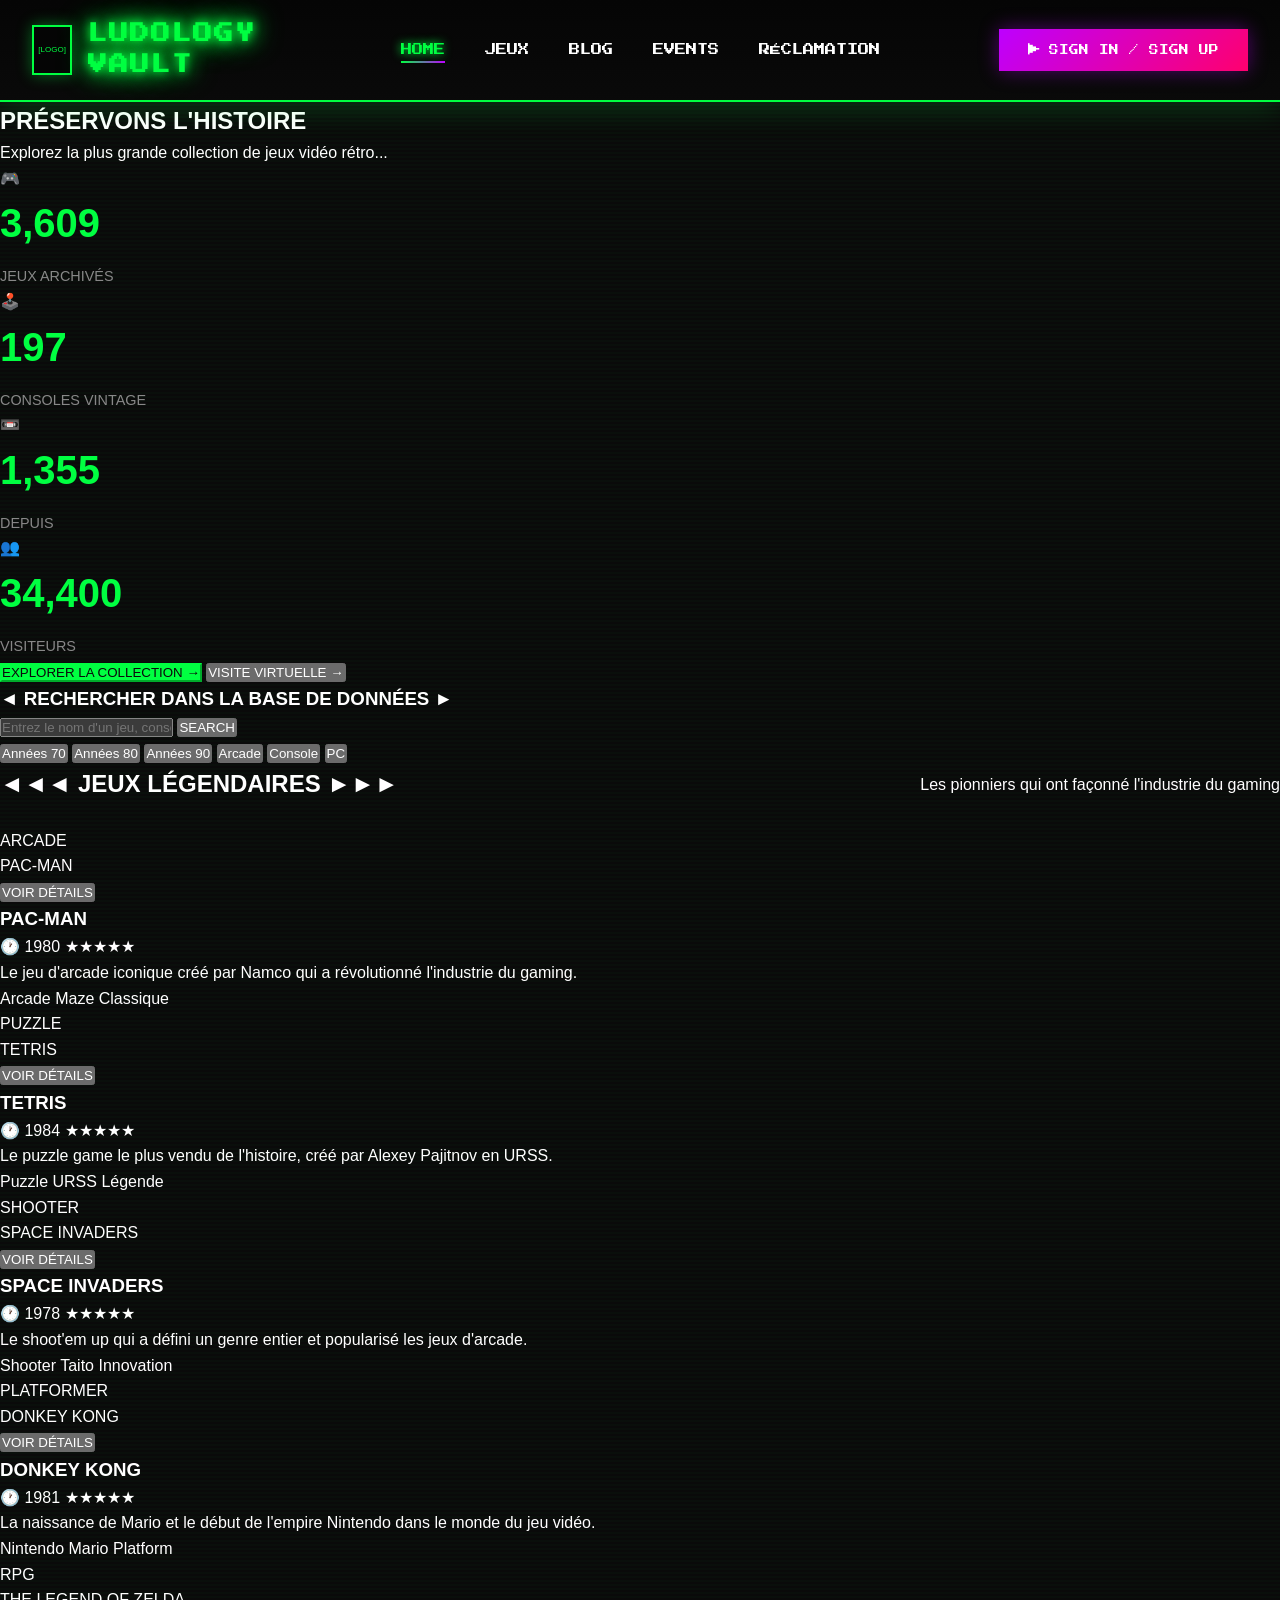
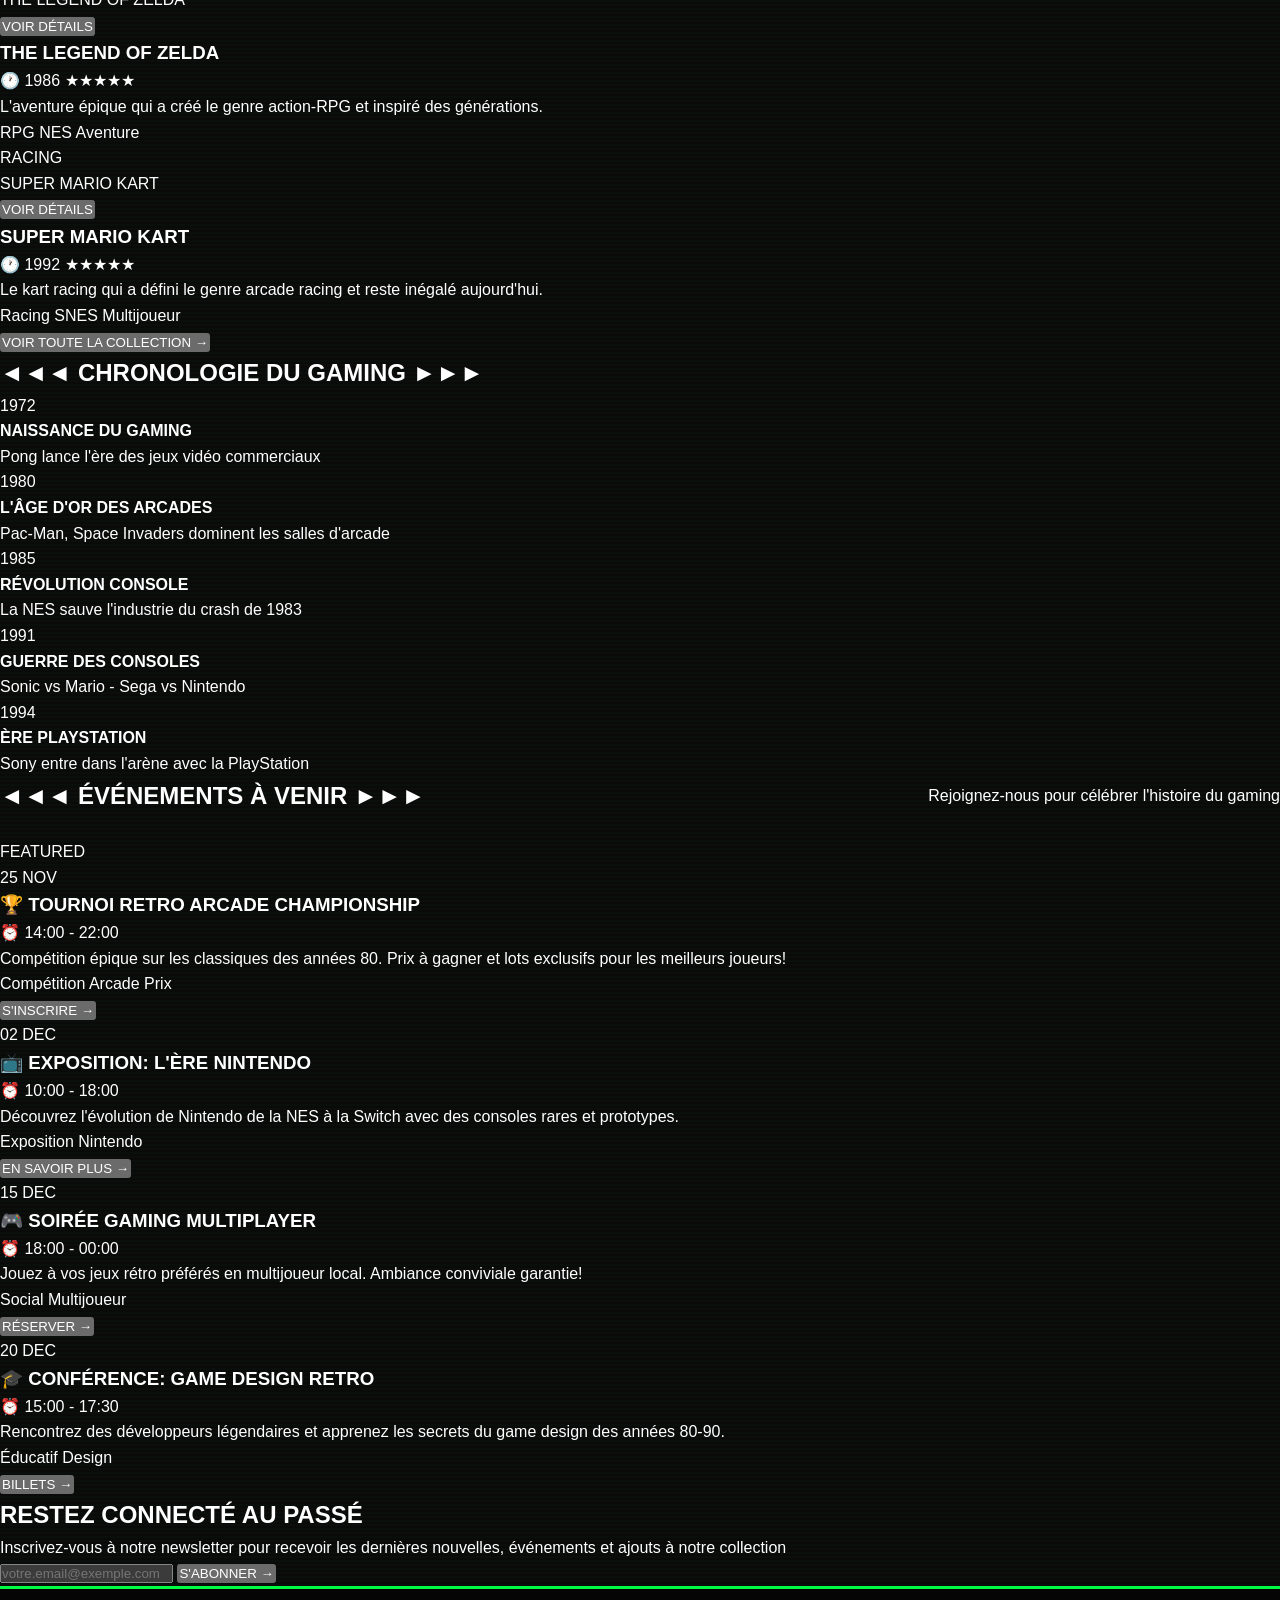
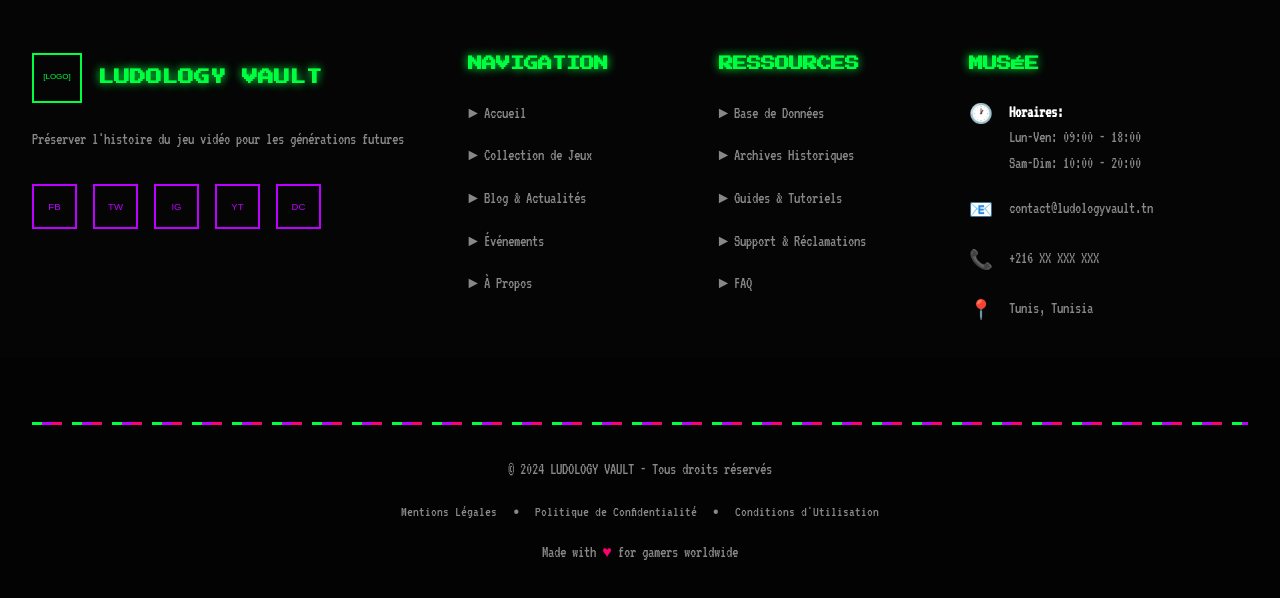
<file: view/frontoffice/index.html>
<!DOCTYPE html>
<html lang="fr">
<head>
    <meta charset="UTF-8">
    <meta name="viewport" content="width=device-width, initial-scale=1.0">
    <title>Ludology Vault - Gaming Museum</title>
    <link rel="stylesheet" href="style.css">
    <link href="https://fonts.googleapis.com/css2?family=Press+Start+2P&family=VT323&display=swap" rel="stylesheet">
</head>
<body>
    <!-- Particules d'arrière-plan -->
    <div class="particles">
        <div class="particle"></div>
        <div class="particle"></div>
        <div class="particle"></div>
        <div class="particle"></div>
        <div class="particle"></div>
        <div class="particle"></div>
        <div class="particle"></div>
        <div class="particle"></div>
        <div class="particle"></div>
        <div class="particle"></div>
    </div>

    <!-- Navigation Bar -->
    <nav class="navbar">
        <div class="nav-container">
            <div class="nav-left">
                <div class="logo-container">
                    <div class="logo-placeholder">[LOGO]</div>
                    <h1 class="site-title">LUDOLOGY VAULT</h1>
                </div>
            </div>
            
            <div class="nav-center">
                <ul class="nav-menu">
                    <li><a href="index.html" class="active">HOME</a></li>
                    <li><a href="games.php">JEUX</a></li>
                    <li><a href="blog.html">BLOG</a></li>
                    <li><a href="events.html">EVENTS</a></li>
                    <li><a href="reclamation.html">RÉCLAMATION</a></li>
                </ul>
            </div>
            
            <div class="nav-right">
                <button class="btn-auth">
                    <span class="btn-icon">▶</span> SIGN IN / SIGN UP
                </button>
            </div>
        </div>
    </nav>

    <!-- Hero Section -->
    <section class="hero">
        <div class="scanline"></div>
        <div class="crt-effect"></div>
        <div class="grid-background"></div>
        
        <div class="hero-content">
            <div class="glitch-wrapper">
                <h2 class="hero-title glitch" data-text="PRÉSERVONS L'HISTOIRE">PRÉSERVONS L'HISTOIRE</h2>
            </div>
            <p class="hero-subtitle">
                <span class="typing-text">Explorez la plus grande collection de jeux vidéo rétro...</span>
            </p>
            
            <div class="hero-stats">
                <div class="stat-box">
                    <div class="stat-icon">🎮</div>
                    <span class="stat-number" data-target="5247">0</span>
                    <span class="stat-label">JEUX ARCHIVÉS</span>
                </div>
                <div class="stat-box">
                    <div class="stat-icon">🕹️</div>
                    <span class="stat-number" data-target="287">0</span>
                    <span class="stat-label">CONSOLES VINTAGE</span>
                </div>
                <div class="stat-box">
                    <div class="stat-icon">📼</div>
                    <span class="stat-number" data-target="1970">0</span>
                    <span class="stat-label">DEPUIS</span>
                </div>
                <div class="stat-box">
                    <div class="stat-icon">👥</div>
                    <span class="stat-number" data-target="50000">0</span>
                    <span class="stat-label">VISITEURS</span>
                </div>
            </div>
            
            <div class="cta-buttons">
                <button class="btn-primary">
                    <span>EXPLORER LA COLLECTION</span>
                    <span class="btn-arrow">→</span>
                </button>
                <button class="btn-secondary-hero">
                    <span>VISITE VIRTUELLE</span>
                    <span class="btn-arrow">→</span>
                </button>
            </div>
        </div>
    </section>

    <!-- Search Bar Section -->
    <section class="search-section">
        <div class="search-container">
            <h3 class="search-title">◄ RECHERCHER DANS LA BASE DE DONNÉES ►</h3>
            <div class="search-bar">
                <input type="text" placeholder="Entrez le nom d'un jeu, console, année..." class="search-input">
                <button class="search-button">SEARCH</button>
            </div>
            <div class="quick-filters">
                <button class="filter-chip">Années 70</button>
                <button class="filter-chip">Années 80</button>
                <button class="filter-chip">Années 90</button>
                <button class="filter-chip">Arcade</button>
                <button class="filter-chip">Console</button>
                <button class="filter-chip">PC</button>
            </div>
        </div>
    </section>

    <!-- Featured Games Section -->
    <section class="featured-section">
        <div class="section-header">
            <h2 class="section-title">
                <span class="title-bracket">◄◄◄</span>
                JEUX LÉGENDAIRES
                <span class="title-bracket">►►►</span>
            </h2>
            <p class="section-subtitle">Les pionniers qui ont façonné l'industrie du gaming</p>
        </div>
        
        <div class="games-grid">
            <div class="game-card">
                <div class="game-badge">ARCADE</div>
                <div class="game-image">
                    <div class="pixel-art">
                        <div class="pixel-placeholder">PAC-MAN</div>
                        <div class="hover-overlay">
                            <button class="quick-view">VOIR DÉTAILS</button>
                        </div>
                    </div>
                </div>
                <div class="game-info">
                    <h3>PAC-MAN</h3>
                    <div class="game-meta">
                        <span class="game-year">🕐 1980</span>
                        <span class="game-rating">★★★★★</span>
                    </div>
                    <p class="game-desc">Le jeu d'arcade iconique créé par Namco qui a révolutionné l'industrie du gaming.</p>
                    <div class="game-tags">
                        <span class="tag">Arcade</span>
                        <span class="tag">Maze</span>
                        <span class="tag">Classique</span>
                    </div>
                </div>
            </div>

            <div class="game-card">
                <div class="game-badge">PUZZLE</div>
                <div class="game-image">
                    <div class="pixel-art">
                        <div class="pixel-placeholder">TETRIS</div>
                        <div class="hover-overlay">
                            <button class="quick-view">VOIR DÉTAILS</button>
                        </div>
                    </div>
                </div>
                <div class="game-info">
                    <h3>TETRIS</h3>
                    <div class="game-meta">
                        <span class="game-year">🕐 1984</span>
                        <span class="game-rating">★★★★★</span>
                    </div>
                    <p class="game-desc">Le puzzle game le plus vendu de l'histoire, créé par Alexey Pajitnov en URSS.</p>
                    <div class="game-tags">
                        <span class="tag">Puzzle</span>
                        <span class="tag">URSS</span>
                        <span class="tag">Légende</span>
                    </div>
                </div>
            </div>

            <div class="game-card">
                <div class="game-badge">SHOOTER</div>
                <div class="game-image">
                    <div class="pixel-art">
                        <div class="pixel-placeholder">SPACE INVADERS</div>
                        <div class="hover-overlay">
                            <button class="quick-view">VOIR DÉTAILS</button>
                        </div>
                    </div>
                </div>
                <div class="game-info">
                    <h3>SPACE INVADERS</h3>
                    <div class="game-meta">
                        <span class="game-year">🕐 1978</span>
                        <span class="game-rating">★★★★★</span>
                    </div>
                    <p class="game-desc">Le shoot'em up qui a défini un genre entier et popularisé les jeux d'arcade.</p>
                    <div class="game-tags">
                        <span class="tag">Shooter</span>
                        <span class="tag">Taito</span>
                        <span class="tag">Innovation</span>
                    </div>
                </div>
            </div>

            <div class="game-card">
                <div class="game-badge">PLATFORMER</div>
                <div class="game-image">
                    <div class="pixel-art">
                        <div class="pixel-placeholder">DONKEY KONG</div>
                        <div class="hover-overlay">
                            <button class="quick-view">VOIR DÉTAILS</button>
                        </div>
                    </div>
                </div>
                <div class="game-info">
                    <h3>DONKEY KONG</h3>
                    <div class="game-meta">
                        <span class="game-year">🕐 1981</span>
                        <span class="game-rating">★★★★★</span>
                    </div>
                    <p class="game-desc">La naissance de Mario et le début de l'empire Nintendo dans le monde du jeu vidéo.</p>
                    <div class="game-tags">
                        <span class="tag">Nintendo</span>
                        <span class="tag">Mario</span>
                        <span class="tag">Platform</span>
                    </div>
                </div>
            </div>

            <div class="game-card">
                <div class="game-badge">RPG</div>
                <div class="game-image">
                    <div class="pixel-art">
                        <div class="pixel-placeholder">THE LEGEND OF ZELDA</div>
                        <div class="hover-overlay">
                            <button class="quick-view">VOIR DÉTAILS</button>
                        </div>
                    </div>
                </div>
                <div class="game-info">
                    <h3>THE LEGEND OF ZELDA</h3>
                    <div class="game-meta">
                        <span class="game-year">🕐 1986</span>
                        <span class="game-rating">★★★★★</span>
                    </div>
                    <p class="game-desc">L'aventure épique qui a créé le genre action-RPG et inspiré des générations.</p>
                    <div class="game-tags">
                        <span class="tag">RPG</span>
                        <span class="tag">NES</span>
                        <span class="tag">Aventure</span>
                    </div>
                </div>
            </div>

            <div class="game-card">
                <div class="game-badge">RACING</div>
                <div class="game-image">
                    <div class="pixel-art">
                        <div class="pixel-placeholder">SUPER MARIO KART</div>
                        <div class="hover-overlay">
                            <button class="quick-view">VOIR DÉTAILS</button>
                        </div>
                    </div>
                </div>
                <div class="game-info">
                    <h3>SUPER MARIO KART</h3>
                    <div class="game-meta">
                        <span class="game-year">🕐 1992</span>
                        <span class="game-rating">★★★★★</span>
                    </div>
                    <p class="game-desc">Le kart racing qui a défini le genre arcade racing et reste inégalé aujourd'hui.</p>
                    <div class="game-tags">
                        <span class="tag">Racing</span>
                        <span class="tag">SNES</span>
                        <span class="tag">Multijoueur</span>
                    </div>
                </div>
            </div>
        </div>
        
        <div class="view-all-container">
            <button class="btn-view-all">VOIR TOUTE LA COLLECTION →</button>
        </div>
    </section>

    <!-- Timeline Section -->
    <section class="timeline-section">
        <h2 class="section-title">
            <span class="title-bracket">◄◄◄</span>
            CHRONOLOGIE DU GAMING
            <span class="title-bracket">►►►</span>
        </h2>
        <div class="timeline">
            <div class="timeline-item">
                <div class="timeline-year">1972</div>
                <div class="timeline-content">
                    <h4>NAISSANCE DU GAMING</h4>
                    <p>Pong lance l'ère des jeux vidéo commerciaux</p>
                </div>
            </div>
            <div class="timeline-item">
                <div class="timeline-year">1980</div>
                <div class="timeline-content">
                    <h4>L'ÂGE D'OR DES ARCADES</h4>
                    <p>Pac-Man, Space Invaders dominent les salles d'arcade</p>
                </div>
            </div>
            <div class="timeline-item">
                <div class="timeline-year">1985</div>
                <div class="timeline-content">
                    <h4>RÉVOLUTION CONSOLE</h4>
                    <p>La NES sauve l'industrie du crash de 1983</p>
                </div>
            </div>
            <div class="timeline-item">
                <div class="timeline-year">1991</div>
                <div class="timeline-content">
                    <h4>GUERRE DES CONSOLES</h4>
                    <p>Sonic vs Mario - Sega vs Nintendo</p>
                </div>
            </div>
            <div class="timeline-item">
                <div class="timeline-year">1994</div>
                <div class="timeline-content">
                    <h4>ÈRE PLAYSTATION</h4>
                    <p>Sony entre dans l'arène avec la PlayStation</p>
                </div>
            </div>
        </div>
    </section>

    <!-- Events Section -->
    <section class="events-section">
        <div class="section-header">
            <h2 class="section-title">
                <span class="title-bracket">◄◄◄</span>
                ÉVÉNEMENTS À VENIR
                <span class="title-bracket">►►►</span>
            </h2>
            <p class="section-subtitle">Rejoignez-nous pour célébrer l'histoire du gaming</p>
        </div>
        
        <div class="events-grid">
            <div class="event-card featured-event">
                <div class="event-header">
                    <div class="event-badge">FEATURED</div>
                    <div class="event-date-box">
                        <span class="date-day">25</span>
                        <span class="date-month">NOV</span>
                    </div>
                </div>
                <div class="event-content">
                    <h3>🏆 TOURNOI RETRO ARCADE CHAMPIONSHIP</h3>
                    <p class="event-time">⏰ 14:00 - 22:00</p>
                    <p class="event-description">Compétition épique sur les classiques des années 80. Prix à gagner et lots exclusifs pour les meilleurs joueurs!</p>
                    <div class="event-tags">
                        <span class="event-tag">Compétition</span>
                        <span class="event-tag">Arcade</span>
                        <span class="event-tag">Prix</span>
                    </div>
                    <button class="btn-event">S'INSCRIRE →</button>
                </div>
            </div>

            <div class="event-card">
                <div class="event-header">
                    <div class="event-date-box">
                        <span class="date-day">02</span>
                        <span class="date-month">DEC</span>
                    </div>
                </div>
                <div class="event-content">
                    <h3>📺 EXPOSITION: L'ÈRE NINTENDO</h3>
                    <p class="event-time">⏰ 10:00 - 18:00</p>
                    <p class="event-description">Découvrez l'évolution de Nintendo de la NES à la Switch avec des consoles rares et prototypes.</p>
                    <div class="event-tags">
                        <span class="event-tag">Exposition</span>
                        <span class="event-tag">Nintendo</span>
                    </div>
                    <button class="btn-event">EN SAVOIR PLUS →</button>
                </div>
            </div>

            <div class="event-card">
                <div class="event-header">
                    <div class="event-date-box">
                        <span class="date-day">15</span>
                        <span class="date-month">DEC</span>
                    </div>
                </div>
                <div class="event-content">
                    <h3>🎮 SOIRÉE GAMING MULTIPLAYER</h3>
                    <p class="event-time">⏰ 18:00 - 00:00</p>
                    <p class="event-description">Jouez à vos jeux rétro préférés en multijoueur local. Ambiance conviviale garantie!</p>
                    <div class="event-tags">
                        <span class="event-tag">Social</span>
                        <span class="event-tag">Multijoueur</span>
                    </div>
                    <button class="btn-event">RÉSERVER →</button>
                </div>
            </div>

            <div class="event-card">
                <div class="event-header">
                    <div class="event-date-box">
                        <span class="date-day">20</span>
                        <span class="date-month">DEC</span>
                    </div>
                </div>
                <div class="event-content">
                    <h3>🎓 CONFÉRENCE: GAME DESIGN RETRO</h3>
                    <p class="event-time">⏰ 15:00 - 17:30</p>
                    <p class="event-description">Rencontrez des développeurs légendaires et apprenez les secrets du game design des années 80-90.</p>
                    <div class="event-tags">
                        <span class="event-tag">Éducatif</span>
                        <span class="event-tag">Design</span>
                    </div>
                    <button class="btn-event">BILLETS →</button>
                </div>
            </div>
        </div>
    </section>

    <!-- Newsletter Section -->
    <section class="newsletter-section">
        <div class="newsletter-container">
            <div class="newsletter-content">
                <h2>RESTEZ CONNECTÉ AU PASSÉ</h2>
                <p>Inscrivez-vous à notre newsletter pour recevoir les dernières nouvelles, événements et ajouts à notre collection</p>
            </div>
            <div class="newsletter-form">
                <input type="email" placeholder="votre.email@exemple.com" class="newsletter-input">
                <button class="newsletter-button">S'ABONNER →</button>
            </div>
        </div>
    </section>

    <!-- Footer -->
    <footer class="footer">
        <div class="footer-top">
            <div class="footer-content">
                <div class="footer-section footer-about">
                    <div class="footer-logo">
                        <div class="footer-logo-placeholder">[LOGO]</div>
                        <h3>LUDOLOGY VAULT</h3>
                    </div>
                    <p class="footer-tagline">Préserver l'histoire du jeu vidéo pour les générations futures</p>
                    <div class="social-links">
                        <a href="#" class="social-icon" title="Facebook">
                            <span>FB</span>
                        </a>
                        <a href="#" class="social-icon" title="Twitter">
                            <span>TW</span>
                        </a>
                        <a href="#" class="social-icon" title="Instagram">
                            <span>IG</span>
                        </a>
                        <a href="#" class="social-icon" title="YouTube">
                            <span>YT</span>
                        </a>
                        <a href="#" class="social-icon" title="Discord">
                            <span>DC</span>
                        </a>
                    </div>
                </div>

                <div class="footer-section">
                    <h3 class="footer-title">NAVIGATION</h3>
                    <ul class="footer-links">
                        <li><a href="index.html">► Accueil</a></li>
                        <li><a href="games.html">► Collection de Jeux</a></li>
                        <li><a href="blog.html">► Blog & Actualités</a></li>
                        <li><a href="events.html">► Événements</a></li>
                        <li><a href="#">► À Propos</a></li>
                    </ul>
                </div>

                <div class="footer-section">
                    <h3 class="footer-title">RESSOURCES</h3>
                    <ul class="footer-links">
                        <li><a href="#">► Base de Données</a></li>
                        <li><a href="#">► Archives Historiques</a></li>
                        <li><a href="#">► Guides & Tutoriels</a></li>
                        <li><a href="reclamation.html">► Support & Réclamations</a></li>
                        <li><a href="#">► FAQ</a></li>
                    </ul>
                </div>

                <div class="footer-section">
                    <h3 class="footer-title">MUSÉE</h3>
                    <div class="footer-info">
                        <p class="info-item">
                            <span class="info-icon">🕐</span>
                            <span class="info-content">
                                <strong>Horaires:</strong><br>
                                Lun-Ven: 09:00 - 18:00<br>
                                Sam-Dim: 10:00 - 20:00
                            </span>
                        </p>
                        <p class="info-item">
                            <span class="info-icon">📧</span>
                            <span class="info-content">contact@ludologyvault.tn</span>
                        </p>
                        <p class="info-item">
                            <span class="info-icon">📞</span>
                            <span class="info-content">+216 XX XXX XXX</span>
                        </p>
                        <p class="info-item">
                            <span class="info-icon">📍</span>
                            <span class="info-content">Tunis, Tunisia</span>
                        </p>
                    </div>
                </div>
            </div>
        </div>

        <div class="footer-bottom">
            <div class="pixel-divider"></div>
            <div class="footer-bottom-content">
                <p class="copyright">&copy; 2024 LUDOLOGY VAULT - Tous droits réservés</p>
                <div class="footer-bottom-links">
                    <a href="#">Mentions Légales</a>
                    <span>•</span>
                    <a href="#">Politique de Confidentialité</a>
                    <span>•</span>
                    <a href="#">Conditions d'Utilisation</a>
                </div>
                <p class="made-with">Made with <span class="heart">♥</span> for gamers worldwide</p>
            </div>
        </div>
    </footer>

    <!-- Scroll to Top Button -->
    <button class="scroll-top" id="scrollTop">
        <span>▲</span>
    </button>

    <script src="script.js"></script>
</body>
</html>
</file>
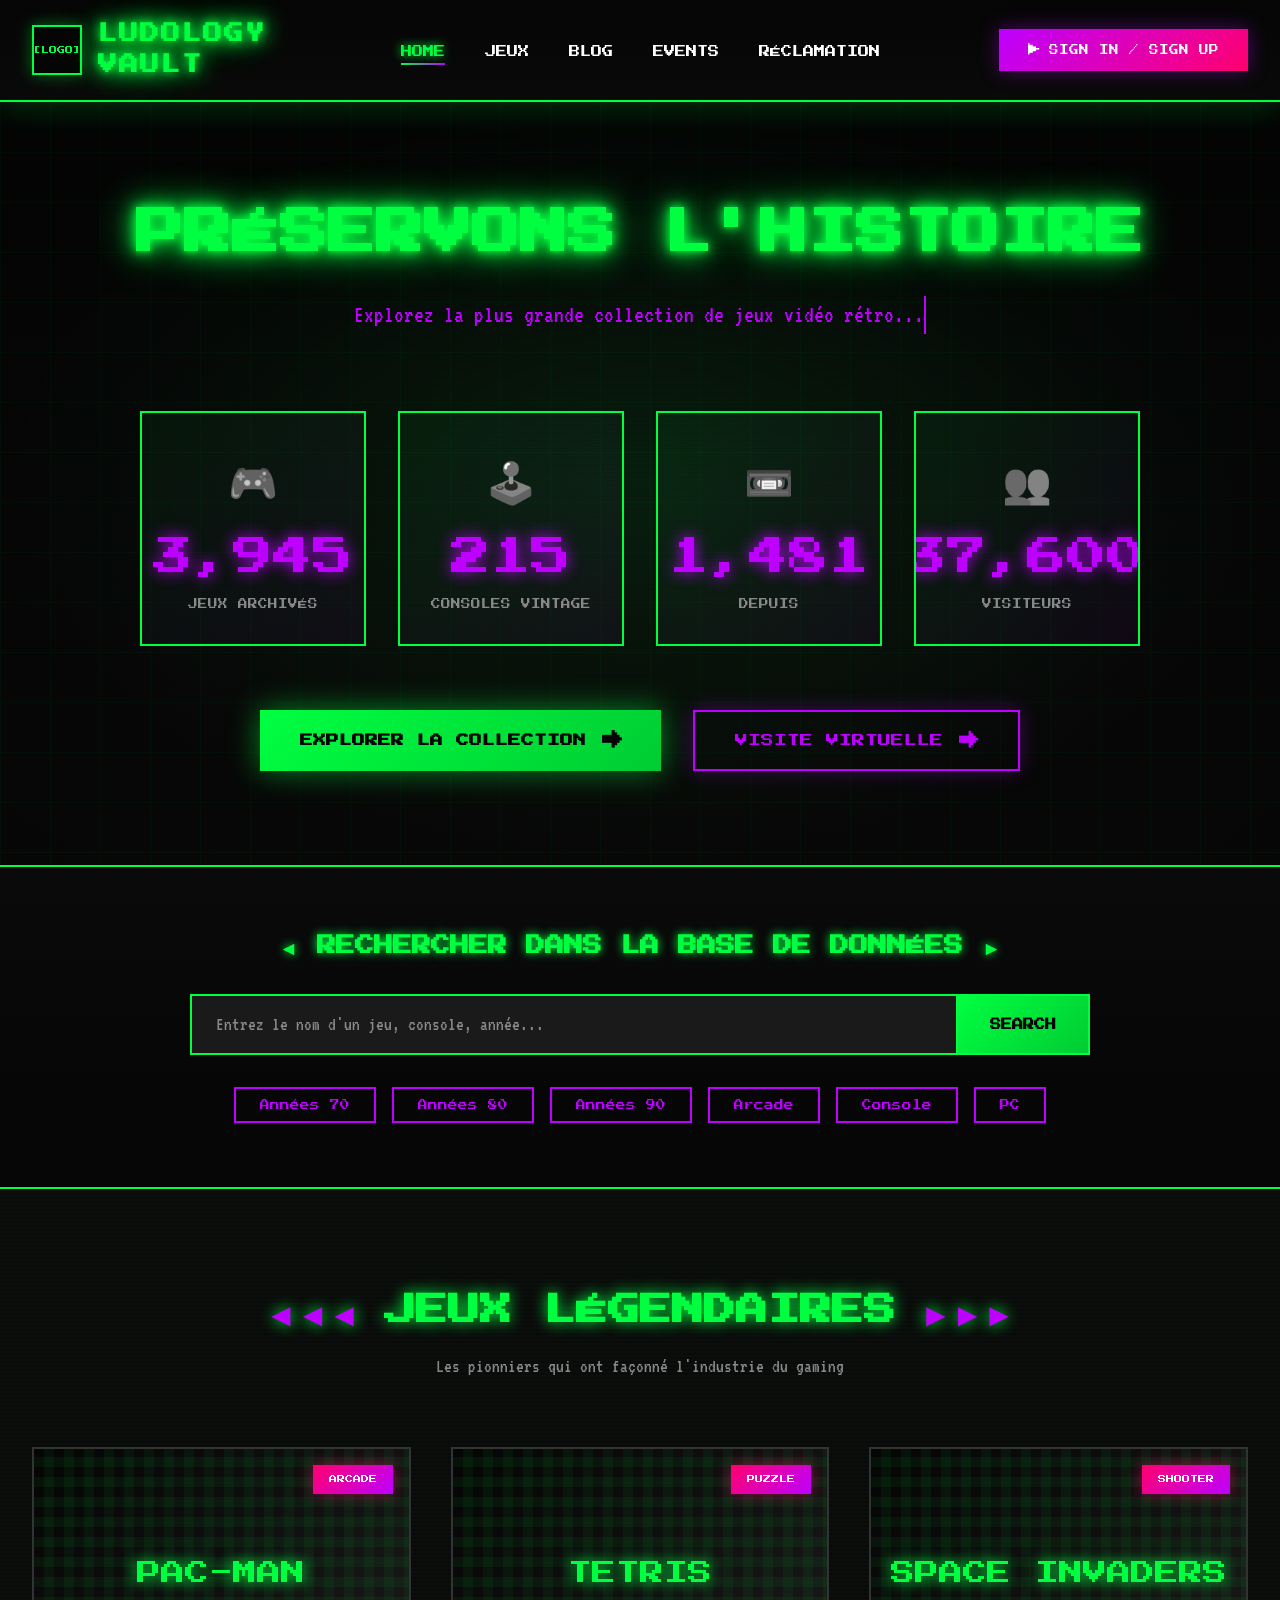
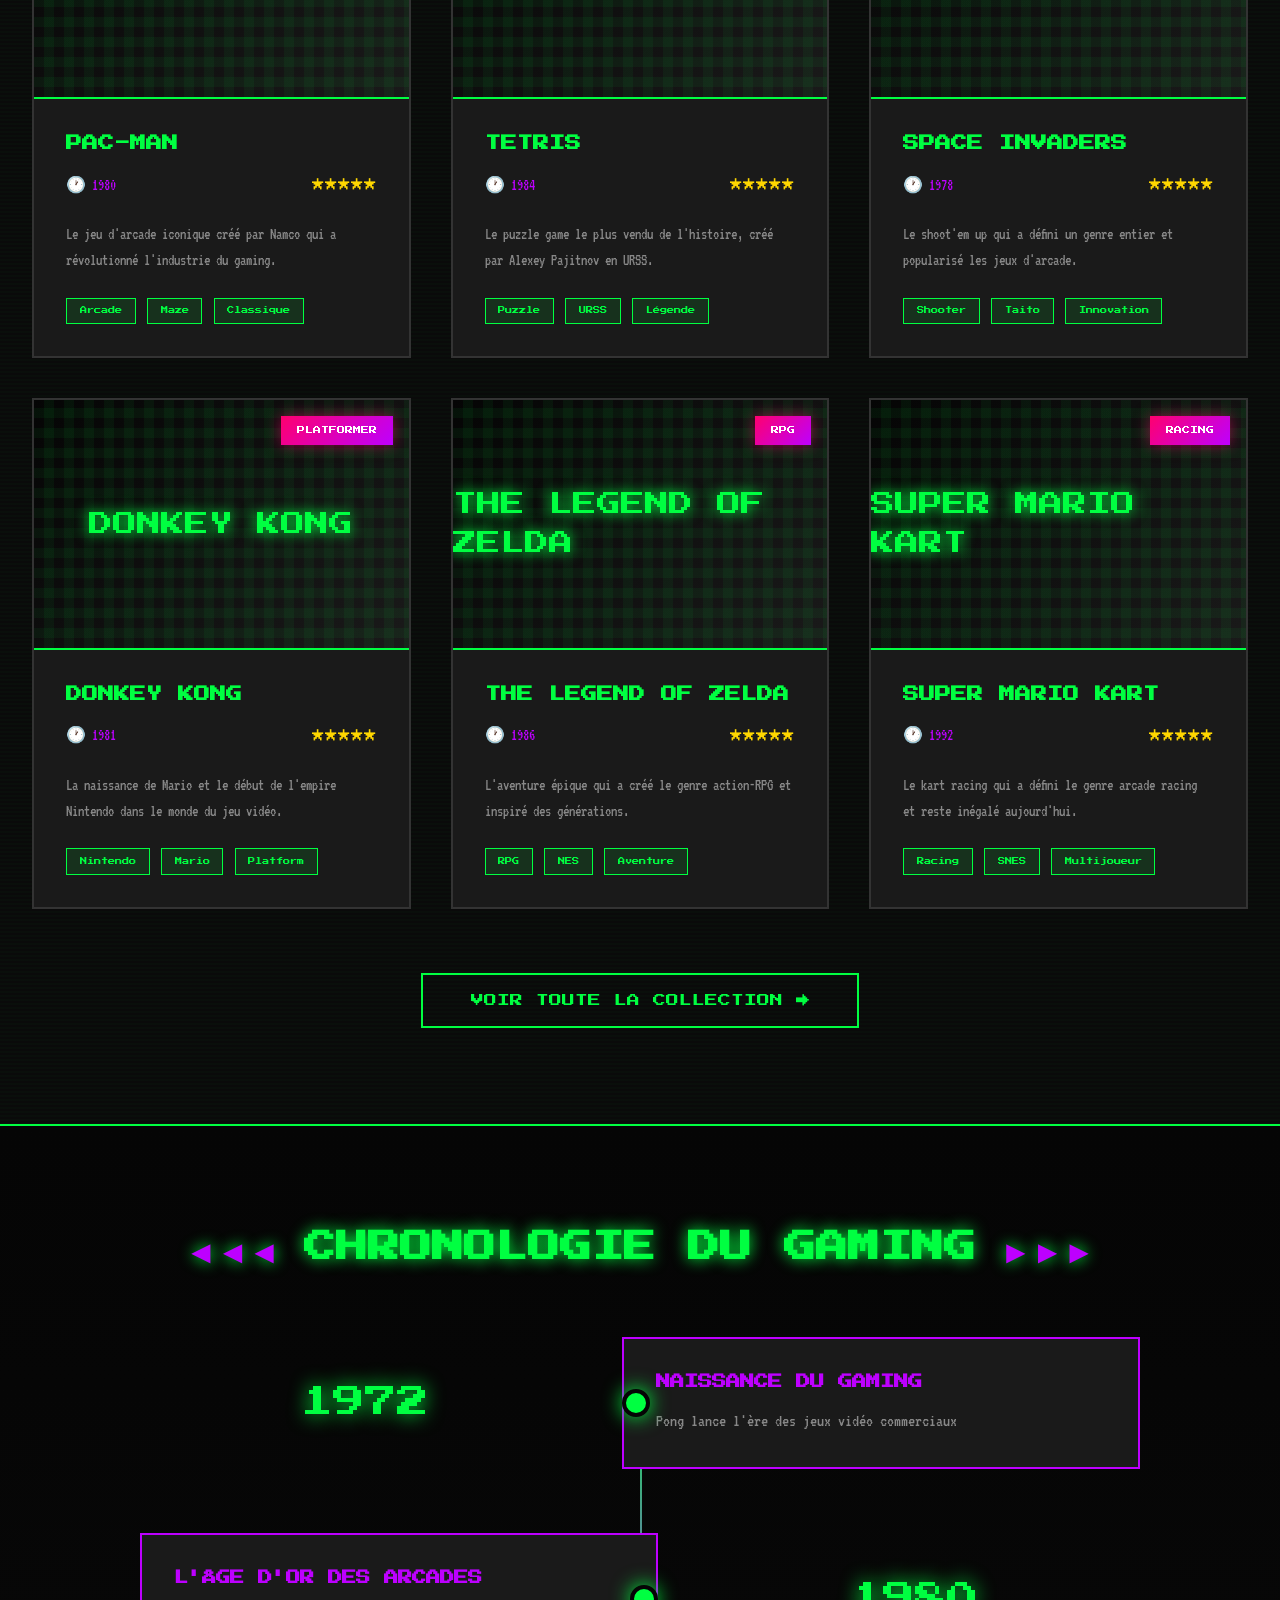
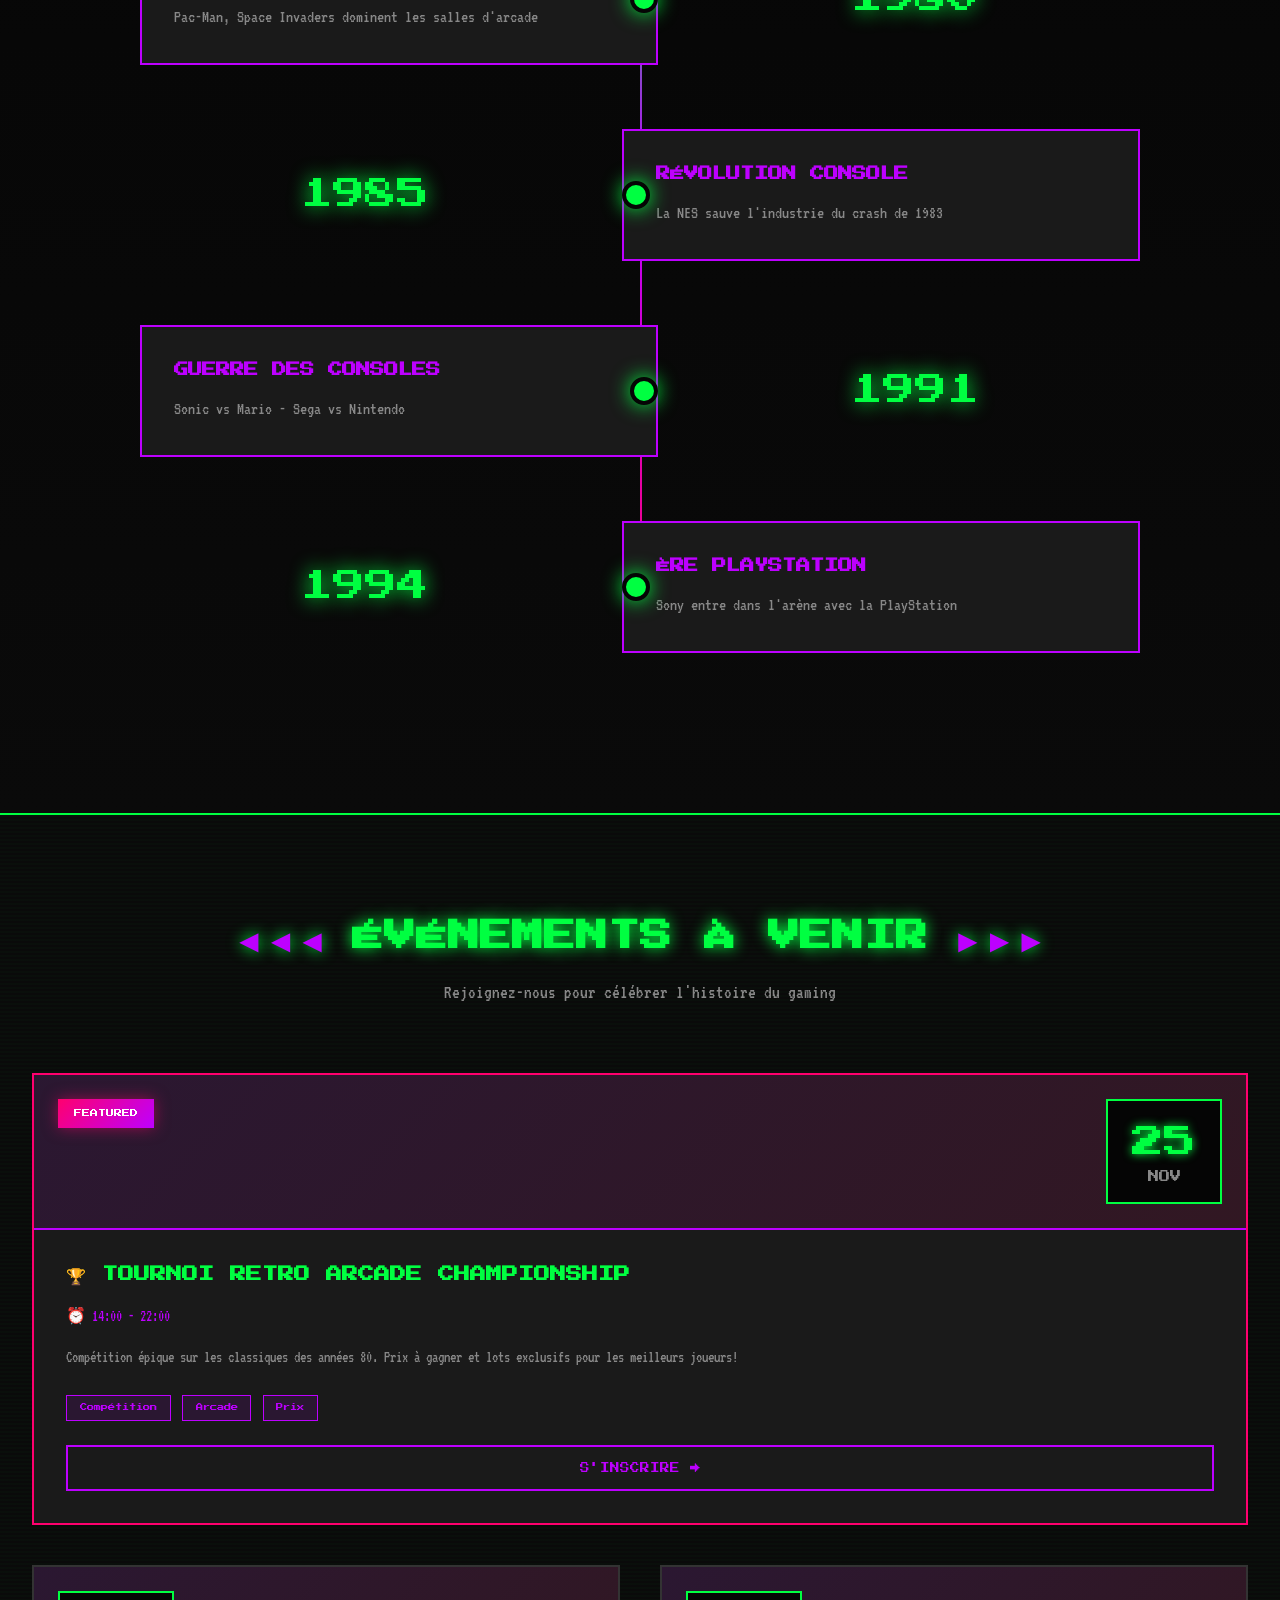
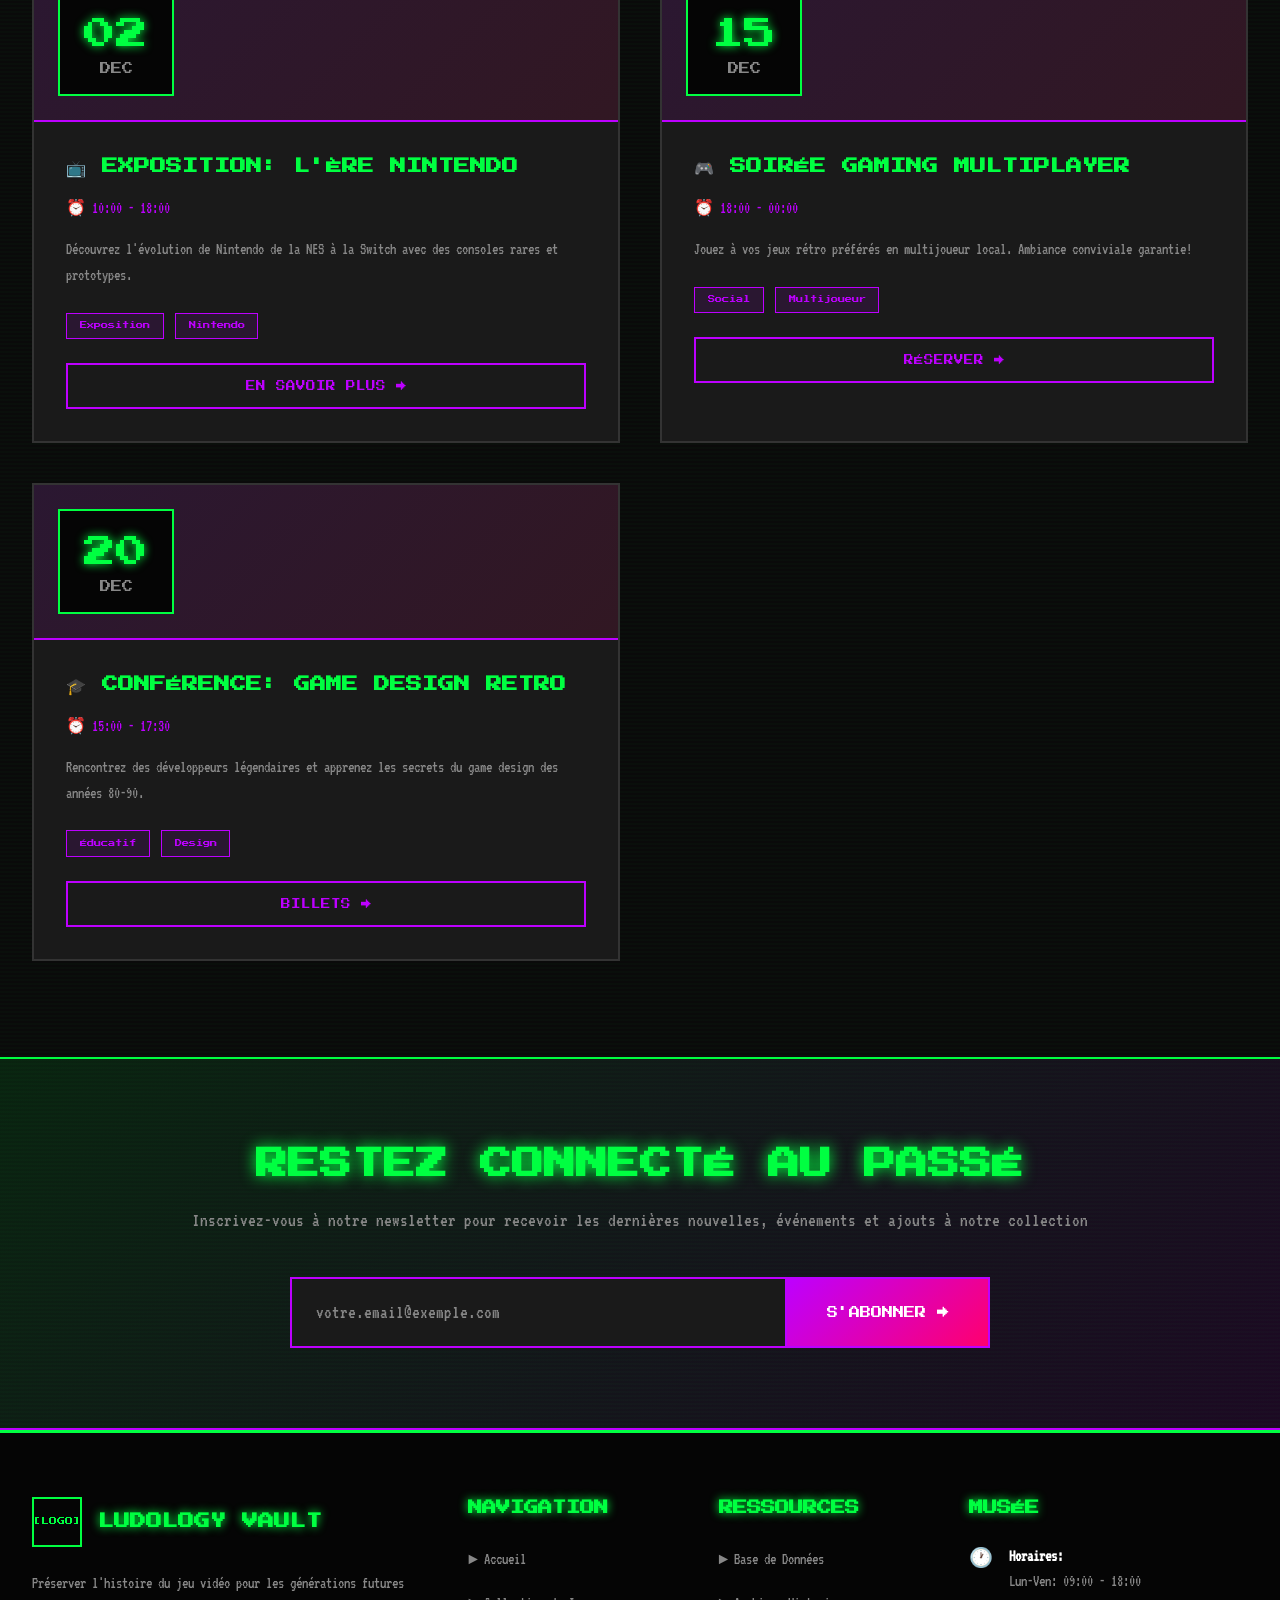
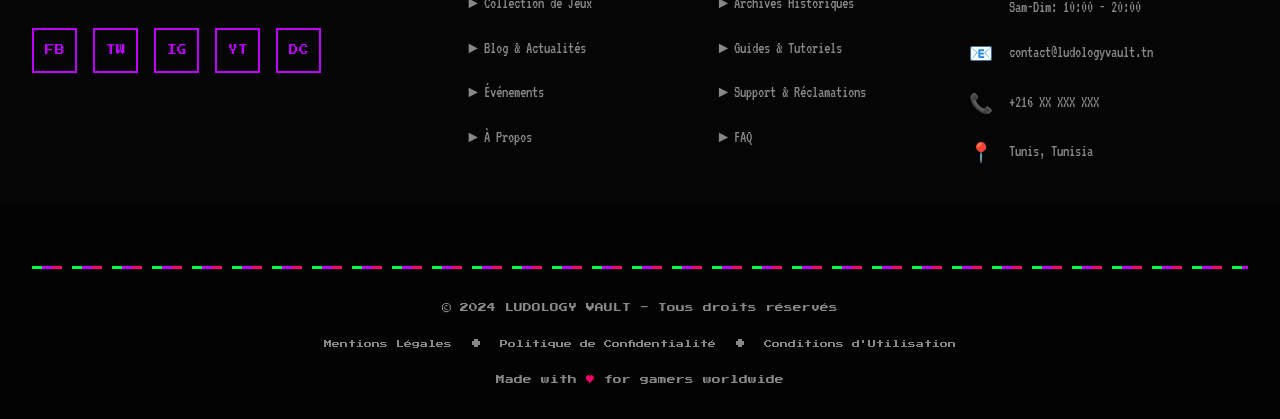
<file: Crud-Jeux/view/frontoffice/index.html>
<!DOCTYPE html>
<html lang="fr">
<head>
    <meta charset="UTF-8">
    <meta name="viewport" content="width=device-width, initial-scale=1.0">
    <title>Ludology Vault - Gaming Museum</title>
    <link rel="stylesheet" href="style.css">
    <link href="https://fonts.googleapis.com/css2?family=Press+Start+2P&family=VT323&display=swap" rel="stylesheet">
</head>
<body>
    <!-- Particules d'arrière-plan -->
    <div class="particles">
        <div class="particle"></div>
        <div class="particle"></div>
        <div class="particle"></div>
        <div class="particle"></div>
        <div class="particle"></div>
        <div class="particle"></div>
        <div class="particle"></div>
        <div class="particle"></div>
        <div class="particle"></div>
        <div class="particle"></div>
    </div>

    <!-- Navigation Bar -->
    <nav class="navbar">
        <div class="nav-container">
            <div class="nav-left">
                <div class="logo-container">
                    <div class="logo-placeholder">[LOGO]</div>
                    <h1 class="site-title">LUDOLOGY VAULT</h1>
                </div>
            </div>
            
            <div class="nav-center">
                <ul class="nav-menu">
                    <li><a href="index.html" class="active">HOME</a></li>
                    <li><a href="games.php">JEUX</a></li>
                    <li><a href="blog.html">BLOG</a></li>
                    <li><a href="events.html">EVENTS</a></li>
                    <li><a href="reclamation.html">RÉCLAMATION</a></li>
                </ul>
            </div>
            
            <div class="nav-right">
                <button class="btn-auth">
                    <span class="btn-icon">▶</span> SIGN IN / SIGN UP
                </button>
            </div>
        </div>
    </nav>

    <!-- Hero Section -->
    <section class="hero">
        <div class="scanline"></div>
        <div class="crt-effect"></div>
        <div class="grid-background"></div>
        
        <div class="hero-content">
            <div class="glitch-wrapper">
                <h2 class="hero-title glitch" data-text="PRÉSERVONS L'HISTOIRE">PRÉSERVONS L'HISTOIRE</h2>
            </div>
            <p class="hero-subtitle">
                <span class="typing-text">Explorez la plus grande collection de jeux vidéo rétro...</span>
            </p>
            
            <div class="hero-stats">
                <div class="stat-box">
                    <div class="stat-icon">🎮</div>
                    <span class="stat-number" data-target="5247">0</span>
                    <span class="stat-label">JEUX ARCHIVÉS</span>
                </div>
                <div class="stat-box">
                    <div class="stat-icon">🕹️</div>
                    <span class="stat-number" data-target="287">0</span>
                    <span class="stat-label">CONSOLES VINTAGE</span>
                </div>
                <div class="stat-box">
                    <div class="stat-icon">📼</div>
                    <span class="stat-number" data-target="1970">0</span>
                    <span class="stat-label">DEPUIS</span>
                </div>
                <div class="stat-box">
                    <div class="stat-icon">👥</div>
                    <span class="stat-number" data-target="50000">0</span>
                    <span class="stat-label">VISITEURS</span>
                </div>
            </div>
            
            <div class="cta-buttons">
                <button class="btn-primary">
                    <span>EXPLORER LA COLLECTION</span>
                    <span class="btn-arrow">→</span>
                </button>
                <button class="btn-secondary-hero">
                    <span>VISITE VIRTUELLE</span>
                    <span class="btn-arrow">→</span>
                </button>
            </div>
        </div>
    </section>

    <!-- Search Bar Section -->
    <section class="search-section">
        <div class="search-container">
            <h3 class="search-title">◄ RECHERCHER DANS LA BASE DE DONNÉES ►</h3>
            <div class="search-bar">
                <input type="text" placeholder="Entrez le nom d'un jeu, console, année..." class="search-input">
                <button class="search-button">SEARCH</button>
            </div>
            <div class="quick-filters">
                <button class="filter-chip">Années 70</button>
                <button class="filter-chip">Années 80</button>
                <button class="filter-chip">Années 90</button>
                <button class="filter-chip">Arcade</button>
                <button class="filter-chip">Console</button>
                <button class="filter-chip">PC</button>
            </div>
        </div>
    </section>

    <!-- Featured Games Section -->
    <section class="featured-section">
        <div class="section-header">
            <h2 class="section-title">
                <span class="title-bracket">◄◄◄</span>
                JEUX LÉGENDAIRES
                <span class="title-bracket">►►►</span>
            </h2>
            <p class="section-subtitle">Les pionniers qui ont façonné l'industrie du gaming</p>
        </div>
        
        <div class="games-grid">
            <div class="game-card">
                <div class="game-badge">ARCADE</div>
                <div class="game-image">
                    <div class="pixel-art">
                        <div class="pixel-placeholder">PAC-MAN</div>
                        <div class="hover-overlay">
                            <button class="quick-view">VOIR DÉTAILS</button>
                        </div>
                    </div>
                </div>
                <div class="game-info">
                    <h3>PAC-MAN</h3>
                    <div class="game-meta">
                        <span class="game-year">🕐 1980</span>
                        <span class="game-rating">★★★★★</span>
                    </div>
                    <p class="game-desc">Le jeu d'arcade iconique créé par Namco qui a révolutionné l'industrie du gaming.</p>
                    <div class="game-tags">
                        <span class="tag">Arcade</span>
                        <span class="tag">Maze</span>
                        <span class="tag">Classique</span>
                    </div>
                </div>
            </div>

            <div class="game-card">
                <div class="game-badge">PUZZLE</div>
                <div class="game-image">
                    <div class="pixel-art">
                        <div class="pixel-placeholder">TETRIS</div>
                        <div class="hover-overlay">
                            <button class="quick-view">VOIR DÉTAILS</button>
                        </div>
                    </div>
                </div>
                <div class="game-info">
                    <h3>TETRIS</h3>
                    <div class="game-meta">
                        <span class="game-year">🕐 1984</span>
                        <span class="game-rating">★★★★★</span>
                    </div>
                    <p class="game-desc">Le puzzle game le plus vendu de l'histoire, créé par Alexey Pajitnov en URSS.</p>
                    <div class="game-tags">
                        <span class="tag">Puzzle</span>
                        <span class="tag">URSS</span>
                        <span class="tag">Légende</span>
                    </div>
                </div>
            </div>

            <div class="game-card">
                <div class="game-badge">SHOOTER</div>
                <div class="game-image">
                    <div class="pixel-art">
                        <div class="pixel-placeholder">SPACE INVADERS</div>
                        <div class="hover-overlay">
                            <button class="quick-view">VOIR DÉTAILS</button>
                        </div>
                    </div>
                </div>
                <div class="game-info">
                    <h3>SPACE INVADERS</h3>
                    <div class="game-meta">
                        <span class="game-year">🕐 1978</span>
                        <span class="game-rating">★★★★★</span>
                    </div>
                    <p class="game-desc">Le shoot'em up qui a défini un genre entier et popularisé les jeux d'arcade.</p>
                    <div class="game-tags">
                        <span class="tag">Shooter</span>
                        <span class="tag">Taito</span>
                        <span class="tag">Innovation</span>
                    </div>
                </div>
            </div>

            <div class="game-card">
                <div class="game-badge">PLATFORMER</div>
                <div class="game-image">
                    <div class="pixel-art">
                        <div class="pixel-placeholder">DONKEY KONG</div>
                        <div class="hover-overlay">
                            <button class="quick-view">VOIR DÉTAILS</button>
                        </div>
                    </div>
                </div>
                <div class="game-info">
                    <h3>DONKEY KONG</h3>
                    <div class="game-meta">
                        <span class="game-year">🕐 1981</span>
                        <span class="game-rating">★★★★★</span>
                    </div>
                    <p class="game-desc">La naissance de Mario et le début de l'empire Nintendo dans le monde du jeu vidéo.</p>
                    <div class="game-tags">
                        <span class="tag">Nintendo</span>
                        <span class="tag">Mario</span>
                        <span class="tag">Platform</span>
                    </div>
                </div>
            </div>

            <div class="game-card">
                <div class="game-badge">RPG</div>
                <div class="game-image">
                    <div class="pixel-art">
                        <div class="pixel-placeholder">THE LEGEND OF ZELDA</div>
                        <div class="hover-overlay">
                            <button class="quick-view">VOIR DÉTAILS</button>
                        </div>
                    </div>
                </div>
                <div class="game-info">
                    <h3>THE LEGEND OF ZELDA</h3>
                    <div class="game-meta">
                        <span class="game-year">🕐 1986</span>
                        <span class="game-rating">★★★★★</span>
                    </div>
                    <p class="game-desc">L'aventure épique qui a créé le genre action-RPG et inspiré des générations.</p>
                    <div class="game-tags">
                        <span class="tag">RPG</span>
                        <span class="tag">NES</span>
                        <span class="tag">Aventure</span>
                    </div>
                </div>
            </div>

            <div class="game-card">
                <div class="game-badge">RACING</div>
                <div class="game-image">
                    <div class="pixel-art">
                        <div class="pixel-placeholder">SUPER MARIO KART</div>
                        <div class="hover-overlay">
                            <button class="quick-view">VOIR DÉTAILS</button>
                        </div>
                    </div>
                </div>
                <div class="game-info">
                    <h3>SUPER MARIO KART</h3>
                    <div class="game-meta">
                        <span class="game-year">🕐 1992</span>
                        <span class="game-rating">★★★★★</span>
                    </div>
                    <p class="game-desc">Le kart racing qui a défini le genre arcade racing et reste inégalé aujourd'hui.</p>
                    <div class="game-tags">
                        <span class="tag">Racing</span>
                        <span class="tag">SNES</span>
                        <span class="tag">Multijoueur</span>
                    </div>
                </div>
            </div>
        </div>
        
        <div class="view-all-container">
            <button class="btn-view-all">VOIR TOUTE LA COLLECTION →</button>
        </div>
    </section>

    <!-- Timeline Section -->
    <section class="timeline-section">
        <h2 class="section-title">
            <span class="title-bracket">◄◄◄</span>
            CHRONOLOGIE DU GAMING
            <span class="title-bracket">►►►</span>
        </h2>
        <div class="timeline">
            <div class="timeline-item">
                <div class="timeline-year">1972</div>
                <div class="timeline-content">
                    <h4>NAISSANCE DU GAMING</h4>
                    <p>Pong lance l'ère des jeux vidéo commerciaux</p>
                </div>
            </div>
            <div class="timeline-item">
                <div class="timeline-year">1980</div>
                <div class="timeline-content">
                    <h4>L'ÂGE D'OR DES ARCADES</h4>
                    <p>Pac-Man, Space Invaders dominent les salles d'arcade</p>
                </div>
            </div>
            <div class="timeline-item">
                <div class="timeline-year">1985</div>
                <div class="timeline-content">
                    <h4>RÉVOLUTION CONSOLE</h4>
                    <p>La NES sauve l'industrie du crash de 1983</p>
                </div>
            </div>
            <div class="timeline-item">
                <div class="timeline-year">1991</div>
                <div class="timeline-content">
                    <h4>GUERRE DES CONSOLES</h4>
                    <p>Sonic vs Mario - Sega vs Nintendo</p>
                </div>
            </div>
            <div class="timeline-item">
                <div class="timeline-year">1994</div>
                <div class="timeline-content">
                    <h4>ÈRE PLAYSTATION</h4>
                    <p>Sony entre dans l'arène avec la PlayStation</p>
                </div>
            </div>
        </div>
    </section>

    <!-- Events Section -->
    <section class="events-section">
        <div class="section-header">
            <h2 class="section-title">
                <span class="title-bracket">◄◄◄</span>
                ÉVÉNEMENTS À VENIR
                <span class="title-bracket">►►►</span>
            </h2>
            <p class="section-subtitle">Rejoignez-nous pour célébrer l'histoire du gaming</p>
        </div>
        
        <div class="events-grid">
            <div class="event-card featured-event">
                <div class="event-header">
                    <div class="event-badge">FEATURED</div>
                    <div class="event-date-box">
                        <span class="date-day">25</span>
                        <span class="date-month">NOV</span>
                    </div>
                </div>
                <div class="event-content">
                    <h3>🏆 TOURNOI RETRO ARCADE CHAMPIONSHIP</h3>
                    <p class="event-time">⏰ 14:00 - 22:00</p>
                    <p class="event-description">Compétition épique sur les classiques des années 80. Prix à gagner et lots exclusifs pour les meilleurs joueurs!</p>
                    <div class="event-tags">
                        <span class="event-tag">Compétition</span>
                        <span class="event-tag">Arcade</span>
                        <span class="event-tag">Prix</span>
                    </div>
                    <button class="btn-event">S'INSCRIRE →</button>
                </div>
            </div>

            <div class="event-card">
                <div class="event-header">
                    <div class="event-date-box">
                        <span class="date-day">02</span>
                        <span class="date-month">DEC</span>
                    </div>
                </div>
                <div class="event-content">
                    <h3>📺 EXPOSITION: L'ÈRE NINTENDO</h3>
                    <p class="event-time">⏰ 10:00 - 18:00</p>
                    <p class="event-description">Découvrez l'évolution de Nintendo de la NES à la Switch avec des consoles rares et prototypes.</p>
                    <div class="event-tags">
                        <span class="event-tag">Exposition</span>
                        <span class="event-tag">Nintendo</span>
                    </div>
                    <button class="btn-event">EN SAVOIR PLUS →</button>
                </div>
            </div>

            <div class="event-card">
                <div class="event-header">
                    <div class="event-date-box">
                        <span class="date-day">15</span>
                        <span class="date-month">DEC</span>
                    </div>
                </div>
                <div class="event-content">
                    <h3>🎮 SOIRÉE GAMING MULTIPLAYER</h3>
                    <p class="event-time">⏰ 18:00 - 00:00</p>
                    <p class="event-description">Jouez à vos jeux rétro préférés en multijoueur local. Ambiance conviviale garantie!</p>
                    <div class="event-tags">
                        <span class="event-tag">Social</span>
                        <span class="event-tag">Multijoueur</span>
                    </div>
                    <button class="btn-event">RÉSERVER →</button>
                </div>
            </div>

            <div class="event-card">
                <div class="event-header">
                    <div class="event-date-box">
                        <span class="date-day">20</span>
                        <span class="date-month">DEC</span>
                    </div>
                </div>
                <div class="event-content">
                    <h3>🎓 CONFÉRENCE: GAME DESIGN RETRO</h3>
                    <p class="event-time">⏰ 15:00 - 17:30</p>
                    <p class="event-description">Rencontrez des développeurs légendaires et apprenez les secrets du game design des années 80-90.</p>
                    <div class="event-tags">
                        <span class="event-tag">Éducatif</span>
                        <span class="event-tag">Design</span>
                    </div>
                    <button class="btn-event">BILLETS →</button>
                </div>
            </div>
        </div>
    </section>

    <!-- Newsletter Section -->
    <section class="newsletter-section">
        <div class="newsletter-container">
            <div class="newsletter-content">
                <h2>RESTEZ CONNECTÉ AU PASSÉ</h2>
                <p>Inscrivez-vous à notre newsletter pour recevoir les dernières nouvelles, événements et ajouts à notre collection</p>
            </div>
            <div class="newsletter-form">
                <input type="email" placeholder="votre.email@exemple.com" class="newsletter-input">
                <button class="newsletter-button">S'ABONNER →</button>
            </div>
        </div>
    </section>

    <!-- Footer -->
    <footer class="footer">
        <div class="footer-top">
            <div class="footer-content">
                <div class="footer-section footer-about">
                    <div class="footer-logo">
                        <div class="footer-logo-placeholder">[LOGO]</div>
                        <h3>LUDOLOGY VAULT</h3>
                    </div>
                    <p class="footer-tagline">Préserver l'histoire du jeu vidéo pour les générations futures</p>
                    <div class="social-links">
                        <a href="#" class="social-icon" title="Facebook">
                            <span>FB</span>
                        </a>
                        <a href="#" class="social-icon" title="Twitter">
                            <span>TW</span>
                        </a>
                        <a href="#" class="social-icon" title="Instagram">
                            <span>IG</span>
                        </a>
                        <a href="#" class="social-icon" title="YouTube">
                            <span>YT</span>
                        </a>
                        <a href="#" class="social-icon" title="Discord">
                            <span>DC</span>
                        </a>
                    </div>
                </div>

                <div class="footer-section">
                    <h3 class="footer-title">NAVIGATION</h3>
                    <ul class="footer-links">
                        <li><a href="index.html">► Accueil</a></li>
                        <li><a href="games.html">► Collection de Jeux</a></li>
                        <li><a href="blog.html">► Blog & Actualités</a></li>
                        <li><a href="events.html">► Événements</a></li>
                        <li><a href="#">► À Propos</a></li>
                    </ul>
                </div>

                <div class="footer-section">
                    <h3 class="footer-title">RESSOURCES</h3>
                    <ul class="footer-links">
                        <li><a href="#">► Base de Données</a></li>
                        <li><a href="#">► Archives Historiques</a></li>
                        <li><a href="#">► Guides & Tutoriels</a></li>
                        <li><a href="reclamation.html">► Support & Réclamations</a></li>
                        <li><a href="#">► FAQ</a></li>
                    </ul>
                </div>

                <div class="footer-section">
                    <h3 class="footer-title">MUSÉE</h3>
                    <div class="footer-info">
                        <p class="info-item">
                            <span class="info-icon">🕐</span>
                            <span class="info-content">
                                <strong>Horaires:</strong><br>
                                Lun-Ven: 09:00 - 18:00<br>
                                Sam-Dim: 10:00 - 20:00
                            </span>
                        </p>
                        <p class="info-item">
                            <span class="info-icon">📧</span>
                            <span class="info-content">contact@ludologyvault.tn</span>
                        </p>
                        <p class="info-item">
                            <span class="info-icon">📞</span>
                            <span class="info-content">+216 XX XXX XXX</span>
                        </p>
                        <p class="info-item">
                            <span class="info-icon">📍</span>
                            <span class="info-content">Tunis, Tunisia</span>
                        </p>
                    </div>
                </div>
            </div>
        </div>

        <div class="footer-bottom">
            <div class="pixel-divider"></div>
            <div class="footer-bottom-content">
                <p class="copyright">&copy; 2024 LUDOLOGY VAULT - Tous droits réservés</p>
                <div class="footer-bottom-links">
                    <a href="#">Mentions Légales</a>
                    <span>•</span>
                    <a href="#">Politique de Confidentialité</a>
                    <span>•</span>
                    <a href="#">Conditions d'Utilisation</a>
                </div>
                <p class="made-with">Made with <span class="heart">♥</span> for gamers worldwide</p>
            </div>
        </div>
    </footer>

    <!-- Scroll to Top Button -->
    <button class="scroll-top" id="scrollTop">
        <span>▲</span>
    </button>

    <script src="script.js"></script>
</body>
</html>
</file>
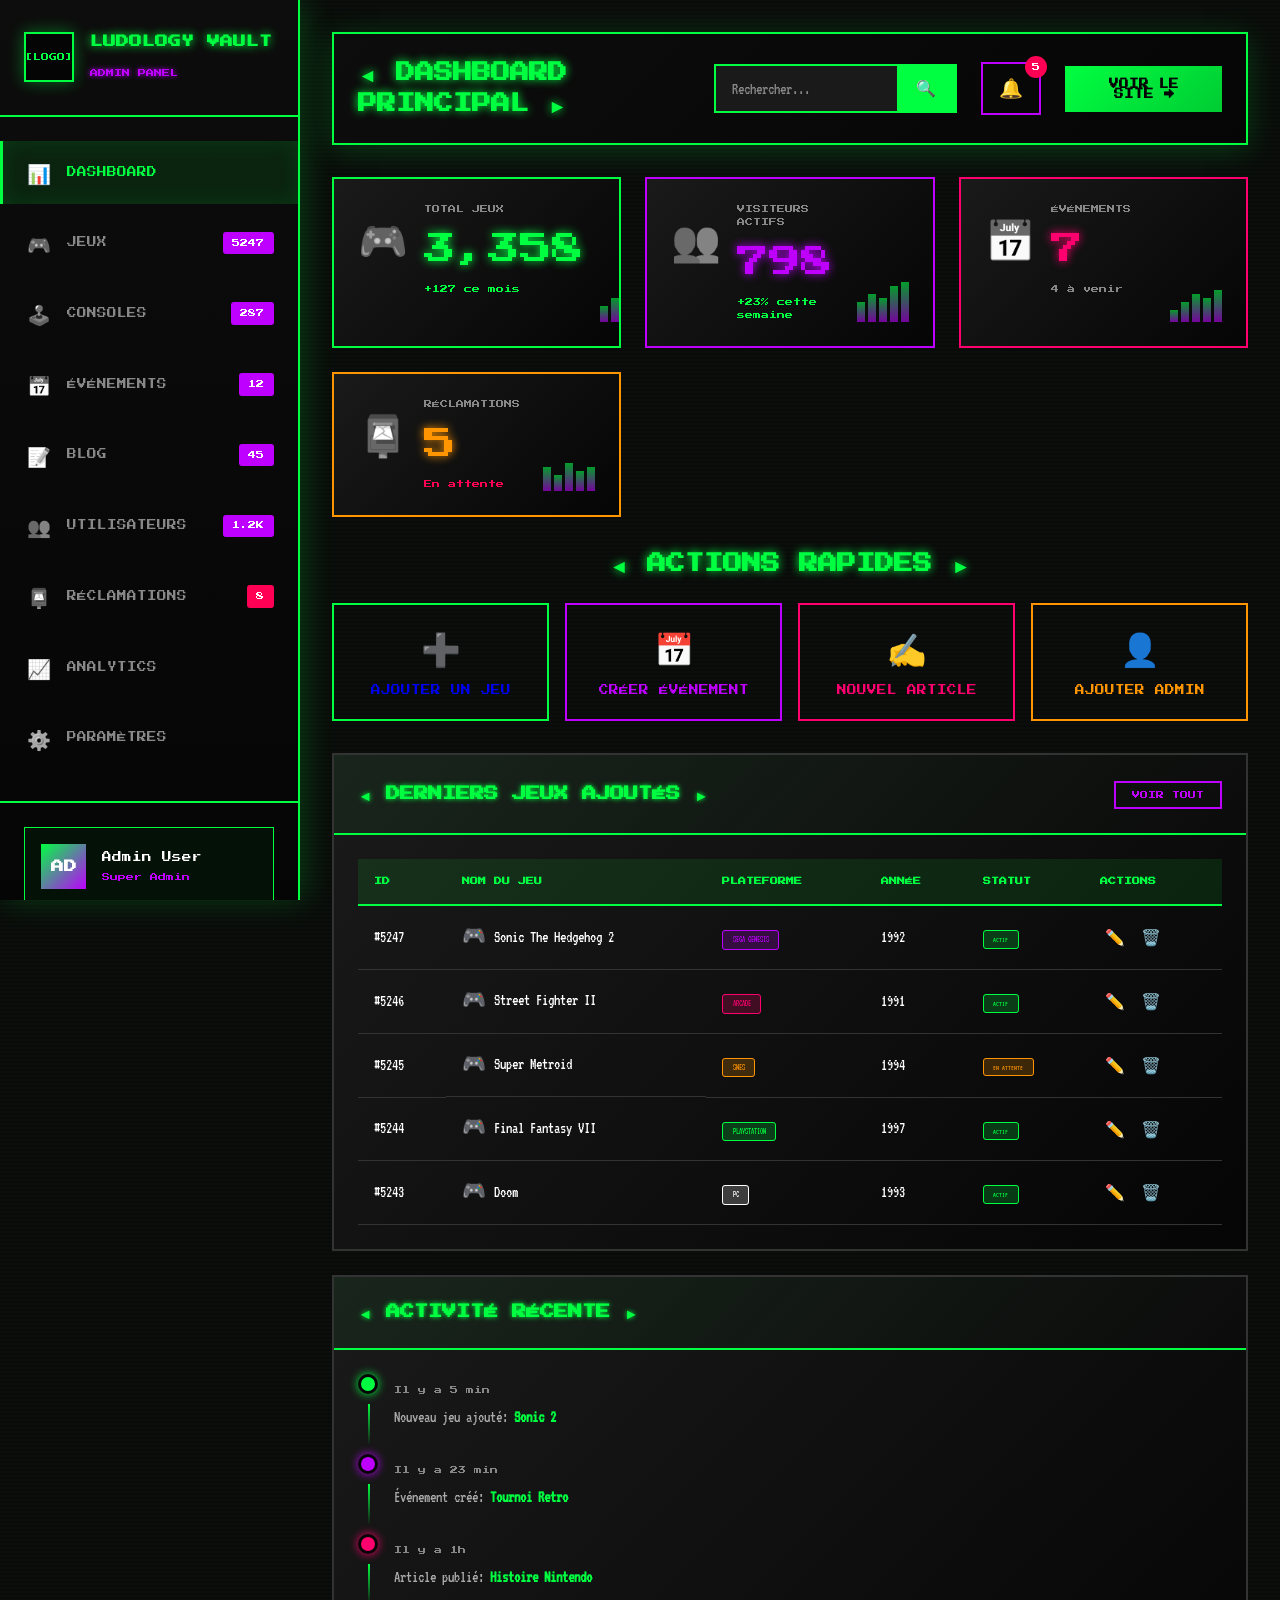
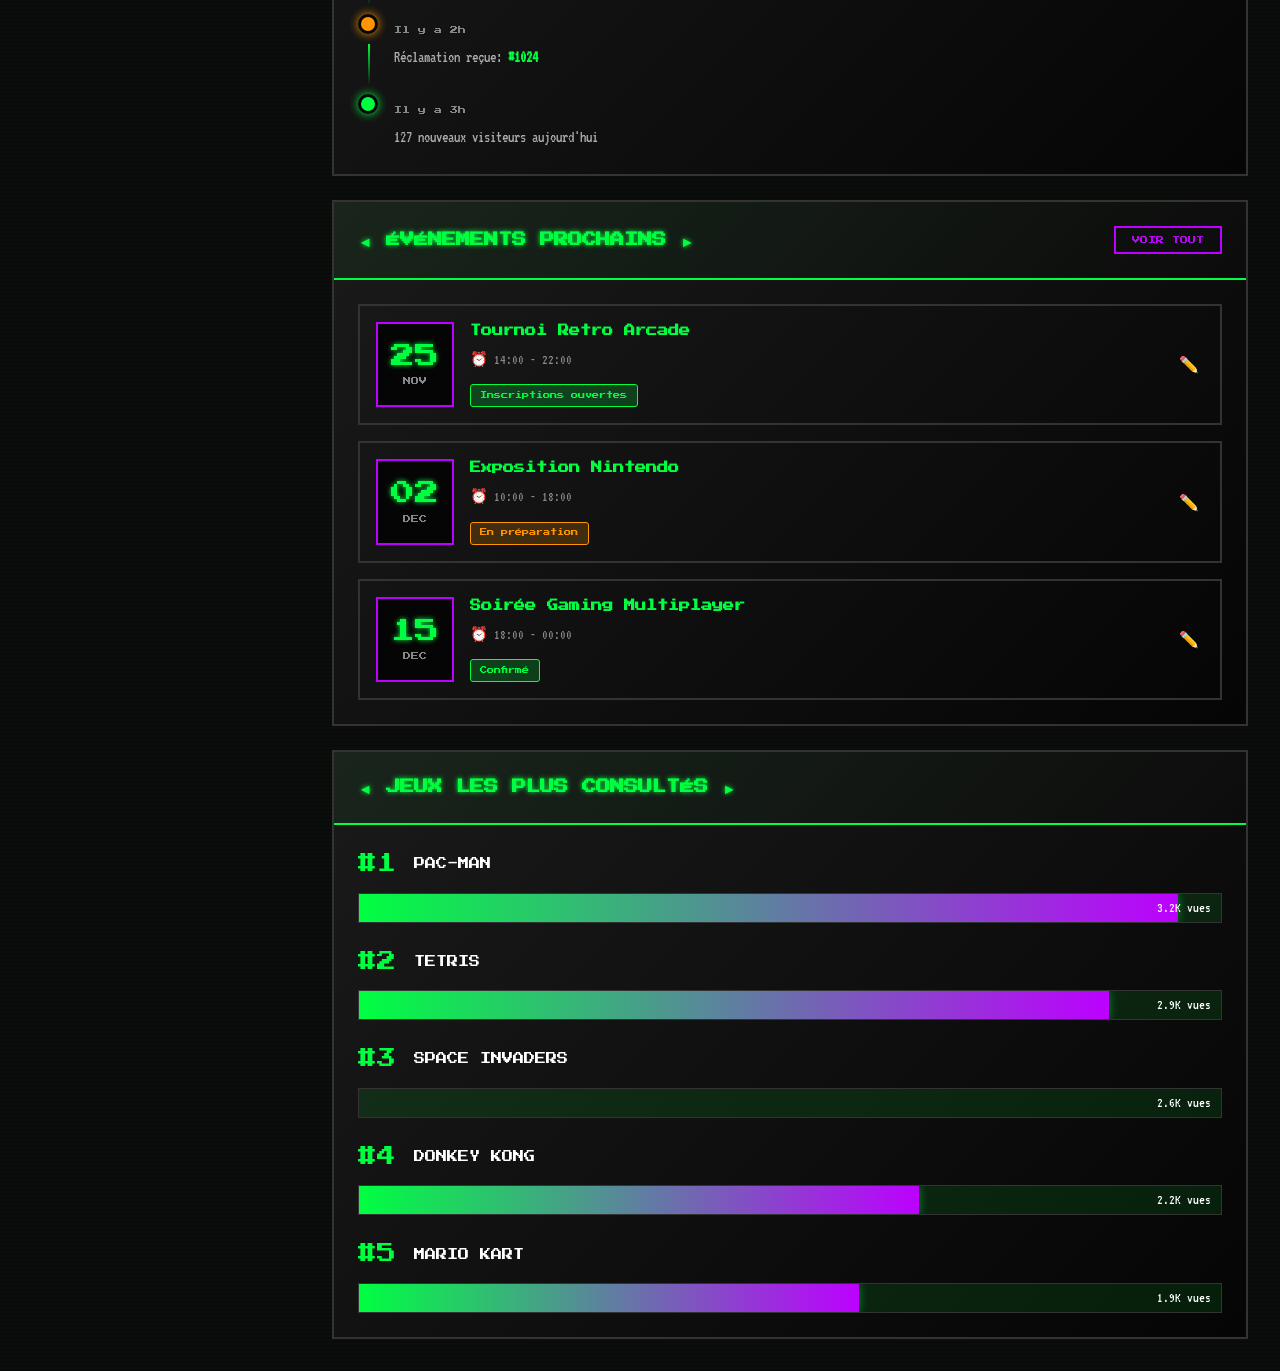
<file: view/backoffice/dashboard.html>
<!DOCTYPE html>
<html lang="fr">
<head>
    <meta charset="UTF-8">
    <meta name="viewport" content="width=device-width, initial-scale=1.0">
    <title>Admin Dashboard - Ludology Vault</title>
    <link rel="stylesheet" href="admin-style.css">
    <link href="https://fonts.googleapis.com/css2?family=Press+Start+2P&family=VT323&display=swap" rel="stylesheet">
</head>
<body>
    <!-- Sidebar -->
    <aside class="sidebar">
        <div class="sidebar-header">
            <div class="admin-logo">
                <div class="logo-box">[LOGO]</div>
                <div class="admin-title">
                    <h2>LUDOLOGY VAULT</h2>
                    <span class="admin-badge">ADMIN PANEL</span>
                </div>
            </div>
        </div>

        <nav class="sidebar-nav">
            <ul class="nav-list">
                <li class="nav-item active">
                    <a href="dashboard.html">
                        <span class="nav-icon">📊</span>
                        <span class="nav-text">DASHBOARD</span>
                    </a>
                </li>
                <li class="nav-item">
                    <a href="addgame.php">
                        <span class="nav-icon">🎮</span>
                        <span class="nav-text">JEUX</span>
                        <span class="nav-count">5247</span>
                    </a>
                </li>
                <li class="nav-item">
                    <a href="#consoles">
                        <span class="nav-icon">🕹️</span>
                        <span class="nav-text">CONSOLES</span>
                        <span class="nav-count">287</span>
                    </a>
                </li>
                <li class="nav-item">
                    <a href="#events">
                        <span class="nav-icon">📅</span>
                        <span class="nav-text">ÉVÉNEMENTS</span>
                        <span class="nav-count">12</span>
                    </a>
                </li>
                <li class="nav-item">
                    <a href="#blog">
                        <span class="nav-icon">📝</span>
                        <span class="nav-text">BLOG</span>
                        <span class="nav-count">45</span>
                    </a>
                </li>
                <li class="nav-item">
                    <a href="#users">
                        <span class="nav-icon">👥</span>
                        <span class="nav-text">UTILISATEURS</span>
                        <span class="nav-count">1.2K</span>
                    </a>
                </li>
                <li class="nav-item">
                    <a href="#reclamations">
                        <span class="nav-icon">📮</span>
                        <span class="nav-text">RÉCLAMATIONS</span>
                        <span class="nav-count alert">8</span>
                    </a>
                </li>
                <li class="nav-item">
                    <a href="#analytics">
                        <span class="nav-icon">📈</span>
                        <span class="nav-text">ANALYTICS</span>
                    </a>
                </li>
                <li class="nav-item">
                    <a href="#settings">
                        <span class="nav-icon">⚙️</span>
                        <span class="nav-text">PARAMÈTRES</span>
                    </a>
                </li>
            </ul>
        </nav>

        <div class="sidebar-footer">
            <div class="admin-profile">
                <div class="admin-avatar">AD</div>
                <div class="admin-info">
                    <span class="admin-name">Admin User</span>
                    <span class="admin-role">Super Admin</span>
                </div>
            </div>
            <button class="btn-logout">
                <span>🚪</span> DÉCONNEXION
            </button>
        </div>
    </aside>

    <!-- Main Content -->
    <main class="main-content">
        <!-- Top Bar -->
        <header class="top-bar">
            <div class="top-bar-left">
                <button class="menu-toggle" id="menuToggle">
                    <span></span>
                    <span></span>
                    <span></span>
                </button>
                <h1 class="page-title">◄ DASHBOARD PRINCIPAL ►</h1>
            </div>
            <div class="top-bar-right">
                <div class="search-box">
                    <input type="text" placeholder="Rechercher..." class="search-input">
                    <button class="search-btn">🔍</button>
                </div>
                <button class="notification-btn">
                    <span class="notif-icon">🔔</span>
                    <span class="notif-badge">5</span>
                </button>
                <button class="btn-view-site">VOIR LE SITE →</button>
            </div>
        </header>

        <!-- Stats Overview -->
        <section class="stats-overview">
            <div class="stat-card stat-primary">
                <div class="stat-icon">🎮</div>
                <div class="stat-content">
                    <span class="stat-label">TOTAL JEUX</span>
                    <span class="stat-value" data-target="5247">0</span>
                    <span class="stat-change positive">+127 ce mois</span>
                </div>
                <div class="stat-graph">
                    <div class="mini-bars">
                        <span style="height: 40%"></span>
                        <span style="height: 60%"></span>
                        <span style="height: 45%"></span>
                        <span style="height: 80%"></span>
                        <span style="height: 100%"></span>
                    </div>
                </div>
            </div>

            <div class="stat-card stat-secondary">
                <div class="stat-icon">👥</div>
                <div class="stat-content">
                    <span class="stat-label">VISITEURS ACTIFS</span>
                    <span class="stat-value" data-target="1247">0</span>
                    <span class="stat-change positive">+23% cette semaine</span>
                </div>
                <div class="stat-graph">
                    <div class="mini-bars">
                        <span style="height: 50%"></span>
                        <span style="height: 70%"></span>
                        <span style="height: 60%"></span>
                        <span style="height: 90%"></span>
                        <span style="height: 100%"></span>
                    </div>
                </div>
            </div>

            <div class="stat-card stat-accent">
                <div class="stat-icon">📅</div>
                <div class="stat-content">
                    <span class="stat-label">ÉVÉNEMENTS</span>
                    <span class="stat-value" data-target="12">0</span>
                    <span class="stat-change">4 à venir</span>
                </div>
                <div class="stat-graph">
                    <div class="mini-bars">
                        <span style="height: 30%"></span>
                        <span style="height: 50%"></span>
                        <span style="height: 70%"></span>
                        <span style="height: 60%"></span>
                        <span style="height: 80%"></span>
                    </div>
                </div>
            </div>

            <div class="stat-card stat-warning">
                <div class="stat-icon">📮</div>
                <div class="stat-content">
                    <span class="stat-label">RÉCLAMATIONS</span>
                    <span class="stat-value" data-target="8">0</span>
                    <span class="stat-change negative">En attente</span>
                </div>
                <div class="stat-graph">
                    <div class="mini-bars">
                        <span style="height: 60%"></span>
                        <span style="height: 40%"></span>
                        <span style="height: 70%"></span>
                        <span style="height: 50%"></span>
                        <span style="height: 60%"></span>
                    </div>
                </div>
            </div>
        </section>

        <!-- Quick Actions -->
        <section class="quick-actions">
            <h2 class="section-title">◄ ACTIONS RAPIDES ►</h2>
            <div class="action-grid">
                <button class="action-btn action-primary">
                    <span class="action-icon"><a href="addgame.php" style="text-decoration: none;">➕</a></span>
                    <span class="action-text"><a href="addgame.php" style="text-decoration: none;">AJOUTER UN JEU</a></span>
                </button>
                <button class="action-btn action-secondary">
                    <span class="action-icon">📅</span>
                    <span class="action-text">CRÉER ÉVÉNEMENT</span>
                </button>
                <button class="action-btn action-accent">
                    <span class="action-icon">✍️</span>
                    <span class="action-text">NOUVEL ARTICLE</span>
                </button>
                <button class="action-btn action-warning">
                    <span class="action-icon">👤</span>
                    <span class="action-text">AJOUTER ADMIN</span>
                </button>
            </div>
        </section>

        <!-- Main Dashboard Grid -->
        <div class="dashboard-grid">
            <!-- Recent Games -->
            <section class="dashboard-card recent-games">
                <div class="card-header">
                    <h3 class="card-title">◄ DERNIERS JEUX AJOUTÉS ►</h3>
                    <a href="addgame.php"><button class="btn-view-all-small">VOIR TOUT</button></a>
                </div>
                <div class="card-content">
                    <table class="data-table">
                        <thead>
                            <tr>
                                <th>ID</th>
                                <th>NOM DU JEU</th>
                                <th>PLATEFORME</th>
                                <th>ANNÉE</th>
                                <th>STATUT</th>
                                <th>ACTIONS</th>
                            </tr>
                        </thead>
                        <tbody>
                            <tr>
                                <td>#5247</td>
                                <td class="game-name">
                                    <span class="game-icon">🎮</span>
                                    Sonic The Hedgehog 2
                                </td>
                                <td><span class="badge badge-console">SEGA GENESIS</span></td>
                                <td>1992</td>
                                <td><span class="status status-active">ACTIF</span></td>
                                <td>
                                    <button class="icon-btn edit">✏️</button>
                                    <button class="icon-btn delete">🗑️</button>
                                </td>
                            </tr>
                            <tr>
                                <td>#5246</td>
                                <td class="game-name">
                                    <span class="game-icon">🎮</span>
                                    Street Fighter II
                                </td>
                                <td><span class="badge badge-arcade">ARCADE</span></td>
                                <td>1991</td>
                                <td><span class="status status-active">ACTIF</span></td>
                                <td>
                                    <button class="icon-btn edit">✏️</button>
                                    <button class="icon-btn delete">🗑️</button>
                                </td>
                            </tr>
                            <tr>
                                <td>#5245</td>
                                <td class="game-name">
                                    <span class="game-icon">🎮</span>
                                    Super Metroid
                                </td>
                                <td><span class="badge badge-nintendo">SNES</span></td>
                                <td>1994</td>
                                <td><span class="status status-pending">EN ATTENTE</span></td>
                                <td>
                                    <button class="icon-btn edit">✏️</button>
                                    <button class="icon-btn delete">🗑️</button>
                                </td>
                            </tr>
                            <tr>
                                <td>#5244</td>
                                <td class="game-name">
                                    <span class="game-icon">🎮</span>
                                    Final Fantasy VII
                                </td>
                                <td><span class="badge badge-playstation">PLAYSTATION</span></td>
                                <td>1997</td>
                                <td><span class="status status-active">ACTIF</span></td>
                                <td>
                                    <button class="icon-btn edit">✏️</button>
                                    <button class="icon-btn delete">🗑️</button>
                                </td>
                            </tr>
                            <tr>
                                <td>#5243</td>
                                <td class="game-name">
                                    <span class="game-icon">🎮</span>
                                    Doom
                                </td>
                                <td><span class="badge badge-pc">PC</span></td>
                                <td>1993</td>
                                <td><span class="status status-active">ACTIF</span></td>
                                <td>
                                    <button class="icon-btn edit">✏️</button>
                                    <button class="icon-btn delete">🗑️</button>
                                </td>
                            </tr>
                        </tbody>
                    </table>
                </div>
            </section>

            <!-- Activity Timeline -->
            <section class="dashboard-card activity-timeline">
                <div class="card-header">
                    <h3 class="card-title">◄ ACTIVITÉ RÉCENTE ►</h3>
                </div>
                <div class="card-content">
                    <div class="timeline">
                        <div class="timeline-item">
                            <div class="timeline-marker primary"></div>
                            <div class="timeline-content">
                                <span class="timeline-time">Il y a 5 min</span>
                                <p class="timeline-text">Nouveau jeu ajouté: <strong>Sonic 2</strong></p>
                            </div>
                        </div>
                        <div class="timeline-item">
                            <div class="timeline-marker secondary"></div>
                            <div class="timeline-content">
                                <span class="timeline-time">Il y a 23 min</span>
                                <p class="timeline-text">Événement créé: <strong>Tournoi Retro</strong></p>
                            </div>
                        </div>
                        <div class="timeline-item">
                            <div class="timeline-marker accent"></div>
                            <div class="timeline-content">
                                <span class="timeline-time">Il y a 1h</span>
                                <p class="timeline-text">Article publié: <strong>Histoire Nintendo</strong></p>
                            </div>
                        </div>
                        <div class="timeline-item">
                            <div class="timeline-marker warning"></div>
                            <div class="timeline-content">
                                <span class="timeline-time">Il y a 2h</span>
                                <p class="timeline-text">Réclamation reçue: <strong>#1024</strong></p>
                            </div>
                        </div>
                        <div class="timeline-item">
                            <div class="timeline-marker primary"></div>
                            <div class="timeline-content">
                                <span class="timeline-time">Il y a 3h</span>
                                <p class="timeline-text">127 nouveaux visiteurs aujourd'hui</p>
                            </div>
                        </div>
                    </div>
                </div>
            </section>

            <!-- Upcoming Events -->
            <section class="dashboard-card upcoming-events">
                <div class="card-header">
                    <h3 class="card-title">◄ ÉVÉNEMENTS PROCHAINS ►</h3>
                    <button class="btn-view-all-small">VOIR TOUT</button>
                </div>
                <div class="card-content">
                    <div class="event-list">
                        <div class="event-item">
                            <div class="event-date">
                                <span class="event-day">25</span>
                                <span class="event-month">NOV</span>
                            </div>
                            <div class="event-info">
                                <h4>Tournoi Retro Arcade</h4>
                                <p>⏰ 14:00 - 22:00</p>
                                <span class="event-status active">Inscriptions ouvertes</span>
                            </div>
                            <button class="icon-btn edit">✏️</button>
                        </div>
                        <div class="event-item">
                            <div class="event-date">
                                <span class="event-day">02</span>
                                <span class="event-month">DEC</span>
                            </div>
                            <div class="event-info">
                                <h4>Exposition Nintendo</h4>
                                <p>⏰ 10:00 - 18:00</p>
                                <span class="event-status pending">En préparation</span>
                            </div>
                            <button class="icon-btn edit">✏️</button>
                        </div>
                        <div class="event-item">
                            <div class="event-date">
                                <span class="event-day">15</span>
                                <span class="event-month">DEC</span>
                            </div>
                            <div class="event-info">
                                <h4>Soirée Gaming Multiplayer</h4>
                                <p>⏰ 18:00 - 00:00</p>
                                <span class="event-status active">Confirmé</span>
                            </div>
                            <button class="icon-btn edit">✏️</button>
                        </div>
                    </div>
                </div>
            </section>

            <!-- Popular Games Chart -->
            <section class="dashboard-card popular-games">
                <div class="card-header">
                    <h3 class="card-title">◄ JEUX LES PLUS CONSULTÉS ►</h3>
                </div>
                <div class="card-content">
                    <div class="chart-list">
                        <div class="chart-item">
                            <div class="chart-info">
                                <span class="chart-rank">#1</span>
                                <span class="chart-name">PAC-MAN</span>
                            </div>
                            <div class="chart-bar">
                                <div class="chart-fill" style="width: 95%"></div>
                                <span class="chart-value">3.2K vues</span>
                            </div>
                        </div>
                        <div class="chart-item">
                            <div class="chart-info">
                                <span class="chart-rank">#2</span>
                                <span class="chart-name">TETRIS</span>
                            </div>
                            <div class="chart-bar">
                                <div class="chart-fill" style="width: 87%"></div>
                                <span class="chart-value">2.9K vues</span>
                            </div>
                        </div>
                        <div class="chart-item">
                            <div class="chart-info">
                                <span class="chart-rank">#3</span>
                                <span class="chart-name">SPACE INVADERS</span>
                            </div>
                            <div class="chart-bar">
                                <div class="chart-fill" style="width: 78%"></div>
                                <span class="chart-value">2.6K vues</span>
                            </div>
                        </div>
                        <div class="chart-item">
                            <div class="chart-info">
                                <span class="chart-rank">#4</span>
                                <span class="chart-name">DONKEY KONG</span>
                            </div>
                            <div class="chart-bar">
                                <div class="chart-fill" style="width: 65%"></div>
                                <span class="chart-value">2.2K vues</span>
                            </div>
                        </div>
                        <div class="chart-item">
                            <div class="chart-info">
                                <span class="chart-rank">#5</span>
                                <span class="chart-name">MARIO KART</span>
                            </div>
                            <div class="chart-bar">
                                <div class="chart-fill" style="width: 58%"></div>
                                <span class="chart-value">1.9K vues</span>
                            </div>
                        </div>
                    </div>
                </div>
            </section>
        </div>
    </main>

    <script src="admin-script.js"></script>
</body>
</html>
</file>
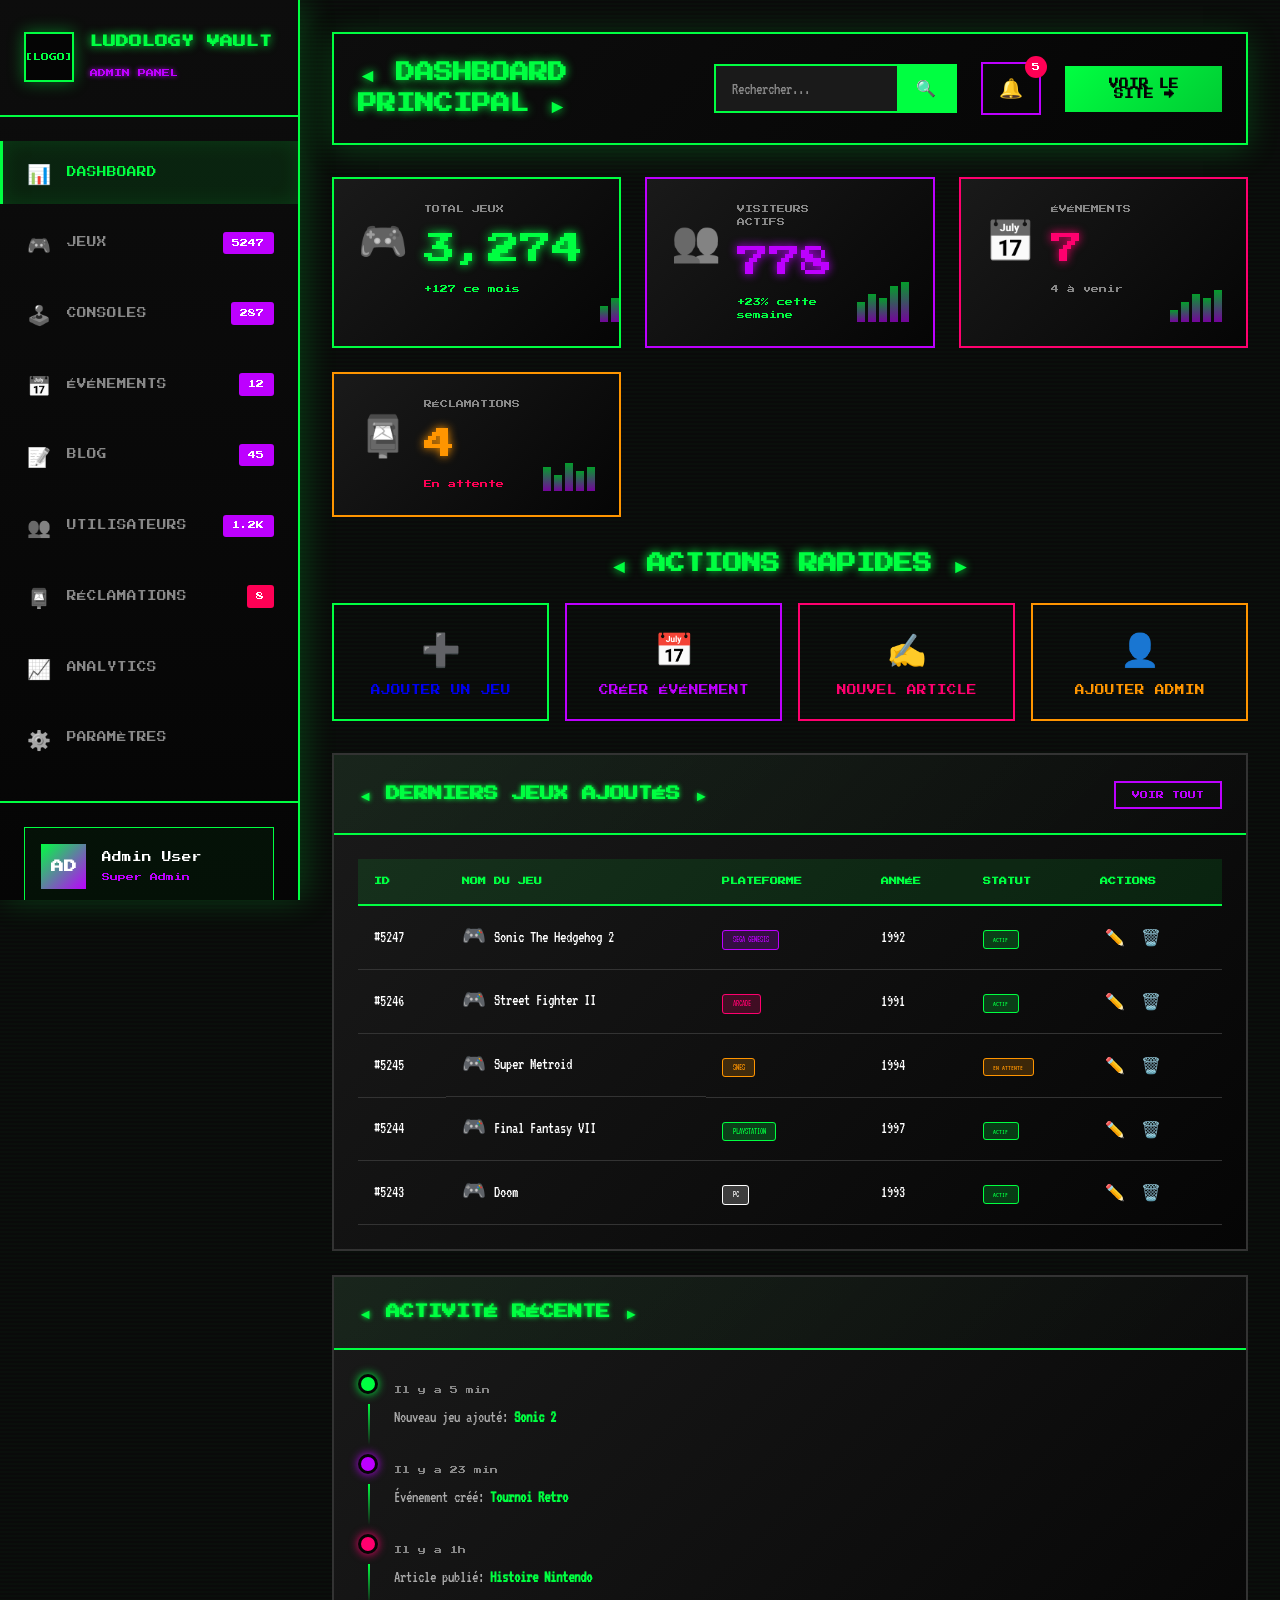
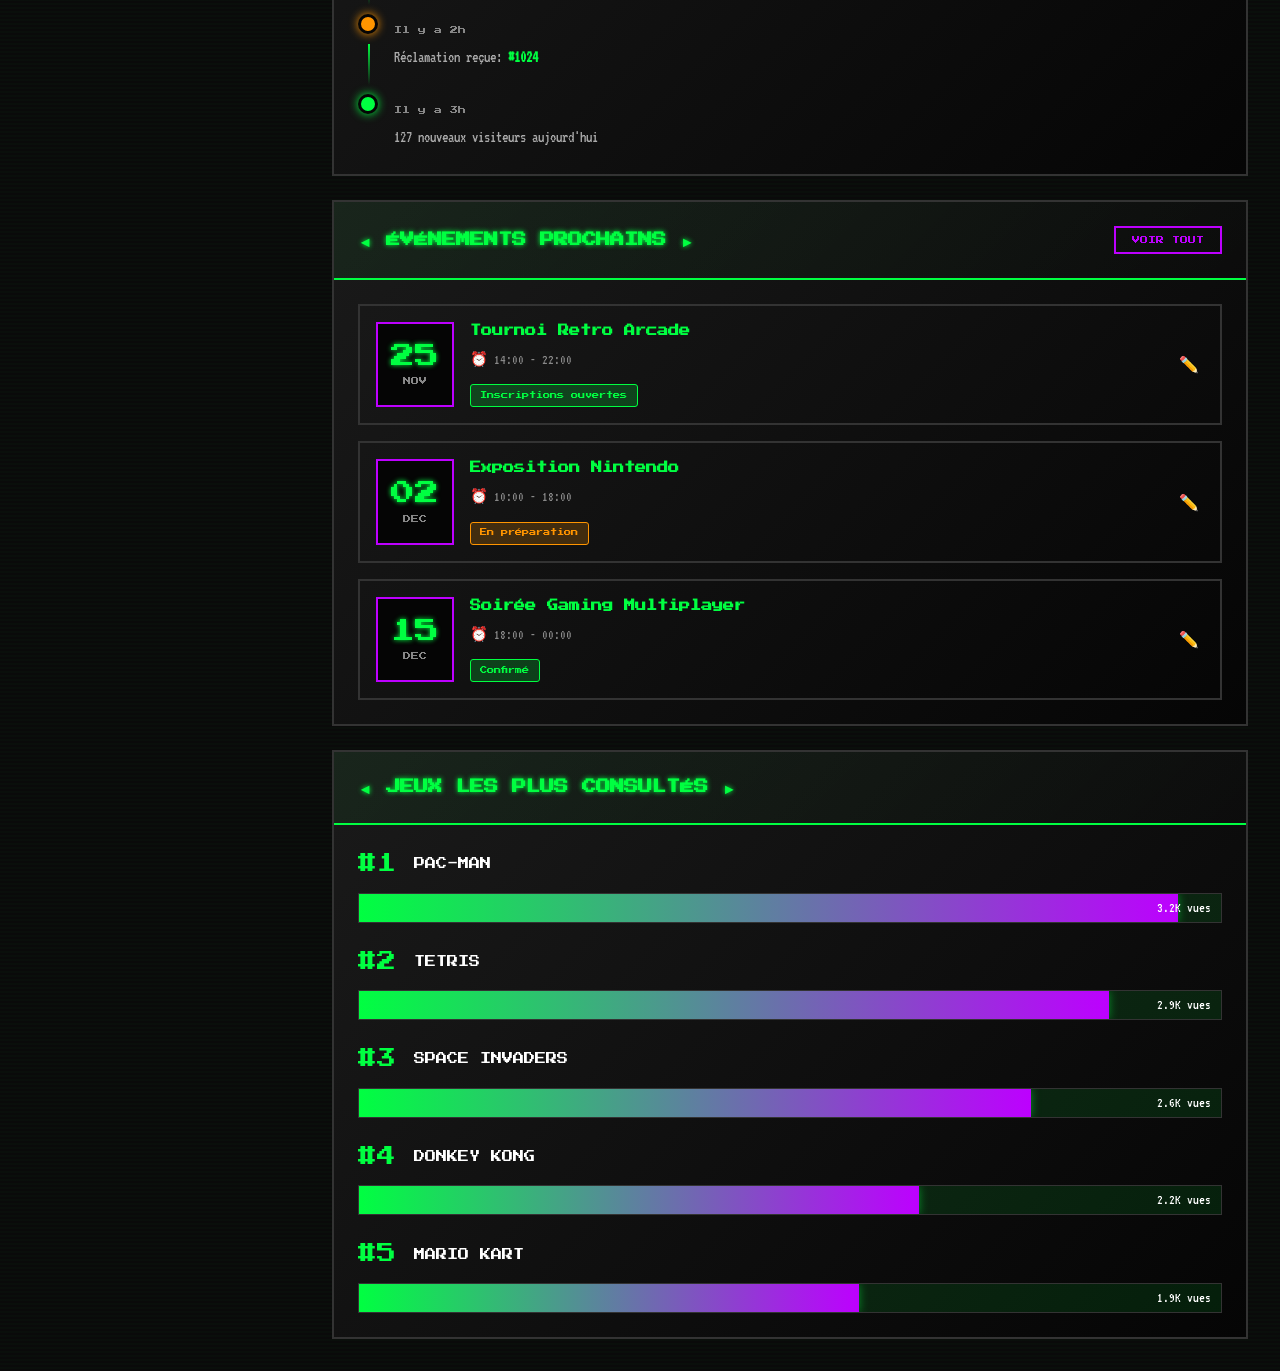
<file: Crud-Jeux/view/backoffice/dashboard.html>
<!DOCTYPE html>
<html lang="fr">
<head>
    <meta charset="UTF-8">
    <meta name="viewport" content="width=device-width, initial-scale=1.0">
    <title>Admin Dashboard - Ludology Vault</title>
    <link rel="stylesheet" href="admin-style.css">
    <link href="https://fonts.googleapis.com/css2?family=Press+Start+2P&family=VT323&display=swap" rel="stylesheet">
</head>
<body>
    <!-- Sidebar -->
    <aside class="sidebar">
        <div class="sidebar-header">
            <div class="admin-logo">
                <div class="logo-box">[LOGO]</div>
                <div class="admin-title">
                    <h2>LUDOLOGY VAULT</h2>
                    <span class="admin-badge">ADMIN PANEL</span>
                </div>
            </div>
        </div>

        <nav class="sidebar-nav">
            <ul class="nav-list">
                <li class="nav-item active">
                    <a href="dashboard.html">
                        <span class="nav-icon">📊</span>
                        <span class="nav-text">DASHBOARD</span>
                    </a>
                </li>
                <li class="nav-item">
                    <a href="addgame.php">
                        <span class="nav-icon">🎮</span>
                        <span class="nav-text">JEUX</span>
                        <span class="nav-count">5247</span>
                    </a>
                </li>
                <li class="nav-item">
                    <a href="#consoles">
                        <span class="nav-icon">🕹️</span>
                        <span class="nav-text">CONSOLES</span>
                        <span class="nav-count">287</span>
                    </a>
                </li>
                <li class="nav-item">
                    <a href="#events">
                        <span class="nav-icon">📅</span>
                        <span class="nav-text">ÉVÉNEMENTS</span>
                        <span class="nav-count">12</span>
                    </a>
                </li>
                <li class="nav-item">
                    <a href="#blog">
                        <span class="nav-icon">📝</span>
                        <span class="nav-text">BLOG</span>
                        <span class="nav-count">45</span>
                    </a>
                </li>
                <li class="nav-item">
                    <a href="#users">
                        <span class="nav-icon">👥</span>
                        <span class="nav-text">UTILISATEURS</span>
                        <span class="nav-count">1.2K</span>
                    </a>
                </li>
                <li class="nav-item">
                    <a href="#reclamations">
                        <span class="nav-icon">📮</span>
                        <span class="nav-text">RÉCLAMATIONS</span>
                        <span class="nav-count alert">8</span>
                    </a>
                </li>
                <li class="nav-item">
                    <a href="#analytics">
                        <span class="nav-icon">📈</span>
                        <span class="nav-text">ANALYTICS</span>
                    </a>
                </li>
                <li class="nav-item">
                    <a href="#settings">
                        <span class="nav-icon">⚙️</span>
                        <span class="nav-text">PARAMÈTRES</span>
                    </a>
                </li>
            </ul>
        </nav>

        <div class="sidebar-footer">
            <div class="admin-profile">
                <div class="admin-avatar">AD</div>
                <div class="admin-info">
                    <span class="admin-name">Admin User</span>
                    <span class="admin-role">Super Admin</span>
                </div>
            </div>
            <button class="btn-logout">
                <span>🚪</span> DÉCONNEXION
            </button>
        </div>
    </aside>

    <!-- Main Content -->
    <main class="main-content">
        <!-- Top Bar -->
        <header class="top-bar">
            <div class="top-bar-left">
                <button class="menu-toggle" id="menuToggle">
                    <span></span>
                    <span></span>
                    <span></span>
                </button>
                <h1 class="page-title">◄ DASHBOARD PRINCIPAL ►</h1>
            </div>
            <div class="top-bar-right">
                <div class="search-box">
                    <input type="text" placeholder="Rechercher..." class="search-input">
                    <button class="search-btn">🔍</button>
                </div>
                <button class="notification-btn">
                    <span class="notif-icon">🔔</span>
                    <span class="notif-badge">5</span>
                </button>
                <button class="btn-view-site">VOIR LE SITE →</button>
            </div>
        </header>

        <!-- Stats Overview -->
        <section class="stats-overview">
            <div class="stat-card stat-primary">
                <div class="stat-icon">🎮</div>
                <div class="stat-content">
                    <span class="stat-label">TOTAL JEUX</span>
                    <span class="stat-value" data-target="5247">0</span>
                    <span class="stat-change positive">+127 ce mois</span>
                </div>
                <div class="stat-graph">
                    <div class="mini-bars">
                        <span style="height: 40%"></span>
                        <span style="height: 60%"></span>
                        <span style="height: 45%"></span>
                        <span style="height: 80%"></span>
                        <span style="height: 100%"></span>
                    </div>
                </div>
            </div>

            <div class="stat-card stat-secondary">
                <div class="stat-icon">👥</div>
                <div class="stat-content">
                    <span class="stat-label">VISITEURS ACTIFS</span>
                    <span class="stat-value" data-target="1247">0</span>
                    <span class="stat-change positive">+23% cette semaine</span>
                </div>
                <div class="stat-graph">
                    <div class="mini-bars">
                        <span style="height: 50%"></span>
                        <span style="height: 70%"></span>
                        <span style="height: 60%"></span>
                        <span style="height: 90%"></span>
                        <span style="height: 100%"></span>
                    </div>
                </div>
            </div>

            <div class="stat-card stat-accent">
                <div class="stat-icon">📅</div>
                <div class="stat-content">
                    <span class="stat-label">ÉVÉNEMENTS</span>
                    <span class="stat-value" data-target="12">0</span>
                    <span class="stat-change">4 à venir</span>
                </div>
                <div class="stat-graph">
                    <div class="mini-bars">
                        <span style="height: 30%"></span>
                        <span style="height: 50%"></span>
                        <span style="height: 70%"></span>
                        <span style="height: 60%"></span>
                        <span style="height: 80%"></span>
                    </div>
                </div>
            </div>

            <div class="stat-card stat-warning">
                <div class="stat-icon">📮</div>
                <div class="stat-content">
                    <span class="stat-label">RÉCLAMATIONS</span>
                    <span class="stat-value" data-target="8">0</span>
                    <span class="stat-change negative">En attente</span>
                </div>
                <div class="stat-graph">
                    <div class="mini-bars">
                        <span style="height: 60%"></span>
                        <span style="height: 40%"></span>
                        <span style="height: 70%"></span>
                        <span style="height: 50%"></span>
                        <span style="height: 60%"></span>
                    </div>
                </div>
            </div>
        </section>

        <!-- Quick Actions -->
        <section class="quick-actions">
            <h2 class="section-title">◄ ACTIONS RAPIDES ►</h2>
            <div class="action-grid">
                <button class="action-btn action-primary">
                    <span class="action-icon"><a href="addgame.php" style="text-decoration: none;">➕</a></span>
                    <span class="action-text"><a href="addgame.php" style="text-decoration: none;">AJOUTER UN JEU</a></span>
                </button>
                <button class="action-btn action-secondary">
                    <span class="action-icon">📅</span>
                    <span class="action-text">CRÉER ÉVÉNEMENT</span>
                </button>
                <button class="action-btn action-accent">
                    <span class="action-icon">✍️</span>
                    <span class="action-text">NOUVEL ARTICLE</span>
                </button>
                <button class="action-btn action-warning">
                    <span class="action-icon">👤</span>
                    <span class="action-text">AJOUTER ADMIN</span>
                </button>
            </div>
        </section>

        <!-- Main Dashboard Grid -->
        <div class="dashboard-grid">
            <!-- Recent Games -->
            <section class="dashboard-card recent-games">
                <div class="card-header">
                    <h3 class="card-title">◄ DERNIERS JEUX AJOUTÉS ►</h3>
                    <a href="addgame.php"><button class="btn-view-all-small">VOIR TOUT</button></a>
                </div>
                <div class="card-content">
                    <table class="data-table">
                        <thead>
                            <tr>
                                <th>ID</th>
                                <th>NOM DU JEU</th>
                                <th>PLATEFORME</th>
                                <th>ANNÉE</th>
                                <th>STATUT</th>
                                <th>ACTIONS</th>
                            </tr>
                        </thead>
                        <tbody>
                            <tr>
                                <td>#5247</td>
                                <td class="game-name">
                                    <span class="game-icon">🎮</span>
                                    Sonic The Hedgehog 2
                                </td>
                                <td><span class="badge badge-console">SEGA GENESIS</span></td>
                                <td>1992</td>
                                <td><span class="status status-active">ACTIF</span></td>
                                <td>
                                    <button class="icon-btn edit">✏️</button>
                                    <button class="icon-btn delete">🗑️</button>
                                </td>
                            </tr>
                            <tr>
                                <td>#5246</td>
                                <td class="game-name">
                                    <span class="game-icon">🎮</span>
                                    Street Fighter II
                                </td>
                                <td><span class="badge badge-arcade">ARCADE</span></td>
                                <td>1991</td>
                                <td><span class="status status-active">ACTIF</span></td>
                                <td>
                                    <button class="icon-btn edit">✏️</button>
                                    <button class="icon-btn delete">🗑️</button>
                                </td>
                            </tr>
                            <tr>
                                <td>#5245</td>
                                <td class="game-name">
                                    <span class="game-icon">🎮</span>
                                    Super Metroid
                                </td>
                                <td><span class="badge badge-nintendo">SNES</span></td>
                                <td>1994</td>
                                <td><span class="status status-pending">EN ATTENTE</span></td>
                                <td>
                                    <button class="icon-btn edit">✏️</button>
                                    <button class="icon-btn delete">🗑️</button>
                                </td>
                            </tr>
                            <tr>
                                <td>#5244</td>
                                <td class="game-name">
                                    <span class="game-icon">🎮</span>
                                    Final Fantasy VII
                                </td>
                                <td><span class="badge badge-playstation">PLAYSTATION</span></td>
                                <td>1997</td>
                                <td><span class="status status-active">ACTIF</span></td>
                                <td>
                                    <button class="icon-btn edit">✏️</button>
                                    <button class="icon-btn delete">🗑️</button>
                                </td>
                            </tr>
                            <tr>
                                <td>#5243</td>
                                <td class="game-name">
                                    <span class="game-icon">🎮</span>
                                    Doom
                                </td>
                                <td><span class="badge badge-pc">PC</span></td>
                                <td>1993</td>
                                <td><span class="status status-active">ACTIF</span></td>
                                <td>
                                    <button class="icon-btn edit">✏️</button>
                                    <button class="icon-btn delete">🗑️</button>
                                </td>
                            </tr>
                        </tbody>
                    </table>
                </div>
            </section>

            <!-- Activity Timeline -->
            <section class="dashboard-card activity-timeline">
                <div class="card-header">
                    <h3 class="card-title">◄ ACTIVITÉ RÉCENTE ►</h3>
                </div>
                <div class="card-content">
                    <div class="timeline">
                        <div class="timeline-item">
                            <div class="timeline-marker primary"></div>
                            <div class="timeline-content">
                                <span class="timeline-time">Il y a 5 min</span>
                                <p class="timeline-text">Nouveau jeu ajouté: <strong>Sonic 2</strong></p>
                            </div>
                        </div>
                        <div class="timeline-item">
                            <div class="timeline-marker secondary"></div>
                            <div class="timeline-content">
                                <span class="timeline-time">Il y a 23 min</span>
                                <p class="timeline-text">Événement créé: <strong>Tournoi Retro</strong></p>
                            </div>
                        </div>
                        <div class="timeline-item">
                            <div class="timeline-marker accent"></div>
                            <div class="timeline-content">
                                <span class="timeline-time">Il y a 1h</span>
                                <p class="timeline-text">Article publié: <strong>Histoire Nintendo</strong></p>
                            </div>
                        </div>
                        <div class="timeline-item">
                            <div class="timeline-marker warning"></div>
                            <div class="timeline-content">
                                <span class="timeline-time">Il y a 2h</span>
                                <p class="timeline-text">Réclamation reçue: <strong>#1024</strong></p>
                            </div>
                        </div>
                        <div class="timeline-item">
                            <div class="timeline-marker primary"></div>
                            <div class="timeline-content">
                                <span class="timeline-time">Il y a 3h</span>
                                <p class="timeline-text">127 nouveaux visiteurs aujourd'hui</p>
                            </div>
                        </div>
                    </div>
                </div>
            </section>

            <!-- Upcoming Events -->
            <section class="dashboard-card upcoming-events">
                <div class="card-header">
                    <h3 class="card-title">◄ ÉVÉNEMENTS PROCHAINS ►</h3>
                    <button class="btn-view-all-small">VOIR TOUT</button>
                </div>
                <div class="card-content">
                    <div class="event-list">
                        <div class="event-item">
                            <div class="event-date">
                                <span class="event-day">25</span>
                                <span class="event-month">NOV</span>
                            </div>
                            <div class="event-info">
                                <h4>Tournoi Retro Arcade</h4>
                                <p>⏰ 14:00 - 22:00</p>
                                <span class="event-status active">Inscriptions ouvertes</span>
                            </div>
                            <button class="icon-btn edit">✏️</button>
                        </div>
                        <div class="event-item">
                            <div class="event-date">
                                <span class="event-day">02</span>
                                <span class="event-month">DEC</span>
                            </div>
                            <div class="event-info">
                                <h4>Exposition Nintendo</h4>
                                <p>⏰ 10:00 - 18:00</p>
                                <span class="event-status pending">En préparation</span>
                            </div>
                            <button class="icon-btn edit">✏️</button>
                        </div>
                        <div class="event-item">
                            <div class="event-date">
                                <span class="event-day">15</span>
                                <span class="event-month">DEC</span>
                            </div>
                            <div class="event-info">
                                <h4>Soirée Gaming Multiplayer</h4>
                                <p>⏰ 18:00 - 00:00</p>
                                <span class="event-status active">Confirmé</span>
                            </div>
                            <button class="icon-btn edit">✏️</button>
                        </div>
                    </div>
                </div>
            </section>

            <!-- Popular Games Chart -->
            <section class="dashboard-card popular-games">
                <div class="card-header">
                    <h3 class="card-title">◄ JEUX LES PLUS CONSULTÉS ►</h3>
                </div>
                <div class="card-content">
                    <div class="chart-list">
                        <div class="chart-item">
                            <div class="chart-info">
                                <span class="chart-rank">#1</span>
                                <span class="chart-name">PAC-MAN</span>
                            </div>
                            <div class="chart-bar">
                                <div class="chart-fill" style="width: 95%"></div>
                                <span class="chart-value">3.2K vues</span>
                            </div>
                        </div>
                        <div class="chart-item">
                            <div class="chart-info">
                                <span class="chart-rank">#2</span>
                                <span class="chart-name">TETRIS</span>
                            </div>
                            <div class="chart-bar">
                                <div class="chart-fill" style="width: 87%"></div>
                                <span class="chart-value">2.9K vues</span>
                            </div>
                        </div>
                        <div class="chart-item">
                            <div class="chart-info">
                                <span class="chart-rank">#3</span>
                                <span class="chart-name">SPACE INVADERS</span>
                            </div>
                            <div class="chart-bar">
                                <div class="chart-fill" style="width: 78%"></div>
                                <span class="chart-value">2.6K vues</span>
                            </div>
                        </div>
                        <div class="chart-item">
                            <div class="chart-info">
                                <span class="chart-rank">#4</span>
                                <span class="chart-name">DONKEY KONG</span>
                            </div>
                            <div class="chart-bar">
                                <div class="chart-fill" style="width: 65%"></div>
                                <span class="chart-value">2.2K vues</span>
                            </div>
                        </div>
                        <div class="chart-item">
                            <div class="chart-info">
                                <span class="chart-rank">#5</span>
                                <span class="chart-name">MARIO KART</span>
                            </div>
                            <div class="chart-bar">
                                <div class="chart-fill" style="width: 58%"></div>
                                <span class="chart-value">1.9K vues</span>
                            </div>
                        </div>
                    </div>
                </div>
            </section>
        </div>
    </main>

    <script src="admin-script.js"></script>
</body>
</html>
</file>
<file: view/frontoffice/style.css>
* {
    margin: 0;
    padding: 0;
    box-sizing: border-box;
}

:root {
    --primary-green: #00FF41;
    --secondary-purple: #BD00FF;
    --accent-pink: #FF006E;
    --warning-orange: #FF9500;
    --dark-bg: #0a0a0a;
    --darker-bg: #050505;
    --card-bg: #1a1a1a;
    --text-white: #ffffff;
    --text-gray: #888888;
    --text-light-gray: #aaaaaa;
    --border-color: #333333;
    --success-green: #00FF41;
    --danger-red: #FF0055;
}

html, body {
    height: 100%;
}

body {
    font-family: 'Arial', sans-serif;
    background-color: var(--dark-bg);
    background-image: 
        repeating-linear-gradient(
            0deg,
            transparent,
            transparent 2px,
            rgba(0, 255, 65, 0.02) 2px,
            rgba(0, 255, 65, 0.02) 4px
        );
    color: var(--text-white);
    line-height: 1.6;
    overflow-x: hidden;
    min-height: 100vh;
    display: flex;
    flex-direction: column;
}

/* Particules d'arrière-plan */
.particles {
    position: fixed;
    top: 0;
    left: 0;
    width: 100%;
    height: 100%;
    pointer-events: none;
    z-index: -1;
}

.particle {
    position: absolute;
    width: 4px;
    height: 4px;
    background-color: var(--primary-green);
    opacity: 0.3;
    animation: float 20s infinite;
    box-shadow: 0 0 10px var(--primary-green);
}

.particle:nth-child(1) { left: 10%; animation-delay: 0s; animation-duration: 15s; }
.particle:nth-child(2) { left: 20%; animation-delay: 2s; animation-duration: 18s; }
.particle:nth-child(3) { left: 30%; animation-delay: 4s; animation-duration: 20s; }
.particle:nth-child(4) { left: 40%; animation-delay: 1s; animation-duration: 17s; }
.particle:nth-child(5) { left: 50%; animation-delay: 3s; animation-duration: 16s; }
.particle:nth-child(6) { left: 60%; animation-delay: 5s; animation-duration: 19s; }
.particle:nth-child(7) { left: 70%; animation-delay: 2.5s; animation-duration: 21s; }
.particle:nth-child(8) { left: 80%; animation-delay: 4.5s; animation-duration: 15.5s; }
.particle:nth-child(9) { left: 90%; animation-delay: 1.5s; animation-duration: 18.5s; }
.particle:nth-child(10) { left: 95%; animation-delay: 3.5s; animation-duration: 17.5s; }

@keyframes float {
    0%, 100% {
        transform: translateY(0) translateX(0);
        opacity: 0;
    }
    10% {
        opacity: 0.3;
    }
    90% {
        opacity: 0.3;
    }
    50% {
        transform: translateY(-100vh) translateX(50px);
    }
}

/* Navigation Bar */
.navbar {
    background: linear-gradient(180deg, var(--darker-bg) 0%, rgba(10, 10, 10, 0.95) 100%);
    border-bottom: 2px solid var(--primary-green);
    padding: 1.2rem 2rem;
    position: sticky;
    top: 0;
    z-index: 1000;
    backdrop-filter: blur(10px);
    box-shadow: 0 5px 30px rgba(0, 255, 65, 0.2);
}

.nav-container {
    max-width: 1600px;
    margin: 0 auto;
    display: flex;
    justify-content: space-between;
    align-items: center;
    gap: 2rem;
}

.nav-left {
    flex: 1;
}

.logo-container {
    display: flex;
    align-items: center;
    gap: 1rem;
}

.logo-placeholder {
    width: 50px;
    height: 50px;
    border: 2px solid var(--primary-green);
    display: flex;
    align-items: center;
    justify-content: center;
    font-size: 0.5rem;
    color: var(--primary-green);
    background-color: var(--darker-bg);
    box-shadow: 0 0 15px rgba(0, 255, 65, 0.4);
}

.site-title {
    font-size: 1.2rem;
    color: var(--primary-green);
    text-shadow: 
        0 0 10px var(--primary-green),
        0 0 20px var(--primary-green),
        0 0 30px var(--primary-green);
    letter-spacing: 2px;
    font-family: 'Press Start 2P', cursive;
}

.nav-center {
    flex: 2;
    display: flex;
    justify-content: center;
}

.nav-menu {
    list-style: none;
    display: flex;
    gap: 2.5rem;
}

.nav-menu a {
    color: var(--text-white);
    text-decoration: none;
    font-size: 0.7rem;
    transition: all 0.3s;
    padding: 0.5rem 0;
    position: relative;
    font-family: 'Press Start 2P', cursive;
}

.nav-menu a::after {
    content: '';
    position: absolute;
    bottom: 0;
    left: 0;
    width: 0;
    height: 2px;
    background: linear-gradient(90deg, var(--primary-green), var(--secondary-purple));
    transition: width 0.3s;
}

.nav-menu a:hover::after,
.nav-menu a.active::after {
    width: 100%;
}

.nav-menu a:hover,
.nav-menu a.active {
    color: var(--primary-green);
    text-shadow: 0 0 10px var(--primary-green);
}

.nav-right {
    flex: 1;
    display: flex;
    justify-content: flex-end;
}

.user-info-nav {
    display: flex;
    align-items: center;
    gap: 1rem;
}

.avatar-nav {
    width: 35px;
    height: 35px;
    border-radius: 50%;
    background: linear-gradient(135deg, var(--primary-green), var(--secondary-purple));
    display: flex;
    align-items: center;
    justify-content: center;
    font-weight: bold;
    color: var(--dark-bg);
    font-size: 0.9rem;
}

.user-avatar-nav {
    width: 35px;
    height: 35px;
    border-radius: 50%;
    border: 2px solid var(--primary-green);
    object-fit: cover;
}

.user-name-nav {
    color: var(--text-white);
    font-size: 0.7rem;
    font-family: 'Press Start 2P', cursive;
}

/* User dropdown (projet module) */
.user-menu-nav {
    position: relative;
    display: inline-flex;
    align-items: center;
}

.user-profile-btn-nav {
    display: inline-flex;
    align-items: center;
    gap: 0.8rem;
    background: linear-gradient(135deg, rgba(0, 255, 65, 0.06), rgba(10, 10, 10, 0.9));
    border: 2px solid var(--primary-green);
    padding: 0.55rem 1rem;
    cursor: pointer;
    color: var(--text-white);
    font-family: 'Press Start 2P', cursive;
    font-size: 0.6rem;
    box-shadow: 0 0 18px rgba(0, 255, 65, 0.22);
    border-radius: 0;
}

.user-profile-btn-nav:hover {
    background: linear-gradient(135deg, rgba(0, 255, 65, 0.10), rgba(10, 10, 10, 0.92));
}

.user-profile-btn-nav:focus {
    outline: none;
}

.user-profile-btn-nav .user-name-nav {
    display: inline-flex;
    flex-direction: row;
    align-items: center;
    line-height: 1;
    gap: 0;
}

.user-profile-btn-nav .name-first,
.user-profile-btn-nav .name-last {
    display: block;
}

.user-profile-btn-nav .name-first {
    color: var(--primary-green);
    text-shadow: 0 0 10px rgba(0, 255, 65, 0.35);
    white-space: nowrap;
}

.user-profile-btn-nav .name-last {
    display: none;
}

.dropdown-caret {
    font-size: 0.75rem;
    opacity: 0.9;
    color: var(--text-white);
}

.user-dropdown-nav {
    position: absolute;
    top: calc(100% + 0.6rem);
    right: 0;
    min-width: 220px;
    background: linear-gradient(135deg, var(--card-bg), var(--darker-bg));
    border: 2px solid var(--primary-green);
    box-shadow: 0 10px 30px rgba(0, 255, 65, 0.25);
    opacity: 0;
    visibility: hidden;
    transform: translateY(-6px);
    transition: all 0.2s ease;
    z-index: 1100;
}

.user-menu-nav:hover .user-dropdown-nav {
    opacity: 1;
    visibility: visible;
    transform: translateY(0);
}

.user-dropdown-link {
    display: block;
    padding: 0.9rem 1.2rem;
    color: var(--text-light-gray);
    text-decoration: none;
    font-family: 'Press Start 2P', cursive;
    font-size: 0.55rem;
    border-left: 3px solid transparent;
}

.user-dropdown-link:hover {
    background: rgba(0, 255, 65, 0.10);
    color: var(--primary-green);
    border-left-color: var(--primary-green);
}

.user-dropdown-link.logout {
    border-top: 1px solid var(--border-color);
    color: var(--accent-pink);
}

.user-dropdown-link.logout:hover {
    background: rgba(255, 0, 110, 0.10);
    color: var(--accent-pink);
    border-left-color: var(--accent-pink);
}

.btn-auth {
    background: linear-gradient(135deg, var(--secondary-purple), var(--accent-pink));
    color: var(--text-white);
    border: none;
    padding: 0.9rem 1.8rem;
    font-family: 'Press Start 2P', cursive;
    font-size: 0.6rem;
    cursor: pointer;
    transition: all 0.3s;
    box-shadow: 0 0 20px rgba(189, 0, 255, 0.4);
    display: flex;
    align-items: center;
    gap: 0.5rem;
    text-decoration: none;
}

.btn-icon {
    font-size: 0.8rem;
    animation: blink 1.5s infinite;
}

@keyframes blink {
    0%, 50%, 100% { opacity: 1; }
    25%, 75% { opacity: 0.3; }
}

.btn-auth:hover {
    transform: translateY(-2px) scale(1.05);
    box-shadow: 0 0 30px rgba(189, 0, 255, 0.8);
    color: var(--text-white);
    text-decoration: none;
}

/* Main Content */
.main-content {
    margin-top: 100px;
    padding: 2rem 0;
    min-height: calc(100vh - 200px);
    position: relative;
    z-index: auto;
    flex: 1 0 auto;
    padding-bottom: 8rem;
}

.container {
    max-width: 1200px;
    margin: 0 auto;
    padding: 0 20px;
}

/* Cartes avec style rétro */
.card {
    background: linear-gradient(135deg, var(--card-bg), var(--darker-bg));
    border: 2px solid var(--border-color);
    border-radius: 0;
    padding: 2rem;
    margin-bottom: 2rem;
    transition: all 0.3s ease;
    position: relative;
    overflow: hidden;
}

.card::before {
    content: '';
    position: absolute;
    top: 0;
    left: 0;
    width: 100%;
    height: 100%;
    background: linear-gradient(135deg, rgba(0, 255, 65, 0.05), rgba(189, 0, 255, 0.05));
    opacity: 0;
    transition: opacity 0.3s;
    pointer-events: none;
    z-index: 0;
}

.card > * {
    position: relative;
    z-index: 1;
}

.card:hover::before {
    opacity: 1;
}

.card:hover {
    transform: translateY(-5px);
    box-shadow: 0 10px 30px rgba(0, 255, 65, 0.3);
    border-color: var(--primary-green);
}

/* Cartes de communauté */
.community-card {
    background: linear-gradient(135deg, var(--card-bg), var(--darker-bg));
    border: 2px solid var(--border-color);
    padding: 1.5rem;
    transition: all 0.3s ease;
    height: 100%;
    display: flex;
    flex-direction: column;
}

.community-card:hover {
    transform: translateY(-5px);
    border-color: var(--primary-green);
    box-shadow: 0 15px 30px rgba(0, 255, 65, 0.2);
}

/* Publications avec style rétro */
.publication-card {
    background: linear-gradient(135deg, var(--card-bg), var(--darker-bg));
    border: 2px solid var(--border-color);
    border-radius: 0;
    padding: 1.5rem;
    margin-bottom: 1.5rem;
    transition: all 0.3s ease;
}

.publication-card:hover {
    border-color: var(--primary-green);
    box-shadow: 0 8px 25px rgba(0, 255, 65, 0.15);
}

.publication-content {
    margin: 1rem 0;
    line-height: 1.7;
}

.publication-stats {
    display: flex;
    gap: 1rem;
    color: var(--text-gray);
    font-size: 0.9rem;
}

.publication-actions {
    display: flex;
    gap: 0.5rem;
}

/* Boutons adaptés */
.btn {
    display: inline-flex;
    align-items: center;
    justify-content: center;
    padding: 0.75rem 1.5rem;
    border: 2px solid;
    border-radius: 0;
    text-decoration: none;
    font-weight: bold;
    transition: all 0.3s ease;
    cursor: pointer;
    font-size: 0.9rem;
    text-align: center;
    gap: 0.5rem;
    font-family: 'Arial', sans-serif;
}

.btn-primary {
    background: var(--primary-green);
    border-color: var(--primary-green);
    color: var(--dark-bg);
}

.btn-primary:hover {
    background: #00cc66;
    border-color: #00cc66;
    transform: translateY(-2px);
    box-shadow: 0 8px 25px rgba(0, 255, 136, 0.4);
    color: var(--dark-bg);
}

.btn-outline-primary {
    background: transparent;
    border-color: var(--primary-green);
    color: var(--primary-green);
}

.btn-outline-primary:hover {
    background: var(--primary-green);
    color: var(--dark-bg);
}

.btn-success {
    background: var(--success-green);
    border-color: var(--success-green);
    color: var(--dark-bg);
}

.btn-success:hover {
    background: #00cc66;
    border-color: #00cc66;
    color: var(--dark-bg);
}

.btn-danger {
    background: var(--danger-red);
    border-color: var(--danger-red);
    color: var(--text-white);
}

.btn-danger:hover {
    background: #cc0044;
    border-color: #cc0044;
    color: var(--text-white);
}

.btn-warning {
    background: var(--warning-orange);
    border-color: var(--warning-orange);
    color: var(--dark-bg);
}

.btn-warning:hover {
    background: #e08600;
    border-color: #e08600;
    color: var(--dark-bg);
}

.btn-sm {
    padding: 0.5rem 1rem;
    font-size: 0.8rem;
}

.btn-lg {
    padding: 1rem 2rem;
    font-size: 1rem;
}

/* Tableaux avec style rétro */
.table {
    background: transparent;
    color: var(--text-white) !important;
    border: 2px solid var(--border-color);
}

.table th {
    background: rgba(0, 255, 65, 0.1) !important;
    color: var(--primary-green) !important;
    border-bottom: 2px solid var(--primary-green);
    padding: 1rem;
    font-weight: 600;
}

.table td {
    padding: 1rem;
    vertical-align: middle;
    color: var(--text-white) !important;
    background: transparent !important;
    border-color: var(--border-color);
}

.table-striped tbody tr:nth-of-type(odd) {
    background-color: rgba(255, 255, 255, 0.02) !important;
}

.table-striped tbody tr:hover {
    background-color: rgba(0, 255, 136, 0.05) !important;
}

/* Formulaires */
.form-control {
    background: var(--card-bg);
    border: 2px solid var(--border-color);
    color: var(--text-white);
    border-radius: 0;
    padding: 0.75rem 1rem;
    transition: all 0.3s ease;
}

.form-control:focus {
    background: rgba(255, 255, 255, 0.12);
    border-color: var(--primary-green);
    box-shadow: 0 0 0 3px rgba(0, 255, 136, 0.15);
    color: var(--text-white);
}

.form-control::placeholder {
    color: var(--text-gray);
}

.form-label {
    color: var(--text-white);
    font-weight: 600;
    margin-bottom: 0.75rem;
}

/* Badges rétro */
.badge {
    font-size: 0.75rem;
    padding: 0.5rem 1rem;
    border-radius: 0;
    font-weight: 600;
    text-transform: uppercase;
    letter-spacing: 0.5px;
    border: 1px solid;
}

.bg-primary { 
    background: var(--primary-green) !important; 
    border-color: var(--primary-green);
    color: var(--dark-bg) !important; 
}

.bg-success { 
    background: var(--success-green) !important; 
    border-color: var(--success-green);
    color: var(--dark-bg) !important; 
}

.bg-warning { 
    background: var(--warning-orange) !important; 
    border-color: var(--warning-orange);
    color: var(--dark-bg) !important; 
}

.bg-danger { 
    background: var(--danger-red) !important; 
    border-color: var(--danger-red);
    color: var(--text-white) !important; 
}

.bg-info { 
    background: var(--secondary-purple) !important; 
    border-color: var(--secondary-purple);
    color: var(--text-white) !important; 
}

/* Alertes */
.alert {
    padding: 1rem 1.5rem;
    border-radius: 0;
    margin-bottom: 1rem;
    border: 2px solid transparent;
}

.alert-success {
    background: rgba(46, 213, 115, 0.1);
    border-color: var(--success-green);
    color: var(--success-green);
}

.alert-danger {
    background: rgba(255, 71, 87, 0.1);
    border-color: var(--danger-red);
    color: var(--danger-red);
}

.alert-warning {
    background: rgba(255, 165, 2, 0.1);
    border-color: var(--warning-orange);
    color: var(--warning-orange);
}

.alert-info {
    background: rgba(0, 204, 255, 0.1);
    border-color: var(--secondary-purple);
    color: var(--secondary-purple);
}

/* Pagination */
.pagination .page-link {
    background: var(--card-bg);
    border: 2px solid var(--border-color);
    color: var(--text-white);
    border-radius: 0;
}

.pagination .page-link:hover {
    background: var(--primary-green);
    border-color: var(--primary-green);
    color: var(--dark-bg);
}

.pagination .active .page-link {
    background: var(--primary-green);
    border-color: var(--primary-green);
    color: var(--dark-bg);
}

/* Header de page */
.page-header {
    background: linear-gradient(135deg, var(--card-bg), var(--darker-bg));
    border: 2px solid var(--primary-green);
    padding: 2rem;
    margin-bottom: 2rem;
    text-align: center;
}

.page-header h1 {
    color: var(--primary-green);
    text-shadow: 0 0 10px var(--primary-green);
    margin-bottom: 0.5rem;
    font-family: 'Press Start 2P', cursive;
}

/* Stats communautaires */
.stats-grid {
    display: grid;
    grid-template-columns: repeat(auto-fit, minmax(250px, 1fr));
    gap: 1.5rem;
    margin-bottom: 2rem;
}

.stat-card {
    background: linear-gradient(135deg, var(--card-bg), var(--darker-bg));
    border: 2px solid var(--border-color);
    padding: 2rem;
    text-align: center;
    transition: all 0.3s ease;
}

.stat-card:hover {
    border-color: var(--primary-green);
    transform: translateY(-5px);
    box-shadow: 0 10px 30px rgba(0, 255, 136, 0.3);
}

.stat-number {
    display: block;
    font-size: 2.5rem;
    font-weight: bold;
    color: var(--primary-green);
    margin-bottom: 0.5rem;
}

.stat-label {
    color: var(--text-gray);
    font-size: 0.9rem;
    text-transform: uppercase;
}

/* Footer */
.footer {
    background-color: var(--darker-bg);
    border-top: 3px solid var(--primary-green);
    margin-top: auto;
    flex-shrink: 0;
    position: relative;
    z-index: 1;
}

.footer-top {
    padding: 4rem 2rem 2rem;
}

.footer-content {
    max-width: 1600px;
    margin: 0 auto;
    display: grid;
    grid-template-columns: 2fr 1fr 1fr 1.5fr;
    gap: 4rem;
}

.footer-about {
    grid-column: span 1;
}

.footer-logo {
    display: flex;
    align-items: center;
    gap: 1rem;
    margin-bottom: 1.5rem;
}

.footer-logo-placeholder {
    width: 50px;
    height: 50px;
    border: 2px solid var(--primary-green);
    display: flex;
    align-items: center;
    justify-content: center;
    font-size: 0.5rem;
    color: var(--primary-green);
    background-color: var(--darker-bg);
}

.footer-logo h3 {
    font-size: 1rem;
    color: var(--primary-green);
    text-shadow: 0 0 10px var(--primary-green);
    font-family: 'Press Start 2P', cursive;
}

.footer-tagline {
    font-size: 0.6rem;
    color: var(--text-gray);
    line-height: 1.6;
    margin-bottom: 2rem;
    font-family: 'VT323', monospace;
    font-size: 1rem;
}

.social-links {
    display: flex;
    gap: 1rem;
}

.social-icon {
    width: 45px;
    height: 45px;
    display: flex;
    align-items: center;
    justify-content: center;
    color: var(--secondary-purple);
    text-decoration: none;
    font-size: 0.6rem;
    border: 2px solid var(--secondary-purple);
    background-color: transparent;
    transition: all 0.3s;
}

.social-icon:hover {
    background-color: var(--secondary-purple);
    color: var(--darker-bg);
    box-shadow: 0 0 20px rgba(189, 0, 255, 0.5);
    transform: translateY(-3px);
}

.footer-title {
    font-size: 0.9rem;
    color: var(--primary-green);
    margin-bottom: 1.5rem;
    text-shadow: 0 0 10px var(--primary-green);
    font-family: 'Press Start 2P', cursive;
}

.footer-links {
    list-style: none;
}

.footer-links li {
    margin-bottom: 1rem;
}

.footer-links a {
    color: var(--text-gray);
    text-decoration: none;
    font-size: 0.6rem;
    transition: all 0.3s;
    display: inline-block;
    font-family: 'VT323', monospace;
    font-size: 1rem;
}

.footer-links a:hover {
    color: var(--primary-green);
    transform: translateX(5px);
}

.footer-info {
    display: flex;
    flex-direction: column;
    gap: 1.2rem;
}

.info-item {
    display: flex;
    gap: 1rem;
    font-size: 0.6rem;
    color: var(--text-gray);
    font-family: 'VT323', monospace;
    font-size: 1rem;
}

.info-icon {
    font-size: 1.2rem;
    color: var(--primary-green);
}

.info-content {
    line-height: 1.6;
}

.info-content strong {
    color: var(--text-white);
}

.pixel-divider {
    height: 3px;
    background: repeating-linear-gradient(
        90deg,
        var(--primary-green) 0px,
        var(--primary-green) 10px,
        var(--secondary-purple) 10px,
        var(--secondary-purple) 20px,
        var(--accent-pink) 20px,
        var(--accent-pink) 30px,
        transparent 30px,
        transparent 40px
    );
    margin: 2rem 0;
    animation: slidePixels 3s linear infinite;
}

@keyframes slidePixels {
    0% { background-position: 0 0; }
    100% { background-position: 40px 0; }
}

.footer-bottom {
    padding: 2rem;
    background-color: rgba(0, 0, 0, 0.3);
}

.footer-bottom-content {
    max-width: 1600px;
    margin: 0 auto;
    display: flex;
    flex-direction: column;
    align-items: center;
    gap: 1rem;
}

.copyright {
    font-size: 0.55rem;
    color: var(--text-gray);
    text-align: center;
    font-family: 'VT323', monospace;
    font-size: 1rem;
}

.footer-bottom-links {
    display: flex;
    gap: 1rem;
    align-items: center;
    flex-wrap: wrap;
    justify-content: center;
}

.footer-bottom-links a {
    color: var(--text-gray);
    text-decoration: none;
    font-size: 0.5rem;
    transition: color 0.3s;
    font-family: 'VT323', monospace;
    font-size: 0.9rem;
}

.footer-bottom-links a:hover {
    color: var(--primary-green);
}

.footer-bottom-links span {
    color: var(--text-gray);
}

.made-with {
    font-size: 0.55rem;
    color: var(--text-gray);
    font-family: 'VT323', monospace;
    font-size: 1rem;
}

.heart {
    color: var(--accent-pink);
    animation: heartbeat 1.5s infinite;
}

@keyframes heartbeat {
    0%, 100% { transform: scale(1); }
    50% { transform: scale(1.3); }
}

/* Scroll to Top Button */
.scroll-top {
    position: fixed;
    bottom: 2rem;
    right: 2rem;
    width: 50px;
    height: 50px;
    background: linear-gradient(135deg, var(--primary-green), #00cc33);
    color: var(--darker-bg);
    border: none;
    font-size: 1.5rem;
    cursor: pointer;
    opacity: 0;
    visibility: hidden;
    transition: all 0.3s;
    z-index: 999;
    box-shadow: 0 0 20px rgba(0, 255, 65, 0.5);
}

.scroll-top.visible {
    opacity: 1;
    visibility: visible;
}

.scroll-top:hover {
    transform: translateY(-5px);
    box-shadow: 0 0 30px rgba(0, 255, 65, 0.8);
}

/* Section actions propriétaire */
.publication-owner-actions {
    background: rgba(255, 193, 7, 0.1);
    border: 2px solid rgba(255, 193, 7, 0.3);
    padding: 1rem;
    margin: 1rem 0;
}

.publication-owner-actions h6 {
    color: #ffc107;
    font-size: 0.9rem;
    margin-bottom: 0.5rem;
    display: flex;
    align-items: center;
}

.publication-action-buttons {
    display: flex;
    gap: 0.5rem;
    align-items: center;
    flex-wrap: wrap;
}

/* Responsive Design */
@media (max-width: 1200px) {
    .nav-container {
        flex-direction: column;
        gap: 1.5rem;
    }

    .nav-left, .nav-center, .nav-right {
        width: 100%;
        justify-content: center;
    }

    .nav-menu {
        justify-content: center;
        flex-wrap: wrap;
        gap: 1.5rem;
    }

    .footer-content {
        grid-template-columns: repeat(2, 1fr);
    }
}

@media (max-width: 768px) {
    .navbar {
        padding: 1rem;
    }

    .user-info-nav {
        flex-direction: column;
        gap: 0.5rem;
    }

    .stats-grid {
        grid-template-columns: 1fr;
    }

    .card {
        padding: 1rem;
    }

    .footer-content {
        grid-template-columns: 1fr;
        gap: 3rem;
    }

    .main-content {
        margin-top: 140px;
    }
}

@media (max-width: 480px) {
    .site-title {
        font-size: 0.8rem;
    }

    .nav-menu a {
        font-size: 0.5rem;
    }

    .btn-auth {
        padding: 0.7rem 1.2rem;
        font-size: 0.5rem;
    }
}

/* Grid System pour compatibilité */
.row {
    display: flex;
    flex-wrap: wrap;
    margin: 0 -0.75rem;
}

.col {
    flex: 1;
    padding: 0 0.75rem;
}

.col-md-6 {
    flex: 0 0 50%;
    max-width: 50%;
    padding: 0 0.75rem;
}

.col-md-4 {
    flex: 0 0 33.333%;
    max-width: 33.333%;
    padding: 0 0.75rem;
}

.col-md-8 {
    flex: 0 0 66.666%;
    max-width: 66.666%;
    padding: 0 0.75rem;
}

.col-lg-3 {
    flex: 0 0 25%;
    max-width: 25%;
    padding: 0 0.75rem;
}

.col-lg-4 {
    flex: 0 0 33.333%;
    max-width: 33.333%;
    padding: 0 0.75rem;
}

.col-lg-6 {
    flex: 0 0 50%;
    max-width: 50%;
    padding: 0 0.75rem;
}

.col-lg-8 {
    flex: 0 0 66.666%;
    max-width: 66.666%;
    padding: 0 0.75rem;
}

.col-12 {
    flex: 0 0 100%;
    max-width: 100%;
    padding: 0 0.75rem;
}
.sorting-options {
    background: linear-gradient(135deg, var(--card-bg), var(--darker-bg));
    border: 2px solid var(--border-color);
    border-radius: 10px;
    margin-bottom: 2rem;
}

.sorting-options select {
    background: var(--card-bg);
    border: 2px solid var(--primary-green);
    color: var(--text-white);
    border-radius: 5px;
    padding: 0.5rem;
}

.sorting-options select:focus {
    border-color: var(--secondary-purple);
    box-shadow: 0 0 10px rgba(189, 0, 255, 0.3);
    outline: none;
}

.section-header {
    display: flex;
    justify-content: space-between;
    align-items: center;
    margin-bottom: 1.5rem;
    flex-wrap: wrap;
    gap: 1rem;
}

@media (max-width: 768px) {
    .section-header {
        flex-direction: column;
        align-items: stretch;
    }
    
    .section-header .d-flex {
        justify-content: space-between;
    }
}
    /* Styles pour les publications ordonnées */
.publications-list {
    display: flex;
    flex-direction: column;
    gap: 1.5rem;
}

.publication-item {
    background: rgba(255, 255, 255, 0.02);
    border: 1px solid var(--border-color);
    border-radius: 12px;
    padding: 1.5rem;
    transition: all 0.3s ease;
}

.publication-item:hover {
    border-color: var(--primary-green);
    box-shadow: 0 5px 20px rgba(0, 255, 65, 0.1);
    transform: translateY(-2px);
}

.publication-header {
    display: flex;
    align-items: center;
    gap: 1rem;
    margin-bottom: 1rem;
}

.author-avatar {
    width: 50px;
    height: 50px;
    border-radius: 50%;
    background: linear-gradient(135deg, var(--primary-green), var(--secondary-purple));
    display: flex;
    align-items: center;
    justify-content: center;
    font-weight: bold;
    color: var(--dark-bg);
    font-size: 1rem;
}

.publication-meta {
    flex: 1;
}

.author-name {
    color: var(--text-white);
    font-weight: 600;
    margin-bottom: 0.25rem;
}

.publication-date {
    color: var(--text-gray);
    font-size: 0.85rem;
}

.publication-content {
    margin-bottom: 1rem;
    line-height: 1.6;
    color: var(--text-light-gray);
}

.publication-images {
    display: grid;
    grid-template-columns: repeat(auto-fit, minmax(150px, 1fr));
    gap: 0.5rem;
    margin: 1rem 0;
}

.publication-image {
    border-radius: 8px;
    overflow: hidden;
    aspect-ratio: 1;
}

.publication-image img {
    width: 100%;
    height: 100%;
    object-fit: cover;
    transition: transform 0.3s ease;
}

.publication-image:hover img {
    transform: scale(1.05);
}

.publication-footer {
    display: flex;
    justify-content: space-between;
    align-items: center;
    padding-top: 1rem;
    border-top: 1px solid var(--border-color);
    margin-top: 1rem;
    flex-wrap: wrap;
    gap: 1rem;
}

.publication-stats {
    display: flex;
    gap: 1.5rem;
    color: var(--text-gray);
    font-size: 0.9rem;
}

.publication-actions {
    display: flex;
    gap: 0.5rem;
    flex-wrap: wrap;
}

.publication-owner-actions {
    background: rgba(255, 193, 7, 0.1);
    border: 1px solid rgba(255, 193, 7, 0.3);
    border-radius: 8px;
    padding: 1rem;
    margin-top: 1rem;
}

.owner-actions-header {
    color: #ffc107;
    font-size: 0.9rem;
    margin-bottom: 0.75rem;
    display: flex;
    align-items: center;
}

.owner-actions-buttons {
    display: flex;
    gap: 0.5rem;
    flex-wrap: wrap;
}

/* Structure de détail de communauté */
.communaute-detail-container {
    display: grid;
    grid-template-columns: 1fr 350px;
    gap: 2rem;
    max-width: 1400px;
    margin: 0 auto;
    padding: 0 1rem;
}

.main-content-section {
    background: var(--card-bg);
    border-radius: 15px;
    padding: 2rem;
    border: 1px solid var(--border-color);
}

.communaute-sidebar {
    display: flex;
    flex-direction: column;
    gap: 1.5rem;
}

.sidebar-section {
    background: var(--card-bg);
    border: 1px solid var(--border-color);
    border-radius: 12px;
    padding: 1.5rem;
}

/* Responsive */
@media (max-width: 1024px) {
    .communaute-detail-container {
        grid-template-columns: 1fr;
    }
}

@media (max-width: 768px) {
    .publication-footer {
        flex-direction: column;
        align-items: stretch;
    }
    
    .publication-actions {
        justify-content: center;
    }
}
/* Styles pour les publications ordonnées */
.publications-list {
    display: flex;
    flex-direction: column;
    gap: 1.5rem;
}

.publication-item {
    background: rgba(255, 255, 255, 0.02);
    border: 1px solid var(--border-color);
    border-radius: 12px;
    padding: 1.5rem;
    transition: all 0.3s ease;
}

.publication-item:hover {
    border-color: var(--primary-green);
    box-shadow: 0 5px 20px rgba(0, 255, 65, 0.1);
    transform: translateY(-2px);
}

.publication-header {
    display: flex;
    align-items: center;
    gap: 1rem;
    margin-bottom: 1rem;
}

.author-avatar {
    width: 50px;
    height: 50px;
    border-radius: 50%;
    background: linear-gradient(135deg, var(--primary-green), var(--secondary-purple));
    display: flex;
    align-items: center;
    justify-content: center;
    font-weight: bold;
    color: var(--dark-bg);
    font-size: 1rem;
}

.publication-meta {
    flex: 1;
}

.author-name {
    color: var(--text-white);
    font-weight: 600;
    margin-bottom: 0.25rem;
}

.publication-date {
    color: var(--text-gray);
    font-size: 0.85rem;
}

.publication-content {
    margin-bottom: 1rem;
    line-height: 1.6;
    color: var(--text-light-gray);
}

.publication-images {
    display: grid;
    grid-template-columns: repeat(auto-fit, minmax(150px, 1fr));
    gap: 0.5rem;
    margin: 1rem 0;
}

.publication-image {
    border-radius: 8px;
    overflow: hidden;
    aspect-ratio: 1;
}

.publication-image img {
    width: 100%;
    height: 100%;
    object-fit: cover;
    transition: transform 0.3s ease;
}

.publication-image:hover img {
    transform: scale(1.05);
}

.publication-footer {
    display: flex;
    justify-content: space-between;
    align-items: center;
    padding-top: 1rem;
    border-top: 1px solid var(--border-color);
    margin-top: 1rem;
    flex-wrap: wrap;
    gap: 1rem;
}

.publication-stats {
    display: flex;
    gap: 1.5rem;
    color: var(--text-gray);
    font-size: 0.9rem;
}

.publication-actions {
    display: flex;
    gap: 0.5rem;
    flex-wrap: wrap;
}

.publication-owner-actions {
    background: rgba(255, 193, 7, 0.1);
    border: 1px solid rgba(255, 193, 7, 0.3);
    border-radius: 8px;
    padding: 1rem;
    margin-top: 1rem;
}

.owner-actions-header {
    color: #ffc107;
    font-size: 0.9rem;
    margin-bottom: 0.75rem;
    display: flex;
    align-items: center;
}

.owner-actions-buttons {
    display: flex;
    gap: 0.5rem;
    flex-wrap: wrap;
}

/* Structure de détail de communauté */
.communaute-detail-container {
    display: grid;
    grid-template-columns: 1fr 350px;
    gap: 2rem;
    max-width: 1400px;
    margin: 0 auto;
    padding: 0 1rem;
}

.main-content-section {
    background: var(--card-bg);
    border-radius: 15px;
    padding: 2rem;
    border: 1px solid var(--border-color);
}

.communaute-sidebar {
    display: flex;
    flex-direction: column;
    gap: 1.5rem;
}

.sidebar-section {
    background: var(--card-bg);
    border: 1px solid var(--border-color);
    border-radius: 12px;
    padding: 1.5rem;
}

/* Responsive */
@media (max-width: 1024px) {
    .communaute-detail-container {
        grid-template-columns: 1fr;
    }
}

@media (max-width: 768px) {
    .publication-footer {
        flex-direction: column;
        align-items: stretch;
    }
    
    .publication-actions {
        justify-content: center;
    }
}
* {
    margin: 0;
    padding: 0;
    box-sizing: border-box;
}

:root {
    --primary-green: #00FF41;
    --secondary-purple: #BD00FF;
    --accent-pink: #FF006E;
    --warning-orange: #FF9500;
    --dark-bg: #0a0a0a;
    --darker-bg: #050505;
    --card-bg: #1a1a1a;
    --text-white: #ffffff;
    --text-gray: #888888;
    --text-light-gray: #aaaaaa;
    --border-color: #333333;
    --success-green: #00FF41;
    --danger-red: #FF0055;
}

body {
    font-family: 'Arial', sans-serif;
    background-color: var(--dark-bg);
    background-image: 
        repeating-linear-gradient(
            0deg,
            transparent,
            transparent 2px,
            rgba(0, 255, 65, 0.02) 2px,
            rgba(0, 255, 65, 0.02) 4px
        );
    color: var(--text-white);
    line-height: 1.6;
    overflow-x: hidden;
    min-height: 100vh;
    display: flex;
    flex-direction: column;
}

/* Particules d'arrière-plan */
.particles {
    position: fixed;
    top: 0;
    left: 0;
    width: 100%;
    height: 100%;
    pointer-events: none;
    z-index: -1;
}

.particle {
    position: absolute;
    width: 4px;
    height: 4px;
    background-color: var(--primary-green);
    opacity: 0.3;
    animation: float 20s infinite;
    box-shadow: 0 0 10px var(--primary-green);
}

.particle:nth-child(1) { left: 10%; animation-delay: 0s; animation-duration: 15s; }
.particle:nth-child(2) { left: 20%; animation-delay: 2s; animation-duration: 18s; }
.particle:nth-child(3) { left: 30%; animation-delay: 4s; animation-duration: 20s; }
.particle:nth-child(4) { left: 40%; animation-delay: 1s; animation-duration: 17s; }
.particle:nth-child(5) { left: 50%; animation-delay: 3s; animation-duration: 16s; }
.particle:nth-child(6) { left: 60%; animation-delay: 5s; animation-duration: 19s; }
.particle:nth-child(7) { left: 70%; animation-delay: 2.5s; animation-duration: 21s; }
.particle:nth-child(8) { left: 80%; animation-delay: 4.5s; animation-duration: 15.5s; }
.particle:nth-child(9) { left: 90%; animation-delay: 1.5s; animation-duration: 18.5s; }
.particle:nth-child(10) { left: 95%; animation-delay: 3.5s; animation-duration: 17.5s; }

@keyframes float {
    0%, 100% {
        transform: translateY(0) translateX(0);
        opacity: 0;
    }
    10% {
        opacity: 0.3;
    }
    90% {
        opacity: 0.3;
    }
    50% {
        transform: translateY(-100vh) translateX(50px);
    }
}

/* Navigation Bar */
.navbar {
    background: linear-gradient(180deg, var(--darker-bg) 0%, rgba(10, 10, 10, 0.95) 100%);
    border-bottom: 2px solid var(--primary-green);
    padding: 1.2rem 2rem;
    position: sticky;
    top: 0;
    z-index: 1000;
    backdrop-filter: blur(10px);
    box-shadow: 0 5px 30px rgba(0, 255, 65, 0.2);
}

.nav-container {
    max-width: 1600px;
    margin: 0 auto;
    display: flex;
    justify-content: space-between;
    align-items: center;
    gap: 2rem;
}

.nav-left {
    flex: 1;
}

.logo-container {
    display: flex;
    align-items: center;
    gap: 1rem;
}

.logo-placeholder {
    width: 50px;
    height: 50px;
    border: 2px solid var(--primary-green);
    display: flex;
    align-items: center;
    justify-content: center;
    font-size: 0.5rem;
    color: var(--primary-green);
    background-color: var(--darker-bg);
    box-shadow: 0 0 15px rgba(0, 255, 65, 0.4);
}

.site-title {
    font-size: 1.2rem;
    color: var(--primary-green);
    text-shadow: 
        0 0 10px var(--primary-green),
        0 0 20px var(--primary-green),
        0 0 30px var(--primary-green);
    letter-spacing: 2px;
    font-family: 'Press Start 2P', cursive;
}

.nav-center {
    flex: 2;
    display: flex;
    justify-content: center;
}

.nav-menu {
    list-style: none;
    display: flex;
    gap: 2.5rem;
}

.nav-menu a {
    color: var(--text-white);
    text-decoration: none;
    font-size: 0.7rem;
    transition: all 0.3s;
    padding: 0.5rem 0;
    position: relative;
    font-family: 'Press Start 2P', cursive;
}

.nav-menu a::after {
    content: '';
    position: absolute;
    bottom: 0;
    left: 0;
    width: 0;
    height: 2px;
    background: linear-gradient(90deg, var(--primary-green), var(--secondary-purple));
    transition: width 0.3s;
}

.nav-menu a:hover::after,
.nav-menu a.active::after {
    width: 100%;
}

.nav-menu a:hover,
.nav-menu a.active {
    color: var(--primary-green);
    text-shadow: 0 0 10px var(--primary-green);
}

.nav-right {
    flex: 1;
    display: flex;
    justify-content: flex-end;
}

.user-info-nav {
    display: flex;
    align-items: center;
    gap: 1rem;
}

.avatar-nav {
    width: 35px;
    height: 35px;
    border-radius: 50%;
    background: linear-gradient(135deg, var(--primary-green), var(--secondary-purple));
    display: flex;
    align-items: center;
    justify-content: center;
    font-weight: bold;
    color: var(--dark-bg);
    font-size: 0.9rem;
}

.user-avatar-nav {
    width: 35px;
    height: 35px;
    border-radius: 50%;
    border: 2px solid var(--primary-green);
    object-fit: cover;
}

.user-name-nav {
    color: var(--text-white);
    font-size: 0.7rem;
    font-family: 'Press Start 2P', cursive;
}

.btn-auth {
    background: linear-gradient(135deg, var(--secondary-purple), var(--accent-pink));
    color: var(--text-white);
    border: none;
    padding: 0.9rem 1.8rem;
    font-family: 'Press Start 2P', cursive;
    font-size: 0.6rem;
    cursor: pointer;
    transition: all 0.3s;
    box-shadow: 0 0 20px rgba(189, 0, 255, 0.4);
    display: flex;
    align-items: center;
    gap: 0.5rem;
    text-decoration: none;
}

.btn-icon {
    font-size: 0.8rem;
    animation: blink 1.5s infinite;
}

@keyframes blink {
    0%, 50%, 100% { opacity: 1; }
    25%, 75% { opacity: 0.3; }
}

.btn-auth:hover {
    transform: translateY(-2px) scale(1.05);
    box-shadow: 0 0 30px rgba(189, 0, 255, 0.8);
    color: var(--text-white);
    text-decoration: none;
}

/* Main Content */
.main-content {
    margin-top: 100px;
    padding: 2rem 0;
    min-height: calc(100vh - 200px);
    position: relative;
    z-index: auto;
    flex: 1 0 auto;
    padding-bottom: 8rem;
}

.container {
    max-width: 1200px;
    margin: 0 auto;
    padding: 0 20px;
}

/* Cartes avec style rétro */
.card {
    background: linear-gradient(135deg, var(--card-bg), var(--darker-bg));
    border: 2px solid var(--border-color);
    border-radius: 0;
    padding: 2rem;
    margin-bottom: 2rem;
    transition: all 0.3s ease;
    position: relative;
    overflow: hidden;
}

.card::before {
    content: '';
    position: absolute;
    top: 0;
    left: 0;
    width: 100%;
    height: 100%;
    background: linear-gradient(135deg, rgba(0, 255, 65, 0.05), rgba(189, 0, 255, 0.05));
    opacity: 0;
    transition: opacity 0.3s;
    pointer-events: none;
    z-index: 0;
}

.card > * {
    position: relative;
    z-index: 1;
}

.card:hover::before {
    opacity: 1;
}

.card:hover {
    transform: translateY(-5px);
    box-shadow: 0 10px 30px rgba(0, 255, 65, 0.3);
    border-color: var(--primary-green);
}

/* Cartes de communauté */
.community-card {
    background: linear-gradient(135deg, var(--card-bg), var(--darker-bg));
    border: 2px solid var(--border-color);
    padding: 1.5rem;
    transition: all 0.3s ease;
    height: 100%;
    display: flex;
    flex-direction: column;
}

.community-card:hover {
    transform: translateY(-5px);
    border-color: var(--primary-green);
    box-shadow: 0 15px 30px rgba(0, 255, 65, 0.2);
}

/* Publications avec style rétro */
.publication-card {
    background: linear-gradient(135deg, var(--card-bg), var(--darker-bg));
    border: 2px solid var(--border-color);
    border-radius: 0;
    padding: 1.5rem;
    margin-bottom: 1.5rem;
    transition: all 0.3s ease;
}

.publication-card:hover {
    border-color: var(--primary-green);
    box-shadow: 0 8px 25px rgba(0, 255, 65, 0.15);
}

.publication-content {
    margin: 1rem 0;
    line-height: 1.7;
}

.publication-stats {
    display: flex;
    gap: 1rem;
    color: var(--text-gray);
    font-size: 0.9rem;
}

.publication-actions {
    display: flex;
    gap: 0.5rem;
}

/* Boutons adaptés */
.btn {
    display: inline-flex;
    align-items: center;
    justify-content: center;
    padding: 0.75rem 1.5rem;
    border: 2px solid;
    border-radius: 0;
    text-decoration: none;
    font-weight: bold;
    transition: all 0.3s ease;
    cursor: pointer;
    font-size: 0.9rem;
    text-align: center;
    gap: 0.5rem;
    font-family: 'Arial', sans-serif;
}

.btn-primary {
    background: var(--primary-green);
    border-color: var(--primary-green);
    color: var(--dark-bg);
}

.btn-primary:hover {
    background: #00cc66;
    border-color: #00cc66;
    transform: translateY(-2px);
    box-shadow: 0 8px 25px rgba(0, 255, 136, 0.4);
    color: var(--dark-bg);
}

.btn-outline-primary {
    background: transparent;
    border-color: var(--primary-green);
    color: var(--primary-green);
}

.btn-outline-primary:hover {
    background: var(--primary-green);
    color: var(--dark-bg);
}

.btn-success {
    background: var(--success-green);
    border-color: var(--success-green);
    color: var(--dark-bg);
}

.btn-success:hover {
    background: #00cc66;
    border-color: #00cc66;
    color: var(--dark-bg);
}

.btn-danger {
    background: var(--danger-red);
    border-color: var(--danger-red);
    color: var(--text-white);
}

.btn-danger:hover {
    background: #cc0044;
    border-color: #cc0044;
    color: var(--text-white);
}

.btn-warning {
    background: var(--warning-orange);
    border-color: var(--warning-orange);
    color: var(--dark-bg);
}

.btn-warning:hover {
    background: #e08600;
    border-color: #e08600;
    color: var(--dark-bg);
}

.btn-sm {
    padding: 0.5rem 1rem;
    font-size: 0.8rem;
}

.btn-lg {
    padding: 1rem 2rem;
    font-size: 1rem;
}

/* Tableaux avec style rétro */
.table {
    background: transparent;
    color: var(--text-white) !important;
    border: 2px solid var(--border-color);
}

.table th {
    background: rgba(0, 255, 65, 0.1) !important;
    color: var(--primary-green) !important;
    border-bottom: 2px solid var(--primary-green);
    padding: 1rem;
    font-weight: 600;
}

.table td {
    padding: 1rem;
    vertical-align: middle;
    color: var(--text-white) !important;
    background: transparent !important;
    border-color: var(--border-color);
}

.table-striped tbody tr:nth-of-type(odd) {
    background-color: rgba(255, 255, 255, 0.02) !important;
}

.table-striped tbody tr:hover {
    background-color: rgba(0, 255, 136, 0.05) !important;
}

/* Formulaires */
.form-control {
    background: var(--card-bg);
    border: 2px solid var(--border-color);
    color: var(--text-white);
    border-radius: 0;
    padding: 0.75rem 1rem;
    transition: all 0.3s ease;
}

.form-control:focus {
    background: rgba(255, 255, 255, 0.12);
    border-color: var(--primary-green);
    box-shadow: 0 0 0 3px rgba(0, 255, 136, 0.15);
    color: var(--text-white);
}

.form-control::placeholder {
    color: var(--text-gray);
}

.form-label {
    color: var(--text-white);
    font-weight: 600;
    margin-bottom: 0.75rem;
}

/* Badges rétro */
.badge {
    font-size: 0.75rem;
    padding: 0.5rem 1rem;
    border-radius: 0;
    font-weight: 600;
    text-transform: uppercase;
    letter-spacing: 0.5px;
    border: 1px solid;
}

.bg-primary { 
    background: var(--primary-green) !important; 
    border-color: var(--primary-green);
    color: var(--dark-bg) !important; 
}

.bg-success { 
    background: var(--success-green) !important; 
    border-color: var(--success-green);
    color: var(--dark-bg) !important; 
}

.bg-warning { 
    background: var(--warning-orange) !important; 
    border-color: var(--warning-orange);
    color: var(--dark-bg) !important; 
}

.bg-danger { 
    background: var(--danger-red) !important; 
    border-color: var(--danger-red);
    color: var(--text-white) !important; 
}

.bg-info { 
    background: var(--secondary-purple) !important; 
    border-color: var(--secondary-purple);
    color: var(--text-white) !important; 
}

/* Alertes */
.alert {
    padding: 1rem 1.5rem;
    border-radius: 0;
    margin-bottom: 1rem;
    border: 2px solid transparent;
}

.alert-success {
    background: rgba(46, 213, 115, 0.1);
    border-color: var(--success-green);
    color: var(--success-green);
}

.alert-danger {
    background: rgba(255, 71, 87, 0.1);
    border-color: var(--danger-red);
    color: var(--danger-red);
}

.alert-warning {
    background: rgba(255, 165, 2, 0.1);
    border-color: var(--warning-orange);
    color: var(--warning-orange);
}

.alert-info {
    background: rgba(0, 204, 255, 0.1);
    border-color: var(--secondary-purple);
    color: var(--secondary-purple);
}

/* Pagination */
.pagination .page-link {
    background: var(--card-bg);
    border: 2px solid var(--border-color);
    color: var(--text-white);
    border-radius: 0;
}

.pagination .page-link:hover {
    background: var(--primary-green);
    border-color: var(--primary-green);
    color: var(--dark-bg);
}

.pagination .active .page-link {
    background: var(--primary-green);
    border-color: var(--primary-green);
    color: var(--dark-bg);
}

/* Header de page */
.page-header {
    background: linear-gradient(135deg, var(--card-bg), var(--darker-bg));
    border: 2px solid var(--primary-green);
    padding: 2rem;
    margin-bottom: 2rem;
    text-align: center;
}

.page-header h1 {
    color: var(--primary-green);
    text-shadow: 0 0 10px var(--primary-green);
    margin-bottom: 0.5rem;
    font-family: 'Press Start 2P', cursive;
}

/* Stats communautaires */
.stats-grid {
    display: grid;
    grid-template-columns: repeat(auto-fit, minmax(250px, 1fr));
    gap: 1.5rem;
    margin-bottom: 2rem;
}

.stat-card {
    background: linear-gradient(135deg, var(--card-bg), var(--darker-bg));
    border: 2px solid var(--border-color);
    padding: 2rem;
    text-align: center;
    transition: all 0.3s ease;
}

.stat-card:hover {
    border-color: var(--primary-green);
    transform: translateY(-5px);
    box-shadow: 0 10px 30px rgba(0, 255, 136, 0.3);
}

.stat-number {
    display: block;
    font-size: 2.5rem;
    font-weight: bold;
    color: var(--primary-green);
    margin-bottom: 0.5rem;
}

.stat-label {
    color: var(--text-gray);
    font-size: 0.9rem;
    text-transform: uppercase;
}

/* Footer */
.footer {
    background-color: var(--darker-bg);
    border-top: 3px solid var(--primary-green);
    margin-top: auto;
    flex-shrink: 0;
    position: relative;
    z-index: 1;
}

.footer-top {
    padding: 4rem 2rem 2rem;
}

.footer-content {
    max-width: 1600px;
    margin: 0 auto;
    display: grid;
    grid-template-columns: 2fr 1fr 1fr 1.5fr;
    gap: 4rem;
}

.footer-about {
    grid-column: span 1;
}

.footer-logo {
    display: flex;
    align-items: center;
    gap: 1rem;
    margin-bottom: 1.5rem;
}

.footer-logo-placeholder {
    width: 50px;
    height: 50px;
    border: 2px solid var(--primary-green);
    display: flex;
    align-items: center;
    justify-content: center;
    font-size: 0.5rem;
    color: var(--primary-green);
    background-color: var(--darker-bg);
}

.footer-logo h3 {
    font-size: 1rem;
    color: var(--primary-green);
    text-shadow: 0 0 10px var(--primary-green);
    font-family: 'Press Start 2P', cursive;
}

.footer-tagline {
    font-size: 0.6rem;
    color: var(--text-gray);
    line-height: 1.6;
    margin-bottom: 2rem;
    font-family: 'VT323', monospace;
    font-size: 1rem;
}

.social-links {
    display: flex;
    gap: 1rem;
}

.social-icon {
    width: 45px;
    height: 45px;
    display: flex;
    align-items: center;
    justify-content: center;
    color: var(--secondary-purple);
    text-decoration: none;
    font-size: 0.6rem;
    border: 2px solid var(--secondary-purple);
    background-color: transparent;
    transition: all 0.3s;
}

.social-icon:hover {
    background-color: var(--secondary-purple);
    color: var(--darker-bg);
    box-shadow: 0 0 20px rgba(189, 0, 255, 0.5);
    transform: translateY(-3px);
}

.footer-title {
    font-size: 0.9rem;
    color: var(--primary-green);
    margin-bottom: 1.5rem;
    text-shadow: 0 0 10px var(--primary-green);
    font-family: 'Press Start 2P', cursive;
}

.footer-links {
    list-style: none;
}

.footer-links li {
    margin-bottom: 1rem;
}

.footer-links a {
    color: var(--text-gray);
    text-decoration: none;
    font-size: 0.6rem;
    transition: all 0.3s;
    display: inline-block;
    font-family: 'VT323', monospace;
    font-size: 1rem;
}

.footer-links a:hover {
    color: var(--primary-green);
    transform: translateX(5px);
}

.footer-info {
    display: flex;
    flex-direction: column;
    gap: 1.2rem;
}

.info-item {
    display: flex;
    gap: 1rem;
    font-size: 0.6rem;
    color: var(--text-gray);
    font-family: 'VT323', monospace;
    font-size: 1rem;
}

.info-icon {
    font-size: 1.2rem;
    color: var(--primary-green);
}

.info-content {
    line-height: 1.6;
}

.info-content strong {
    color: var(--text-white);
}

.pixel-divider {
    height: 3px;
    background: repeating-linear-gradient(
        90deg,
        var(--primary-green) 0px,
        var(--primary-green) 10px,
        var(--secondary-purple) 10px,
        var(--secondary-purple) 20px,
        var(--accent-pink) 20px,
        var(--accent-pink) 30px,
        transparent 30px,
        transparent 40px
    );
    margin: 2rem 0;
    animation: slidePixels 3s linear infinite;
}

@keyframes slidePixels {
    0% { background-position: 0 0; }
    100% { background-position: 40px 0; }
}

.footer-bottom {
    padding: 2rem;
    background-color: rgba(0, 0, 0, 0.3);
}

.footer-bottom-content {
    max-width: 1600px;
    margin: 0 auto;
    display: flex;
    flex-direction: column;
    align-items: center;
    gap: 1rem;
}

.copyright {
    font-size: 0.55rem;
    color: var(--text-gray);
    text-align: center;
    font-family: 'VT323', monospace;
    font-size: 1rem;
}

.footer-bottom-links {
    display: flex;
    gap: 1rem;
    align-items: center;
    flex-wrap: wrap;
    justify-content: center;
}

.footer-bottom-links a {
    color: var(--text-gray);
    text-decoration: none;
    font-size: 0.5rem;
    transition: color 0.3s;
    font-family: 'VT323', monospace;
    font-size: 0.9rem;
}

.footer-bottom-links a:hover {
    color: var(--primary-green);
}

.footer-bottom-links span {
    color: var(--text-gray);
}

.made-with {
    font-size: 0.55rem;
    color: var(--text-gray);
    font-family: 'VT323', monospace;
    font-size: 1rem;
}

.heart {
    color: var(--accent-pink);
    animation: heartbeat 1.5s infinite;
}

@keyframes heartbeat {
    0%, 100% { transform: scale(1); }
    50% { transform: scale(1.3); }
}

/* Scroll to Top Button */
.scroll-top {
    position: fixed;
    bottom: 2rem;
    right: 2rem;
    width: 50px;
    height: 50px;
    background: linear-gradient(135deg, var(--primary-green), #00cc33);
    color: var(--darker-bg);
    border: none;
    font-size: 1.5rem;
    cursor: pointer;
    opacity: 0;
    visibility: hidden;
    transition: all 0.3s;
    z-index: 999;
    box-shadow: 0 0 20px rgba(0, 255, 65, 0.5);
}

.scroll-top.visible {
    opacity: 1;
    visibility: visible;
}

.scroll-top:hover {
    transform: translateY(-5px);
    box-shadow: 0 0 30px rgba(0, 255, 65, 0.8);
}

/* Section actions propriétaire */
.publication-owner-actions {
    background: rgba(255, 193, 7, 0.1);
    border: 2px solid rgba(255, 193, 7, 0.3);
    padding: 1rem;
    margin: 1rem 0;
}

.publication-owner-actions h6 {
    color: #ffc107;
    font-size: 0.9rem;
    margin-bottom: 0.5rem;
    display: flex;
    align-items: center;
}

.publication-action-buttons {
    display: flex;
    gap: 0.5rem;
    align-items: center;
    flex-wrap: wrap;
}

/* Responsive Design */
@media (max-width: 1200px) {
    .nav-container {
        flex-direction: column;
        gap: 1.5rem;
    }

    .nav-left, .nav-center, .nav-right {
        width: 100%;
        justify-content: center;
    }

    .nav-menu {
        justify-content: center;
        flex-wrap: wrap;
        gap: 1.5rem;
    }

    .footer-content {
        grid-template-columns: repeat(2, 1fr);
    }
}

@media (max-width: 768px) {
    .navbar {
        padding: 1rem;
    }

    .user-info-nav {
        flex-direction: column;
        gap: 0.5rem;
    }

    .stats-grid {
        grid-template-columns: 1fr;
    }

    .card {
        padding: 1rem;
    }

    .footer-content {
        grid-template-columns: 1fr;
        gap: 3rem;
    }

    .main-content {
        margin-top: 140px;
    }
}

@media (max-width: 480px) {
    .site-title {
        font-size: 0.8rem;
    }

    .nav-menu a {
        font-size: 0.5rem;
    }

    .btn-auth {
        padding: 0.7rem 1.2rem;
        font-size: 0.5rem;
    }
}

/* Grid System pour compatibilité */
.row {
    display: flex;
    flex-wrap: wrap;
    margin: 0 -0.75rem;
}

.col {
    flex: 1;
    padding: 0 0.75rem;
}

.col-md-6 {
    flex: 0 0 50%;
    max-width: 50%;
    padding: 0 0.75rem;
}

.col-md-4 {
    flex: 0 0 33.333%;
    max-width: 33.333%;
    padding: 0 0.75rem;
}

.col-md-8 {
    flex: 0 0 66.666%;
    max-width: 66.666%;
    padding: 0 0.75rem;
}

.col-lg-3 {
    flex: 0 0 25%;
    max-width: 25%;
    padding: 0 0.75rem;
}

.col-lg-4 {
    flex: 0 0 33.333%;
    max-width: 33.333%;
    padding: 0 0.75rem;
}

.col-lg-6 {
    flex: 0 0 50%;
    max-width: 50%;
    padding: 0 0.75rem;
}

.col-lg-8 {
    flex: 0 0 66.666%;
    max-width: 66.666%;
    padding: 0 0.75rem;
}

.col-12 {
    flex: 0 0 100%;
    max-width: 100%;
    padding: 0 0.75rem;
}
.sorting-options {
    background: linear-gradient(135deg, var(--card-bg), var(--darker-bg));
    border: 2px solid var(--border-color);
    border-radius: 10px;
    margin-bottom: 2rem;
}

.sorting-options select {
    background: var(--card-bg);
    border: 2px solid var(--primary-green);
    color: var(--text-white);
    border-radius: 5px;
    padding: 0.5rem;
}

.sorting-options select:focus {
    border-color: var(--secondary-purple);
    box-shadow: 0 0 10px rgba(189, 0, 255, 0.3);
    outline: none;
}

.section-header {
    display: flex;
    justify-content: space-between;
    align-items: center;
    margin-bottom: 1.5rem;
    flex-wrap: wrap;
    gap: 1rem;
}

@media (max-width: 768px) {
    .section-header {
        flex-direction: column;
        align-items: stretch;
    }
    
    .section-header .d-flex {
        justify-content: space-between;
    }
}
    /* Styles pour les publications ordonnées */
.publications-list {
    display: flex;
    flex-direction: column;
    gap: 1.5rem;
}

.publication-item {
    background: rgba(255, 255, 255, 0.02);
    border: 1px solid var(--border-color);
    border-radius: 12px;
    padding: 1.5rem;
    transition: all 0.3s ease;
}

.publication-item:hover {
    border-color: var(--primary-green);
    box-shadow: 0 5px 20px rgba(0, 255, 65, 0.1);
    transform: translateY(-2px);
}

.publication-header {
    display: flex;
    align-items: center;
    gap: 1rem;
    margin-bottom: 1rem;
}

.author-avatar {
    width: 50px;
    height: 50px;
    border-radius: 50%;
    background: linear-gradient(135deg, var(--primary-green), var(--secondary-purple));
    display: flex;
    align-items: center;
    justify-content: center;
    font-weight: bold;
    color: var(--dark-bg);
    font-size: 1rem;
}

.publication-meta {
    flex: 1;
}

.author-name {
    color: var(--text-white);
    font-weight: 600;
    margin-bottom: 0.25rem;
}

.publication-date {
    color: var(--text-gray);
    font-size: 0.85rem;
}

.publication-content {
    margin-bottom: 1rem;
    line-height: 1.6;
    color: var(--text-light-gray);
}

.publication-images {
    display: grid;
    grid-template-columns: repeat(auto-fit, minmax(150px, 1fr));
    gap: 0.5rem;
    margin: 1rem 0;
}

.publication-image {
    border-radius: 8px;
    overflow: hidden;
    aspect-ratio: 1;
}

.publication-image img {
    width: 100%;
    height: 100%;
    object-fit: cover;
    transition: transform 0.3s ease;
}

.publication-image:hover img {
    transform: scale(1.05);
}

.publication-footer {
    display: flex;
    justify-content: space-between;
    align-items: center;
    padding-top: 1rem;
    border-top: 1px solid var(--border-color);
    margin-top: 1rem;
    flex-wrap: wrap;
    gap: 1rem;
}

.publication-stats {
    display: flex;
    gap: 1.5rem;
    color: var(--text-gray);
    font-size: 0.9rem;
}

.publication-actions {
    display: flex;
    gap: 0.5rem;
    flex-wrap: wrap;
}

.publication-owner-actions {
    background: rgba(255, 193, 7, 0.1);
    border: 1px solid rgba(255, 193, 7, 0.3);
    border-radius: 8px;
    padding: 1rem;
    margin-top: 1rem;
}

.owner-actions-header {
    color: #ffc107;
    font-size: 0.9rem;
    margin-bottom: 0.75rem;
    display: flex;
    align-items: center;
}

.owner-actions-buttons {
    display: flex;
    gap: 0.5rem;
    flex-wrap: wrap;
}

/* Structure de détail de communauté */
.communaute-detail-container {
    display: grid;
    grid-template-columns: 1fr 350px;
    gap: 2rem;
    max-width: 1400px;
    margin: 0 auto;
    padding: 0 1rem;
}

.main-content-section {
    background: var(--card-bg);
    border-radius: 15px;
    padding: 2rem;
    border: 1px solid var(--border-color);
}

.communaute-sidebar {
    display: flex;
    flex-direction: column;
    gap: 1.5rem;
}

.sidebar-section {
    background: var(--card-bg);
    border: 1px solid var(--border-color);
    border-radius: 12px;
    padding: 1.5rem;
}

/* Responsive */
@media (max-width: 1024px) {
    .communaute-detail-container {
        grid-template-columns: 1fr;
    }
}

@media (max-width: 768px) {
    .publication-footer {
        flex-direction: column;
        align-items: stretch;
    }
    
    .publication-actions {
        justify-content: center;
    }
}
/* Styles pour les publications ordonnées */
.publications-list {
    display: flex;
    flex-direction: column;
    gap: 1.5rem;
}

.publication-item {
    background: rgba(255, 255, 255, 0.02);
    border: 1px solid var(--border-color);
    border-radius: 12px;
    padding: 1.5rem;
    transition: all 0.3s ease;
}

.publication-item:hover {
    border-color: var(--primary-green);
    box-shadow: 0 5px 20px rgba(0, 255, 65, 0.1);
    transform: translateY(-2px);
}

.publication-header {
    display: flex;
    align-items: center;
    gap: 1rem;
    margin-bottom: 1rem;
}

.author-avatar {
    width: 50px;
    height: 50px;
    border-radius: 50%;
    background: linear-gradient(135deg, var(--primary-green), var(--secondary-purple));
    display: flex;
    align-items: center;
    justify-content: center;
    font-weight: bold;
    color: var(--dark-bg);
    font-size: 1rem;
}

.publication-meta {
    flex: 1;
}

.author-name {
    color: var(--text-white);
    font-weight: 600;
    margin-bottom: 0.25rem;
}

.publication-date {
    color: var(--text-gray);
    font-size: 0.85rem;
}

.publication-content {
    margin-bottom: 1rem;
    line-height: 1.6;
    color: var(--text-light-gray);
}

.publication-images {
    display: grid;
    grid-template-columns: repeat(auto-fit, minmax(150px, 1fr));
    gap: 0.5rem;
    margin: 1rem 0;
}

.publication-image {
    border-radius: 8px;
    overflow: hidden;
    aspect-ratio: 1;
}

.publication-image img {
    width: 100%;
    height: 100%;
    object-fit: cover;
    transition: transform 0.3s ease;
}

.publication-image:hover img {
    transform: scale(1.05);
}

.publication-footer {
    display: flex;
    justify-content: space-between;
    align-items: center;
    padding-top: 1rem;
    border-top: 1px solid var(--border-color);
    margin-top: 1rem;
    flex-wrap: wrap;
    gap: 1rem;
}

.publication-stats {
    display: flex;
    gap: 1.5rem;
    color: var(--text-gray);
    font-size: 0.9rem;
}

.publication-actions {
    display: flex;
    gap: 0.5rem;
    flex-wrap: wrap;
}

.publication-owner-actions {
    background: rgba(255, 193, 7, 0.1);
    border: 1px solid rgba(255, 193, 7, 0.3);
    border-radius: 8px;
    padding: 1rem;
    margin-top: 1rem;
}

.owner-actions-header {
    color: #ffc107;
    font-size: 0.9rem;
    margin-bottom: 0.75rem;
    display: flex;
    align-items: center;
}

.owner-actions-buttons {
    display: flex;
    gap: 0.5rem;
    flex-wrap: wrap;
}

/* Structure de détail de communauté */
.communaute-detail-container {
    display: grid;
    grid-template-columns: 1fr 350px;
    gap: 2rem;
    max-width: 1400px;
    margin: 0 auto;
    padding: 0 1rem;
}

.main-content-section {
    background: var(--card-bg);
    border-radius: 15px;
    padding: 2rem;
    border: 1px solid var(--border-color);
}

.communaute-sidebar {
    display: flex;
    flex-direction: column;
    gap: 1.5rem;
}

.sidebar-section {
    background: var(--card-bg);
    border: 1px solid var(--border-color);
    border-radius: 12px;
    padding: 1.5rem;
}

/* Responsive */
@media (max-width: 1024px) {
    .communaute-detail-container {
        grid-template-columns: 1fr;
    }
}

@media (max-width: 768px) {
    .publication-footer {
        flex-direction: column;
        align-items: stretch;
    }
    
    .publication-actions {
        justify-content: center;
    }
}
.ai-assistant-section {
    border: 2px solid var(--primary-green);
    background: linear-gradient(135deg, rgba(0, 255, 65, 0.05), rgba(189, 0, 255, 0.05));
    border-radius: 10px;
    margin-bottom: 1.5rem;
    box-shadow: 0 5px 20px rgba(0, 255, 65, 0.1);
}

.ai-assistant-section .card-header {
    background: linear-gradient(135deg, var(--primary-green), var(--secondary-purple));
    border-bottom: 2px solid var(--primary-green);
}

.ai-assistant-section .btn {
    transition: all 0.3s ease;
}

.ai-assistant-section .btn:hover {
    transform: translateY(-2px);
    box-shadow: 0 5px 15px rgba(0, 255, 65, 0.3);
}

.ai-assistant-section .form-control:focus {
    border-color: var(--primary-green);
    box-shadow: 0 0 0 0.25rem rgba(0, 255, 65, 0.25);
}

/* Résultat IA */
#aiResult, #aiQuickResultContent {
    font-family: 'Segoe UI', Tahoma, Geneva, Verdana, sans-serif;
    line-height: 1.6;
    white-space: pre-wrap;
    word-wrap: break-word;
}

#aiResult {
    min-height: 200px;
    max-height: 400px;
    overflow-y: auto;
    background: rgba(255, 255, 255, 0.05);
    border: 1px solid var(--border-color);
}

/* Animation pour les boutons IA */
@keyframes aiPulse {
    0% { box-shadow: 0 0 0 0 rgba(0, 255, 65, 0.7); }
    70% { box-shadow: 0 0 0 10px rgba(0, 255, 65, 0); }
    100% { box-shadow: 0 0 0 0 rgba(0, 255, 65, 0); }
}

.ai-pulse {
    animation: aiPulse 2s infinite;
}

/* Badge IA */
.ai-badge {
    background: linear-gradient(135deg, var(--primary-green), var(--secondary-purple));
    color: var(--dark-bg);
    font-weight: bold;
    padding: 0.25rem 0.75rem;
    border-radius: 20px;
    font-size: 0.85rem;
    display: inline-flex;
    align-items: center;
    gap: 0.5rem;
}

/* Tooltip IA */
.ai-tooltip {
    position: relative;
    display: inline-block;
    cursor: help;
}

.ai-tooltip .tooltip-text {
    visibility: hidden;
    width: 250px;
    background-color: var(--darker-bg);
    color: var(--text-white);
    text-align: center;
    padding: 10px;
    border-radius: 6px;
    border: 1px solid var(--primary-green);
    position: absolute;
    z-index: 1;
    bottom: 125%;
    left: 50%;
    transform: translateX(-50%);
    opacity: 0;
    transition: opacity 0.3s;
    font-size: 0.9rem;
    line-height: 1.4;
}

.ai-tooltip:hover .tooltip-text {
    visibility: visible;
    opacity: 1;
}

/* Compteur de caractères amélioré */
#charCount {
    font-size: 0.85rem;
    font-weight: 500;
}

#charCount.text-danger {
    color: var(--danger-red) !important;
    font-weight: bold;
}

/* Prévisualisation d'images */
#image-preview img {
    transition: transform 0.3s ease;
}

#image-preview img:hover {
    transform: scale(1.05);
}

/* Responsive pour l'assistant IA */
@media (max-width: 768px) {
    .ai-assistant-section .row {
        flex-direction: column;
        gap: 1rem;
    }
    
    .ai-assistant-section .col-md-4 {
        width: 100%;
    }
    
    #aiResult {
        min-height: 150px;
        max-height: 300px;
    }
}

/* Style pour le formulaire de publication */
#publicationForm textarea {
    resize: vertical;
    min-height: 150px;
    max-height: 400px;
    font-family: 'Segoe UI', Tahoma, Geneva, Verdana, sans-serif;
    line-height: 1.6;
}

#publicationForm textarea:focus {
    border-color: var(--primary-green);
    box-shadow: 0 0 0 0.25rem rgba(0, 255, 65, 0.25);
}

/* Bouton de soumission */
#submitBtn {
    background: linear-gradient(135deg, var(--primary-green), var(--secondary-purple));
    border: none;
    font-weight: bold;
    transition: all 0.3s ease;
}

#submitBtn:hover:not(:disabled) {
    transform: translateY(-2px);
    box-shadow: 0 8px 25px rgba(0, 255, 65, 0.4);
}

#submitBtn:disabled {
    opacity: 0.7;
    cursor: not-allowed;
}

/* === Form Controls: Dark Native Dropdowns (Global) === */
/* Note: Styling <option> is browser-dependent; this improves Chrome/Edge and many others. */
:root {
    color-scheme: dark;
}

select,
.form-select,
select.form-control {
    background: var(--card-bg);
    color: var(--text-white);
    border: 2px solid var(--border-color);
    border-radius: 0;
}

select:focus,
.form-select:focus,
select.form-control:focus {
    background: rgba(255, 255, 255, 0.12);
    border-color: var(--primary-green);
    box-shadow: 0 0 0 3px rgba(0, 255, 65, 0.15);
    outline: none;
}

select option,
select optgroup {
    background-color: var(--card-bg);
    color: var(--text-white);
}

/* === Smart Search (header) + AI Help Widget === */
.nav-search {
    position: relative;
    min-width: 240px;
    max-width: 360px;
    width: 100%;
}

.nav-search-input {
    width: 100%;
    background: rgba(255, 255, 255, 0.06);
    border: 1px solid var(--border-color);
    color: var(--text-white);
    padding: 10px 12px;
    font-family: 'VT323', monospace;
    font-size: 1.1rem;
    outline: none;
}

.nav-search-input:focus {
    border-color: var(--primary-green);
    box-shadow: 0 0 0 3px rgba(0, 255, 65, 0.12);
}

.ai-search-wrapper {
    position: relative;
}

.ai-search-suggestions {
    position: absolute;
    top: calc(100% + 6px);
    left: 0;
    right: 0;
    background: var(--darker-bg);
    border: 1px solid var(--border-color);
    z-index: 2000;
    max-height: 260px;
    overflow: auto;
}

.ai-search-item {
    padding: 10px 12px;
    cursor: pointer;
    border-bottom: 1px solid rgba(255, 255, 255, 0.06);
}

.ai-search-item:last-child {
    border-bottom: none;
}

.ai-search-item:hover,
.ai-search-item.active {
    background: rgba(0, 255, 65, 0.08);
}

.ai-search-title {
    font-family: 'VT323', monospace;
    font-size: 1.1rem;
    color: var(--text-white);
}

.ai-search-meta {
    font-size: 0.8rem;
    color: var(--text-gray);
}

#ai-help-widget {
    position: fixed;
    right: 18px;
    bottom: 18px;
    z-index: 3000;
}

.ai-help-toggle {
    border: 2px solid var(--primary-green);
    background: var(--darker-bg);
    color: var(--primary-green);
    padding: 10px 14px;
    font-family: 'Press Start 2P', cursive;
    font-size: 0.6rem;
    cursor: pointer;
}

.ai-help-panel {
    width: 340px;
    height: 420px;
    margin-top: 10px;
    background: linear-gradient(180deg, var(--darker-bg), var(--dark-bg));
    border: 2px solid var(--primary-green);
    display: none;
    flex-direction: column;
    box-shadow: 0 10px 40px rgba(0, 255, 65, 0.18);
}

.ai-help-header {
    display: flex;
    justify-content: space-between;
    align-items: center;
    padding: 10px 12px;
    border-bottom: 1px solid rgba(0, 255, 65, 0.35);
}

.ai-help-title {
    font-family: 'Press Start 2P', cursive;
    font-size: 0.6rem;
    color: var(--primary-green);
}

.ai-help-close {
    border: none;
    background: transparent;
    color: var(--text-white);
    font-size: 1.2rem;
    cursor: pointer;
    line-height: 1;
}

.ai-help-body {
    flex: 1;
    padding: 12px;
    overflow: auto;
}

.ai-help-msg {
    font-family: 'VT323', monospace;
    font-size: 1.05rem;
    color: var(--text-white);
    padding: 10px 10px;
    border: 1px solid rgba(255, 255, 255, 0.08);
    margin-bottom: 10px;
    background: rgba(255, 255, 255, 0.04);
    white-space: pre-wrap;
}

.ai-help-msg.user {
    border-color: rgba(189, 0, 255, 0.35);
}

.ai-help-form {
    display: flex;
    gap: 8px;
    padding: 10px;
    border-top: 1px solid rgba(0, 255, 65, 0.25);
}

.ai-help-input {
    flex: 1;
    background: var(--card-bg);
    border: 1px solid var(--border-color);
    color: var(--text-white);
    padding: 8px 10px;
    outline: none;
}

.ai-help-send {
    border: 2px solid var(--secondary-purple);
    background: transparent;
    color: var(--secondary-purple);
    padding: 8px 10px;
    cursor: pointer;
    font-family: 'Press Start 2P', cursive;
    font-size: 0.55rem;
}

.ai-help-send:disabled {
    opacity: 0.6;
    cursor: not-allowed;
}
</file>
<file: Crud-Jeux/view/frontoffice/style.css>
* {
    margin: 0;
    padding: 0;
    box-sizing: border-box;
}

:root {
    --primary-green: #00FF41;
    --secondary-purple: #BD00FF;
    --accent-pink: #FF006E;
    --dark-bg: #0a0a0a;
    --darker-bg: #050505;
    --card-bg: #1a1a1a;
    --text-white: #ffffff;
    --text-gray: #888888;
    --text-light-gray: #aaaaaa;
    --border-color: #333333;
}

body {
    font-family: 'Press Start 2P', cursive;
    background-color: var(--dark-bg);
    background-image: 
        repeating-linear-gradient(
            0deg,
            transparent,
            transparent 2px,
            rgba(0, 255, 65, 0.02) 2px,
            rgba(0, 255, 65, 0.02) 4px
        );
    color: var(--text-white);
    line-height: 1.6;
    overflow-x: hidden;
}

/* Particules d'arrière-plan */
.particles {
    position: fixed;
    top: 0;
    left: 0;
    width: 100%;
    height: 100%;
    pointer-events: none;
    z-index: 0;
}

.particle {
    position: absolute;
    width: 4px;
    height: 4px;
    background-color: var(--primary-green);
    opacity: 0.3;
    animation: float 20s infinite;
    box-shadow: 0 0 10px var(--primary-green);
}

.particle:nth-child(1) { left: 10%; animation-delay: 0s; animation-duration: 15s; }
.particle:nth-child(2) { left: 20%; animation-delay: 2s; animation-duration: 18s; }
.particle:nth-child(3) { left: 30%; animation-delay: 4s; animation-duration: 20s; }
.particle:nth-child(4) { left: 40%; animation-delay: 1s; animation-duration: 17s; }
.particle:nth-child(5) { left: 50%; animation-delay: 3s; animation-duration: 16s; }
.particle:nth-child(6) { left: 60%; animation-delay: 5s; animation-duration: 19s; }
.particle:nth-child(7) { left: 70%; animation-delay: 2.5s; animation-duration: 21s; }
.particle:nth-child(8) { left: 80%; animation-delay: 4.5s; animation-duration: 15.5s; }
.particle:nth-child(9) { left: 90%; animation-delay: 1.5s; animation-duration: 18.5s; }
.particle:nth-child(10) { left: 95%; animation-delay: 3.5s; animation-duration: 17.5s; }

@keyframes float {
    0%, 100% {
        transform: translateY(0) translateX(0);
        opacity: 0;
    }
    10% {
        opacity: 0.3;
    }
    90% {
        opacity: 0.3;
    }
    50% {
        transform: translateY(-100vh) translateX(50px);
    }
}

/* Navigation Bar */
.navbar {
    background: linear-gradient(180deg, var(--darker-bg) 0%, rgba(10, 10, 10, 0.95) 100%);
    border-bottom: 2px solid var(--primary-green);
    padding: 1.2rem 2rem;
    position: sticky;
    top: 0;
    z-index: 1000;
    backdrop-filter: blur(10px);
    box-shadow: 0 5px 30px rgba(0, 255, 65, 0.2);
}

.nav-container {
    max-width: 1600px;
    margin: 0 auto;
    display: flex;
    justify-content: space-between;
    align-items: center;
    gap: 2rem;
}

.nav-left {
    flex: 1;
}

.logo-container {
    display: flex;
    align-items: center;
    gap: 1rem;
}

.logo-placeholder {
    width: 50px;
    height: 50px;
    border: 2px solid var(--primary-green);
    display: flex;
    align-items: center;
    justify-content: center;
    font-size: 0.5rem;
    color: var(--primary-green);
    background-color: var(--darker-bg);
    box-shadow: 0 0 15px rgba(0, 255, 65, 0.4);
}

.site-title {
    font-size: 1.2rem;
    color: var(--primary-green);
    text-shadow: 
        0 0 10px var(--primary-green),
        0 0 20px var(--primary-green),
        0 0 30px var(--primary-green);
    letter-spacing: 2px;
}

.nav-center {
    flex: 2;
    display: flex;
    justify-content: center;
}

.nav-menu {
    list-style: none;
    display: flex;
    gap: 2.5rem;
}

.nav-menu a {
    color: var(--text-white);
    text-decoration: none;
    font-size: 0.7rem;
    transition: all 0.3s;
    padding: 0.5rem 0;
    position: relative;
}

.nav-menu a::after {
    content: '';
    position: absolute;
    bottom: 0;
    left: 0;
    width: 0;
    height: 2px;
    background: linear-gradient(90deg, var(--primary-green), var(--secondary-purple));
    transition: width 0.3s;
}

.nav-menu a:hover::after,
.nav-menu a.active::after {
    width: 100%;
}

.nav-menu a:hover,
.nav-menu a.active {
    color: var(--primary-green);
    text-shadow: 0 0 10px var(--primary-green);
}

.nav-right {
    flex: 1;
    display: flex;
    justify-content: flex-end;
}

.btn-auth {
    background: linear-gradient(135deg, var(--secondary-purple), var(--accent-pink));
    color: var(--text-white);
    border: none;
    padding: 0.9rem 1.8rem;
    font-family: 'Press Start 2P', cursive;
    font-size: 0.6rem;
    cursor: pointer;
    transition: all 0.3s;
    box-shadow: 0 0 20px rgba(189, 0, 255, 0.4);
    display: flex;
    align-items: center;
    gap: 0.5rem;
}

.btn-icon {
    font-size: 0.8rem;
    animation: blink 1.5s infinite;
}

@keyframes blink {
    0%, 50%, 100% { opacity: 1; }
    25%, 75% { opacity: 0.3; }
}

.btn-auth:hover {
    transform: translateY(-2px) scale(1.05);
    box-shadow: 0 0 30px rgba(189, 0, 255, 0.8);
}

/* Hero Section */
.hero {
    position: relative;
    min-height: 85vh;
    display: flex;
    align-items: center;
    justify-content: center;
    background: radial-gradient(ellipse at center, rgba(0, 255, 65, 0.1) 0%, transparent 70%),
                linear-gradient(180deg, var(--darker-bg) 0%, var(--dark-bg) 100%);
    border-bottom: 2px solid var(--primary-green);
    overflow: hidden;
}

.grid-background {
    position: absolute;
    top: 0;
    left: 0;
    width: 100%;
    height: 100%;
    background-image: 
        linear-gradient(rgba(0, 255, 65, 0.1) 1px, transparent 1px),
        linear-gradient(90deg, rgba(0, 255, 65, 0.1) 1px, transparent 1px);
    background-size: 50px 50px;
    animation: gridMove 20s linear infinite;
    opacity: 0.3;
}

@keyframes gridMove {
    0% { transform: perspective(500px) rotateX(60deg) translateY(0); }
    100% { transform: perspective(500px) rotateX(60deg) translateY(50px); }
}

.scanline {
    position: absolute;
    top: 0;
    left: 0;
    width: 100%;
    height: 100%;
    background: repeating-linear-gradient(
        0deg,
        rgba(0, 0, 0, 0.15),
        rgba(0, 0, 0, 0.15) 1px,
        transparent 1px,
        transparent 2px
    );
    pointer-events: none;
    animation: scan 8s linear infinite;
}

@keyframes scan {
    0% { transform: translateY(0); }
    100% { transform: translateY(10px); }
}

.crt-effect {
    position: absolute;
    top: 0;
    left: 0;
    width: 100%;
    height: 100%;
    background: radial-gradient(ellipse at center, transparent 0%, rgba(0, 0, 0, 0.3) 100%);
    pointer-events: none;
}

.hero-content {
    text-align: center;
    z-index: 1;
    padding: 2rem;
    max-width: 1200px;
}

.glitch-wrapper {
    margin-bottom: 1.5rem;
}

.hero-title {
    font-size: 3rem;
    color: var(--primary-green);
    text-shadow: 
        0 0 10px var(--primary-green),
        0 0 20px var(--primary-green),
        0 0 40px var(--primary-green);
    margin-bottom: 0;
    animation: glitch 5s infinite;
}

@keyframes glitch {
    0%, 90%, 100% { 
        transform: translate(0);
        text-shadow: 
            0 0 10px var(--primary-green),
            0 0 20px var(--primary-green);
    }
    92% { 
        transform: translate(-3px, 3px);
        text-shadow: 
            3px -3px 0 var(--secondary-purple),
            -3px 3px 0 var(--accent-pink);
    }
    94% { 
        transform: translate(3px, -3px);
        text-shadow: 
            -3px 3px 0 var(--secondary-purple),
            3px -3px 0 var(--accent-pink);
    }
}

.hero-subtitle {
    font-size: 1rem;
    color: var(--secondary-purple);
    margin-bottom: 4rem;
    font-family: 'VT323', monospace;
    font-size: 1.5rem;
}

.typing-text {
    border-right: 2px solid var(--secondary-purple);
    animation: typing 3.5s steps(50) infinite, blink-cursor 0.75s step-end infinite;
    display: inline-block;
    overflow: hidden;
    white-space: nowrap;
}

@keyframes typing {
    0%, 100% { width: 0; }
    50% { width: 100%; }
}

@keyframes blink-cursor {
    50% { border-color: transparent; }
}

.hero-stats {
    display: grid;
    grid-template-columns: repeat(auto-fit, minmax(200px, 1fr));
    gap: 2rem;
    margin-bottom: 4rem;
    max-width: 1000px;
    margin-left: auto;
    margin-right: auto;
}

.stat-box {
    display: flex;
    flex-direction: column;
    align-items: center;
    padding: 2rem 1rem;
    border: 2px solid var(--primary-green);
    background: linear-gradient(135deg, rgba(0, 255, 65, 0.05), rgba(189, 0, 255, 0.05));
    position: relative;
    overflow: hidden;
    transition: all 0.3s;
}

.stat-box::before {
    content: '';
    position: absolute;
    top: 0;
    left: -100%;
    width: 100%;
    height: 100%;
    background: linear-gradient(90deg, transparent, rgba(0, 255, 65, 0.2), transparent);
    transition: left 0.5s;
}

.stat-box:hover::before {
    left: 100%;
}

.stat-box:hover {
    transform: translateY(-5px);
    box-shadow: 0 10px 30px rgba(0, 255, 65, 0.3);
}

.stat-icon {
    font-size: 2.5rem;
    margin-bottom: 1rem;
    filter: grayscale(1);
}

.stat-number {
    font-size: 2.5rem;
    color: var(--secondary-purple);
    text-shadow: 0 0 15px var(--secondary-purple);
    margin-bottom: 0.5rem;
}

.stat-label {
    font-size: 0.6rem;
    color: var(--text-gray);
}

.cta-buttons {
    display: flex;
    gap: 2rem;
    justify-content: center;
    flex-wrap: wrap;
}

.btn-primary {
    background: linear-gradient(135deg, var(--primary-green), #00cc33);
    color: var(--darker-bg);
    border: none;
    padding: 1.2rem 2.5rem;
    font-family: 'Press Start 2P', cursive;
    font-size: 0.8rem;
    cursor: pointer;
    transition: all 0.3s;
    box-shadow: 0 0 30px rgba(0, 255, 65, 0.5);
    display: flex;
    align-items: center;
    gap: 1rem;
    font-weight: bold;
}

.btn-primary:hover {
    transform: translateY(-3px) scale(1.05);
    box-shadow: 0 0 50px rgba(0, 255, 65, 0.8);
}

.btn-secondary-hero {
    background: transparent;
    color: var(--secondary-purple);
    border: 2px solid var(--secondary-purple);
    padding: 1.2rem 2.5rem;
    font-family: 'Press Start 2P', cursive;
    font-size: 0.8rem;
    cursor: pointer;
    transition: all 0.3s;
    box-shadow: 0 0 20px rgba(189, 0, 255, 0.3);
    display: flex;
    align-items: center;
    gap: 1rem;
}

.btn-secondary-hero:hover {
    background: var(--secondary-purple);
    color: var(--darker-bg);
    transform: translateY(-3px);
    box-shadow: 0 0 40px rgba(189, 0, 255, 0.8);
}

.btn-arrow {
    font-size: 1.2rem;
    transition: transform 0.3s;
}

.btn-primary:hover .btn-arrow,
.btn-secondary-hero:hover .btn-arrow {
    transform: translateX(5px);
}

/* Search Section */
.search-section {
    padding: 4rem 2rem;
    background: linear-gradient(180deg, var(--dark-bg), var(--darker-bg));
    border-bottom: 2px solid var(--primary-green);
}

.search-container {
    max-width: 900px;
    margin: 0 auto;
}

.search-title {
    text-align: center;
    font-size: 1.2rem;
    color: var(--primary-green);
    margin-bottom: 2rem;
    text-shadow: 0 0 10px var(--primary-green);
}

.search-bar {
    display: flex;
    gap: 0;
    margin-bottom: 2rem;
}

.search-input {
    flex: 1;
    padding: 1.2rem 1.5rem;
    background-color: var(--card-bg);
    border: 2px solid var(--primary-green);
    border-right: none;
    color: var(--text-white);
    font-family: 'VT323', monospace;
    font-size: 1.2rem;
}

.search-input::placeholder {
    color: var(--text-gray);
}

.search-input:focus {
    outline: none;
    box-shadow: 0 0 20px rgba(0, 255, 65, 0.3);
}

.search-button {
    padding: 1.2rem 2rem;
    background: linear-gradient(135deg, var(--primary-green), #00cc33);
    color: var(--darker-bg);
    border: 2px solid var(--primary-green);
    font-family: 'Press Start 2P', cursive;
    font-size: 0.7rem;
    cursor: pointer;
    transition: all 0.3s;
    font-weight: bold;
}

.search-button:hover {
    box-shadow: 0 0 30px rgba(0, 255, 65, 0.6);
    transform: scale(1.05);
}

.quick-filters {
    display: flex;
    gap: 1rem;
    justify-content: center;
    flex-wrap: wrap;
}

.filter-chip {
    padding: 0.7rem 1.5rem;
    background-color: transparent;
    border: 2px solid var(--secondary-purple);
    color: var(--secondary-purple);
    font-family: 'Press Start 2P', cursive;
    font-size: 0.6rem;
    cursor: pointer;
    transition: all 0.3s;
}

.filter-chip:hover {
    background-color: var(--secondary-purple);
    color: var(--darker-bg);
    box-shadow: 0 0 20px rgba(189, 0, 255, 0.5);
}

/* Featured Section */
.featured-section {
    padding: 6rem 2rem;
    max-width: 1600px;
    margin: 0 auto;
}

.section-header {
    text-align: center;
    margin-bottom: 4rem;
}

.section-title {
    font-size: 2rem;
    color: var(--primary-green);
    margin-bottom: 1rem;
    text-shadow: 0 0 15px var(--primary-green);
    display: flex;
    align-items: center;
    justify-content: center;
    gap: 1.5rem;
}

.title-bracket {
    color: var(--secondary-purple);
    animation: pulse 2s infinite;
}

@keyframes pulse {
    0%, 100% { opacity: 1; }
    50% { opacity: 0.5; }
}

.section-subtitle {
    font-size: 0.7rem;
    color: var(--text-gray);
    font-family: 'VT323', monospace;
    font-size: 1.2rem;
}

.games-grid {
    display: grid;
    grid-template-columns: repeat(auto-fill, minmax(350px, 1fr));
    gap: 2.5rem;
    margin-bottom: 4rem;
}

.game-card {
    background-color: var(--card-bg);
    border: 2px solid var(--border-color);
    transition: all 0.4s;
    overflow: hidden;
    position: relative;
}

.game-card::before {
    content: '';
    position: absolute;
    top: 0;
    left: 0;
    width: 100%;
    height: 100%;
    background: linear-gradient(135deg, rgba(0, 255, 65, 0.1), rgba(189, 0, 255, 0.1));
    opacity: 0;
    transition: opacity 0.3s;
    pointer-events: none;
}

.game-card:hover::before {
    opacity: 1;
}

.game-card:hover {
    transform: translateY(-10px) scale(1.02);
    box-shadow: 0 15px 40px rgba(0, 255, 65, 0.4);
    border-color: var(--primary-green);
}

.game-badge {
    position: absolute;
    top: 1rem;
    right: 1rem;
    background: linear-gradient(135deg, var(--accent-pink), var(--secondary-purple));
    color: var(--text-white);
    padding: 0.5rem 1rem;
    font-size: 0.5rem;
    z-index: 10;
    box-shadow: 0 0 15px rgba(255, 0, 110, 0.5);
}

.game-image {
    width: 100%;
    height: 250px;
    background: linear-gradient(135deg, var(--darker-bg), var(--card-bg));
    position: relative;
    overflow: hidden;
    border-bottom: 2px solid var(--primary-green);
}

.pixel-art {
    width: 100%;
    height: 100%;
    position: relative;
}

.pixel-placeholder {
    display: flex;
    align-items: center;
    justify-content: center;
    height: 100%;
    font-size: 1.5rem;
    color: var(--primary-green);
    text-shadow: 0 0 15px var(--primary-green);
    background-image: 
        repeating-linear-gradient(
            0deg,
            transparent,
            transparent 10px,
            rgba(0, 255, 65, 0.05) 10px,
            rgba(0, 255, 65, 0.05) 20px
        ),
        repeating-linear-gradient(
            90deg,
            transparent,
            transparent 10px,
            rgba(0, 255, 65, 0.05) 10px,
            rgba(0, 255, 65, 0.05) 20px
        );
}



.hover-overlay {
    position: absolute;
    top: 0;
    left: 0;
    width: 100%;
    height: 100%;
    background: rgba(0, 0, 0, 0.8);
    display: flex;
    align-items: center;
    justify-content: center;
    opacity: 0;
    transition: opacity 0.3s;
}

.game-card:hover .hover-overlay {
    opacity: 1;
}

.quick-view {
    padding: 1rem 2rem;
    background: transparent;
    border: 2px solid var(--primary-green);
    color: var(--primary-green);
    font-family: 'Press Start 2P', cursive;
    font-size: 0.6rem;
    cursor: pointer;
    transition: all 0.3s;
}

.quick-view:hover {
    background: var(--primary-green);
    color: var(--darker-bg);
    box-shadow: 0 0 20px var(--primary-green);
}

.game-info {
    padding: 2rem;
}

.game-info h3 {
    font-size: 1rem;
    color: var(--primary-green);
    margin-bottom: 1rem;
}

.game-meta {
    display: flex;
    justify-content: space-between;
    align-items: center;
    margin-bottom: 1.5rem;
}

.game-year {
    font-size: 0.6rem;
    color: var(--secondary-purple);
    font-family: 'VT323', monospace;
    font-size: 1rem;
}

.game-rating {
    color: #FFD700;
    font-size: 0.8rem;
}

.game-desc {
    font-size: 0.55rem;
    color: var(--text-gray);
    line-height: 1.6;
    margin-bottom: 1.5rem;
    font-family: 'VT323', monospace;
    font-size: 1rem;
}

.game-tags {
    display: flex;
    gap: 0.7rem;
    flex-wrap: wrap;
}

.tag {
    padding: 0.4rem 0.8rem;
    background-color: rgba(0, 255, 65, 0.1);
    border: 1px solid var(--primary-green);
    color: var(--primary-green);
    font-size: 0.45rem;
    transition: all 0.3s;
}

.tag:hover {
    background-color: var(--primary-green);
    color: var(--darker-bg);
}

.view-all-container {
    text-align: center;
    margin-top: 3rem;
}

.btn-view-all {
    padding: 1.2rem 3rem;
    background: transparent;
    border: 2px solid var(--primary-green);
    color: var(--primary-green);
    font-family: 'Press Start 2P', cursive;
    font-size: 0.8rem;
    cursor: pointer;
    transition: all 0.3s;
}

.btn-view-all:hover {
    background: var(--primary-green);
    color: var(--darker-bg);
    box-shadow: 0 0 30px rgba(0, 255, 65, 0.5);
    transform: scale(1.05);
}

/* Timeline Section */
.timeline-section {
    padding: 6rem 2rem;
    background: linear-gradient(180deg, var(--darker-bg), var(--dark-bg));
    border-top: 2px solid var(--primary-green);
    border-bottom: 2px solid var(--primary-green);
}

.timeline-section .section-title {
    justify-content: center;
    margin-bottom: 4rem;
}

.timeline {
    max-width: 1000px;
    margin: 0 auto;
    position: relative;
}

.timeline::before {
    content: '';
    position: absolute;
    left: 50%;
    top: 0;
    bottom: 0;
    width: 2px;
    background: linear-gradient(180deg, 
        var(--primary-green) 0%, 
        var(--secondary-purple) 50%, 
        var(--accent-pink) 100%
    );
}

.timeline-item {
    display: flex;
    gap: 2rem;
    margin-bottom: 4rem;
    position: relative;
}

.timeline-item:nth-child(odd) {
    flex-direction: row;
}

.timeline-item:nth-child(even) {
    flex-direction: row-reverse;
}

.timeline-year {
    flex: 1;
    text-align: center;
    font-size: 2rem;
    color: var(--primary-green);
    text-shadow: 0 0 20px var(--primary-green);
    display: flex;
    align-items: center;
    justify-content: center;
    position: relative;
}

.timeline-year::after {
    content: '';
    position: absolute;
    width: 20px;
    height: 20px;
    background: var(--primary-green);
    border: 4px solid var(--darker-bg);
    border-radius: 50%;
    box-shadow: 0 0 20px var(--primary-green);
}

.timeline-item:nth-child(odd) .timeline-year::after {
    right: -60px;
}

.timeline-item:nth-child(even) .timeline-year::after {
    left: -60px;
}

.timeline-content {
    flex: 1;
    background-color: var(--card-bg);
    padding: 2rem;
    border: 2px solid var(--secondary-purple);
    transition: all 0.3s;
}

.timeline-content:hover {
    border-color: var(--primary-green);
    box-shadow: 0 0 30px rgba(0, 255, 65, 0.3);
    transform: scale(1.05);
}

.timeline-content h4 {
    font-size: 0.9rem;
    color: var(--secondary-purple);
    margin-bottom: 0.8rem;
}

.timeline-content p {
    font-size: 0.6rem;
    color: var(--text-gray);
    font-family: 'VT323', monospace;
    font-size: 1.1rem;
}

/* Events Section */
.events-section {
    padding: 6rem 2rem;
    max-width: 1600px;
    margin: 0 auto;
}

.events-grid {
    display: grid;
    grid-template-columns: repeat(auto-fit, minmax(400px, 1fr));
    gap: 2.5rem;
}

.event-card {
    background-color: var(--card-bg);
    border: 2px solid var(--border-color);
    overflow: hidden;
    transition: all 0.4s;
    position: relative;
}

.featured-event {
    grid-column: span 2;
    border-color: var(--accent-pink);
}

.event-card:hover {
    transform: translateY(-10px);
    box-shadow: 0 15px 40px rgba(189, 0, 255, 0.4);
    border-color: var(--secondary-purple);
}

.event-header {
    display: flex;
    justify-content: space-between;
    align-items: flex-start;
    padding: 1.5rem;
    background: linear-gradient(135deg, rgba(189, 0, 255, 0.1), rgba(255, 0, 110, 0.1));
    border-bottom: 2px solid var(--secondary-purple);
}

.event-badge {
    background: linear-gradient(135deg, var(--accent-pink), var(--secondary-purple));
    color: var(--text-white);
    padding: 0.5rem 1rem;
    font-size: 0.5rem;
    box-shadow: 0 0 15px rgba(255, 0, 110, 0.5);
}

.event-date-box {
    display: flex;
    flex-direction: column;
    align-items: center;
    background-color: var(--darker-bg);
    padding: 1rem 1.5rem;
    border: 2px solid var(--primary-green);
}

.date-day {
    font-size: 2rem;
    color: var(--primary-green);
    text-shadow: 0 0 10px var(--primary-green);
}

.date-month {
    font-size: 0.7rem;
    color: var(--text-gray);
}

.event-content {
    padding: 2rem;
}

.event-content h3 {
    font-size: 1rem;
    color: var(--primary-green);
    margin-bottom: 1rem;
}

.event-time {
    font-size: 0.6rem;
    color: var(--secondary-purple);
    margin-bottom: 1rem;
    font-family: 'VT323', monospace;
    font-size: 1rem;
}

.event-description {
    font-size: 0.6rem;
    color: var(--text-gray);
    line-height: 1.6;
    margin-bottom: 1.5rem;
    font-family: 'VT323', monospace;
    font-size: 1rem;
}

.event-tags {
    display: flex;
    gap: 0.7rem;
    margin-bottom: 1.5rem;
    flex-wrap: wrap;
}

.event-tag {
    padding: 0.4rem 0.8rem;
    background-color: rgba(189, 0, 255, 0.1);
    border: 1px solid var(--secondary-purple);
    color: var(--secondary-purple);
    font-size: 0.45rem;
}

.btn-event {
    width: 100%;
    padding: 1rem;
    background: transparent;
    border: 2px solid var(--secondary-purple);
    color: var(--secondary-purple);
    font-family: 'Press Start 2P', cursive;
    font-size: 0.6rem;
    cursor: pointer;
    transition: all 0.3s;
}

.btn-event:hover {
    background: var(--secondary-purple);
    color: var(--darker-bg);
    box-shadow: 0 0 20px rgba(189, 0, 255, 0.5);
}

/* Newsletter Section */
.newsletter-section {
    padding: 5rem 2rem;
    background: linear-gradient(135deg, rgba(0, 255, 65, 0.1), rgba(189, 0, 255, 0.1));
    border-top: 2px solid var(--primary-green);
    border-bottom: 2px solid var(--secondary-purple);
}

.newsletter-container {
    max-width: 900px;
    margin: 0 auto;
    text-align: center;
}

.newsletter-content h2 {
    font-size: 2rem;
    color: var(--primary-green);
    margin-bottom: 1rem;
    text-shadow: 0 0 15px var(--primary-green);
}

.newsletter-content p {
    font-size: 0.7rem;
    color: var(--text-gray);
    margin-bottom: 2.5rem;
    font-family: 'VT323', monospace;
    font-size: 1.2rem;
}

.newsletter-form {
    display: flex;
    gap: 0;
    max-width: 700px;
    margin: 0 auto;
}

.newsletter-input {
    flex: 1;
    padding: 1.5rem;
    background-color: var(--card-bg);
    border: 2px solid var(--secondary-purple);
    border-right: none;
    color: var(--text-white);
    font-family: 'VT323', monospace;
    font-size: 1.2rem;
}

.newsletter-input::placeholder {
    color: var(--text-gray);
}

.newsletter-input:focus {
    outline: none;
    box-shadow: 0 0 20px rgba(189, 0, 255, 0.3);
}

.newsletter-button {
    padding: 1.5rem 2.5rem;
    background: linear-gradient(135deg, var(--secondary-purple), var(--accent-pink));
    color: var(--text-white);
    border: 2px solid var(--secondary-purple);
    font-family: 'Press Start 2P', cursive;
    font-size: 0.7rem;
    cursor: pointer;
    transition: all 0.3s;
}

.newsletter-button:hover {
    box-shadow: 0 0 30px rgba(189, 0, 255, 0.6);
    transform: scale(1.05);
}

/* Footer */
.footer {
    background-color: var(--darker-bg);
    border-top: 3px solid var(--primary-green);
}

.footer-top {
    padding: 4rem 2rem 2rem;
}

.footer-content {
    max-width: 1600px;
    margin: 0 auto;
    display: grid;
    grid-template-columns: 2fr 1fr 1fr 1.5fr;
    gap: 4rem;
}


.footer-logo {
    display: flex;
    align-items: center;
    gap: 1rem;
    margin-bottom: 1.5rem;
}

.footer-logo-placeholder {
    width: 50px;
    height: 50px;
    border: 2px solid var(--primary-green);
    display: flex;
    align-items: center;
    justify-content: center;
    font-size: 0.5rem;
    color: var(--primary-green);
    background-color: var(--darker-bg);
}

.footer-logo h3 {
    font-size: 1rem;
    color: var(--primary-green);
    text-shadow: 0 0 10px var(--primary-green);
}

.footer-tagline {
    font-size: 0.6rem;
    color: var(--text-gray);
    line-height: 1.6;
    margin-bottom: 2rem;
    font-family: 'VT323', monospace;
    font-size: 1rem;
}

.social-links {
    display: flex;
    gap: 1rem;
}

.social-icon {
    width: 45px;
    height: 45px;
    display: flex;
    align-items: center;
    justify-content: center;
    color: var(--secondary-purple);
    text-decoration: none;
    font-size: 0.6rem;
    border: 2px solid var(--secondary-purple);
    background-color: transparent;
    transition: all 0.3s;
}

.social-icon:hover {
    background-color: var(--secondary-purple);
    color: var(--darker-bg);
    box-shadow: 0 0 20px rgba(189, 0, 255, 0.5);
    transform: translateY(-3px);
}

.footer-title {
    font-size: 0.9rem;
    color: var(--primary-green);
    margin-bottom: 1.5rem;
    text-shadow: 0 0 10px var(--primary-green);
}

.footer-links {
    list-style: none;
}

.footer-links li {
    margin-bottom: 1rem;
}

.footer-links a {
    color: var(--text-gray);
    text-decoration: none;
    font-size: 0.6rem;
    transition: all 0.3s;
    display: inline-block;
    font-family: 'VT323', monospace;
    font-size: 1rem;
}

.footer-links a:hover {
    color: var(--primary-green);
    transform: translateX(5px);
}

.footer-info {
    display: flex;
    flex-direction: column;
    gap: 1.2rem;
}

.info-item {
    display: flex;
    gap: 1rem;
    font-size: 0.6rem;
    color: var(--text-gray);
    font-family: 'VT323', monospace;
    font-size: 1rem;
}

.info-icon {
    font-size: 1.2rem;
}

.info-content {
    line-height: 1.6;
}

.info-content strong {
    color: var(--text-white);
}

.pixel-divider {
    height: 3px;
    background: repeating-linear-gradient(
        90deg,
        var(--primary-green) 0px,
        var(--primary-green) 10px,
        var(--secondary-purple) 10px,
        var(--secondary-purple) 20px,
        var(--accent-pink) 20px,
        var(--accent-pink) 30px,
        transparent 30px,
        transparent 40px
    );
    margin: 2rem 0;
    animation: slidePixels 3s linear infinite;
}

@keyframes slidePixels {
    0% { background-position: 0 0; }
    100% { background-position: 40px 0; }
}

.footer-bottom {
    padding: 2rem;
    background-color: rgba(0, 0, 0, 0.3);
}

.footer-bottom-content {
    max-width: 1600px;
    margin: 0 auto;
    display: flex;
    flex-direction: column;
    align-items: center;
    gap: 1rem;
}

.copyright {
    font-size: 0.55rem;
    color: var(--text-gray);
    text-align: center;
}

.footer-bottom-links {
    display: flex;
    gap: 1rem;
    align-items: center;
    flex-wrap: wrap;
    justify-content: center;
}

.footer-bottom-links a {
    color: var(--text-gray);
    text-decoration: none;
    font-size: 0.5rem;
    transition: color 0.3s;
}

.footer-bottom-links a:hover {
    color: var(--primary-green);
}

.footer-bottom-links span {
    color: var(--text-gray);
}

.made-with {
    font-size: 0.55rem;
    color: var(--text-gray);
}

.heart {
    color: var(--accent-pink);
    animation: heartbeat 1.5s infinite;
}

@keyframes heartbeat {
    0%, 100% { transform: scale(1); }
    50% { transform: scale(1.3); }
}

/* Scroll to Top Button */
.scroll-top {
    position: fixed;
    bottom: 2rem;
    right: 2rem;
    width: 50px;
    height: 50px;
    background: linear-gradient(135deg, var(--primary-green), #00cc33);
    color: var(--darker-bg);
    border: none;
    font-size: 1.5rem;
    cursor: pointer;
    opacity: 0;
    visibility: hidden;
    transition: all 0.3s;
    z-index: 999;
    box-shadow: 0 0 20px rgba(0, 255, 65, 0.5);
}

.scroll-top.visible {
    opacity: 1;
    visibility: visible;
}

.scroll-top:hover {
    transform: translateY(-5px);
    box-shadow: 0 0 30px rgba(0, 255, 65, 0.8);
}

/* Responsive Design */
@media (max-width: 1200px) {
    .nav-container {
        flex-direction: column;
        gap: 1.5rem;
    }

    .nav-left, .nav-center, .nav-right {
        width: 100%;
        justify-content: center;
    }

    .nav-menu {
        justify-content: center;
        flex-wrap: wrap;
        gap: 1.5rem;
    }

    .footer-content {
        grid-template-columns: repeat(2, 1fr);
    }

    .featured-event {
        grid-column: span 1;
    }

    .timeline::before {
        left: 30px;
    }

    .timeline-item,
    .timeline-item:nth-child(even) {
        flex-direction: row;
        padding-left: 80px;
    }

    .timeline-year {
        position: absolute;
        left: 0;
        width: 60px;
    }

    .timeline-year::after {
        right: -10px !important;
        left: auto !important;
    }
}

@media (max-width: 768px) {
    .hero-title {
        font-size: 1.8rem;
    }

    .hero-stats {
        grid-template-columns: repeat(2, 1fr);
    }

    .games-grid {
        grid-template-columns: 1fr;
    }

    .events-grid {
        grid-template-columns: 1fr;
    }

    .footer-content {
        grid-template-columns: 1fr;
        gap: 3rem;
    }

    .cta-buttons {
        flex-direction: column;
        gap: 1rem;
    }

    .btn-primary, .btn-secondary-hero {
        width: 100%;
        justify-content: center;
    }

    .newsletter-form {
        flex-direction: column;
    }

    .newsletter-input {
        border-right: 2px solid var(--secondary-purple);
        border-bottom: none;
    }

    .search-bar {
        flex-direction: column;
    }

    .search-input {
        border-right: 2px solid var(--primary-green);
        border-bottom: none;
    }
}

@media (max-width: 480px) {
    .site-title {
        font-size: 0.8rem;
    }

    .nav-menu a {
        font-size: 0.5rem;
    }

    .hero-title {
        font-size: 1.3rem;
    }

    .section-title {
        font-size: 1.2rem;
    }

    .stat-number {
        font-size: 1.8rem;
    }
}
</file>
<file: view/backoffice/admin-style.css>
* {
    margin: 0;
    padding: 0;
    box-sizing: border-box;
}

:root {
    --primary-green: #00FF41;
    --secondary-purple: #BD00FF;
    --accent-pink: #FF006E;
    --warning-orange: #FF9500;
    --dark-bg: #0a0a0a;
    --darker-bg: #050505;
    --card-bg: #1a1a1a;
    --sidebar-bg: #0d0d0d;
    --text-white: #ffffff;
    --text-gray: #888888;
    --text-light-gray: #aaaaaa;
    --border-color: #333333;
    --success-green: #00FF41;
    --danger-red: #FF0055;
}

body {
    font-family: 'Press Start 2P', cursive;
    background-color: var(--dark-bg);
    background-image: 
        repeating-linear-gradient(
            0deg,
            transparent,
            transparent 2px,
            rgba(0, 255, 65, 0.02) 2px,
            rgba(0, 255, 65, 0.02) 4px
        );
    color: var(--text-white);
    line-height: 1.6;
    display: flex;
    min-height: 100vh;
}

/* Sidebar */
.sidebar {
    width: 300px;
    background: linear-gradient(180deg, var(--sidebar-bg) 0%, var(--darker-bg) 100%);
    border-right: 2px solid var(--primary-green);
    display: flex;
    flex-direction: column;
    position: fixed;
    left: 0;
    top: 0;
    height: 100vh;
    overflow-y: auto;
    z-index: 1000;
    box-shadow: 5px 0 30px rgba(0, 255, 65, 0.2);
}

.sidebar-header {
    padding: 2rem 1.5rem;
    border-bottom: 2px solid var(--primary-green);
}

.admin-logo {
    display: flex;
    align-items: center;
    gap: 1rem;
}

.logo-box {
    width: 50px;
    height: 50px;
    border: 2px solid var(--primary-green);
    display: flex;
    align-items: center;
    justify-content: center;
    font-size: 0.5rem;
    color: var(--primary-green);
    background-color: var(--darker-bg);
    box-shadow: 0 0 15px rgba(0, 255, 65, 0.4);
}

.admin-title h2 {
    font-size: 0.8rem;
    color: var(--primary-green);
    text-shadow: 0 0 10px var(--primary-green);
    margin-bottom: 0.3rem;
}

.admin-badge {
    font-size: 0.5rem;
    color: var(--secondary-purple);
    text-shadow: 0 0 5px var(--secondary-purple);
}

/* Sidebar Navigation */
.sidebar-nav {
    flex: 1;
    padding: 1.5rem 0;
}

.nav-list {
    list-style: none;
}

.nav-item {
    margin-bottom: 0.5rem;
}

.nav-item a {
    display: flex;
    align-items: center;
    gap: 1rem;
    padding: 1rem 1.5rem;
    color: var(--text-gray);
    text-decoration: none;
    font-size: 0.6rem;
    transition: all 0.3s;
    border-left: 3px solid transparent;
}

.nav-item a:hover {
    background-color: rgba(0, 255, 65, 0.05);
    color: var(--primary-green);
    border-left-color: var(--primary-green);
}

.nav-item.active a {
    background-color: rgba(0, 255, 65, 0.1);
    color: var(--primary-green);
    border-left-color: var(--primary-green);
    box-shadow: inset 0 0 20px rgba(0, 255, 65, 0.1);
}

.nav-icon {
    font-size: 1.2rem;
    filter: grayscale(1);
}

.nav-item.active .nav-icon,
.nav-item:hover .nav-icon {
    filter: grayscale(0);
}

.nav-text {
    flex: 1;
}

.nav-count {
    background-color: var(--secondary-purple);
    color: var(--text-white);
    padding: 0.3rem 0.6rem;
    border-radius: 3px;
    font-size: 0.5rem;
}

.nav-count.alert {
    background-color: var(--danger-red);
    animation: pulse-alert 2s infinite;
}

@keyframes pulse-alert {
    0%, 100% { transform: scale(1); }
    50% { transform: scale(1.1); }
}

/* Sidebar Footer */
.sidebar-footer {
    padding: 1.5rem;
    border-top: 2px solid var(--primary-green);
}

.admin-profile {
    display: flex;
    align-items: center;
    gap: 1rem;
    margin-bottom: 1rem;
    padding: 1rem;
    background-color: rgba(0, 255, 65, 0.05);
    border: 1px solid var(--primary-green);
}

.admin-avatar {
    width: 45px;
    height: 45px;
    background: linear-gradient(135deg, var(--primary-green), var(--secondary-purple));
    display: flex;
    align-items: center;
    justify-content: center;
    font-size: 0.8rem;
    font-weight: bold;
}

.admin-info {
    display: flex;
    flex-direction: column;
    gap: 0.3rem;
}

.admin-name {
    font-size: 0.6rem;
    color: var(--text-white);
}

.admin-role {
    font-size: 0.5rem;
    color: var(--secondary-purple);
}

.btn-logout {
    width: 100%;
    padding: 0.8rem;
    background: transparent;
    border: 2px solid var(--danger-red);
    color: var(--danger-red);
    font-family: 'Press Start 2P', cursive;
    font-size: 0.6rem;
    cursor: pointer;
    transition: all 0.3s;
    display: flex;
    align-items: center;
    justify-content: center;
    gap: 0.5rem;
}

.btn-logout:hover {
    background-color: var(--danger-red);
    color: var(--text-white);
    box-shadow: 0 0 20px rgba(255, 0, 85, 0.5);
}

/* Main Content */
.main-content {
    flex: 1;
    margin-left: 300px;
    padding: 2rem;
}

/* Top Bar */
.top-bar {
    background: linear-gradient(135deg, var(--sidebar-bg), var(--darker-bg));
    border: 2px solid var(--primary-green);
    padding: 1.5rem;
    margin-bottom: 2rem;
    display: flex;
    justify-content: space-between;
    align-items: center;
    box-shadow: 0 5px 30px rgba(0, 255, 65, 0.2);
}

.top-bar-left {
    display: flex;
    align-items: center;
    gap: 1.5rem;
}

.menu-toggle {
    display: none;
    flex-direction: column;
    gap: 5px;
    background: transparent;
    border: none;
    cursor: pointer;
}

.menu-toggle span {
    width: 25px;
    height: 3px;
    background-color: var(--primary-green);
    transition: all 0.3s;
}

.page-title {
    font-size: 1.2rem;
    color: var(--primary-green);
    text-shadow: 0 0 10px var(--primary-green);
}

.top-bar-right {
    display: flex;
    align-items: center;
    gap: 1.5rem;
}

.search-box {
    display: flex;
    border: 2px solid var(--primary-green);
    overflow: hidden;
}

.search-input {
    padding: 0.8rem 1rem;
    background-color: var(--card-bg);
    border: none;
    color: var(--text-white);
    font-family: 'VT323', monospace;
    font-size: 1rem;
    width: 250px;
}

.search-input::placeholder {
    color: var(--text-gray);
}

.search-input:focus {
    outline: none;
}

.search-btn {
    padding: 0.8rem 1.2rem;
    background-color: var(--primary-green);
    border: none;
    cursor: pointer;
    font-size: 1rem;
    transition: all 0.3s;
}

.search-btn:hover {
    background-color: #00cc33;
}

.notification-btn {
    position: relative;
    background: transparent;
    border: 2px solid var(--secondary-purple);
    padding: 0.8rem 1rem;
    cursor: pointer;
    font-size: 1.2rem;
    transition: all 0.3s;
}

.notification-btn:hover {
    background-color: var(--secondary-purple);
    box-shadow: 0 0 20px rgba(189, 0, 255, 0.5);
}

.notif-badge {
    position: absolute;
    top: -8px;
    right: -8px;
    background-color: var(--danger-red);
    color: var(--text-white);
    width: 22px;
    height: 22px;
    border-radius: 50%;
    display: flex;
    align-items: center;
    justify-content: center;
    font-size: 0.5rem;
    font-family: 'Press Start 2P', cursive;
}

.btn-view-site {
    padding: 0.8rem 1.5rem;
    background: linear-gradient(135deg, var(--primary-green), #00cc33);
    color: var(--darker-bg);
    border: none;
    font-family: 'Press Start 2P', cursive;
    font-size: 0.6rem;
    cursor: pointer;
    transition: all 0.3s;
    font-weight: bold;
}

.btn-view-site:hover {
    box-shadow: 0 0 30px rgba(0, 255, 65, 0.6);
    transform: translateY(-2px);
}

/* Stats Overview */
.stats-overview {
    display: grid;
    grid-template-columns: repeat(auto-fit, minmax(280px, 1fr));
    gap: 1.5rem;
    margin-bottom: 2rem;
}

.stat-card {
    background: linear-gradient(135deg, var(--card-bg), var(--darker-bg));
    border: 2px solid var(--border-color);
    padding: 1.5rem;
    display: flex;
    gap: 1rem;
    transition: all 0.3s;
    position: relative;
    overflow: hidden;
}

.stat-card::before {
    content: '';
    position: absolute;
    top: 0;
    left: 0;
    width: 100%;
    height: 100%;
    background: linear-gradient(135deg, rgba(0, 255, 65, 0.05), rgba(189, 0, 255, 0.05));
    opacity: 0;
    transition: opacity 0.3s;
}

.stat-card:hover::before {
    opacity: 1;
}

.stat-card:hover {
    transform: translateY(-5px);
    box-shadow: 0 10px 30px rgba(0, 255, 65, 0.3);
}

.stat-primary {
    border-color: var(--primary-green);
}

.stat-secondary {
    border-color: var(--secondary-purple);
}

.stat-accent {
    border-color: var(--accent-pink);
}

.stat-warning {
    border-color: var(--warning-orange);
}

.stat-icon {
    font-size: 2.5rem;
    filter: grayscale(1);
}

.stat-content {
    flex: 1;
    display: flex;
    flex-direction: column;
    gap: 0.5rem;
}

.stat-label {
    font-size: 0.5rem;
    color: var(--text-gray);
}

.stat-value {
    font-size: 2rem;
    color: var(--primary-green);
    text-shadow: 0 0 10px var(--primary-green);
}

.stat-secondary .stat-value {
    color: var(--secondary-purple);
    text-shadow: 0 0 10px var(--secondary-purple);
}

.stat-accent .stat-value {
    color: var(--accent-pink);
    text-shadow: 0 0 10px var(--accent-pink);
}

.stat-warning .stat-value {
    color: var(--warning-orange);
    text-shadow: 0 0 10px var(--warning-orange);
}

.stat-change {
    font-size: 0.5rem;
    color: var(--text-gray);
}

.stat-change.positive {
    color: var(--success-green);
}

.stat-change.negative {
    color: var(--danger-red);
}

.stat-graph {
    display: flex;
    align-items: flex-end;
}

.mini-bars {
    display: flex;
    align-items: flex-end;
    gap: 3px;
    height: 40px;
}

.mini-bars span {
    width: 8px;
    background: linear-gradient(180deg, var(--primary-green), var(--secondary-purple));
    opacity: 0.6;
    transition: all 0.3s;
}

.stat-card:hover .mini-bars span {
    opacity: 1;
}

/* Quick Actions */
.quick-actions {
    margin-bottom: 2rem;
}

.section-title {
    font-size: 1.2rem;
    color: var(--primary-green);
    text-shadow: 0 0 10px var(--primary-green);
    margin-bottom: 1.5rem;
    text-align: center;
}

.action-grid {
    display: grid;
    grid-template-columns: repeat(auto-fit, minmax(200px, 1fr));
    gap: 1rem;
}

.action-btn {
    padding: 1.5rem;
    background: transparent;
    border: 2px solid var(--primary-green);
    color: var(--primary-green);
    font-family: 'Press Start 2P', cursive;
    font-size: 0.6rem;
    cursor: pointer;
    transition: all 0.3s;
    display: flex;
    flex-direction: column;
    align-items: center;
    gap: 1rem;
}

.action-primary {
    border-color: var(--primary-green);
    color: var(--primary-green);
}

.action-secondary {
    border-color: var(--secondary-purple);
    color: var(--secondary-purple);
}

.action-accent {
    border-color: var(--accent-pink);
    color: var(--accent-pink);
}

.action-warning {
    border-color: var(--warning-orange);
    color: var(--warning-orange);
}

.action-btn:hover {
    transform: translateY(-3px);
    box-shadow: 0 5px 20px rgba(0, 255, 65, 0.3);
}

.action-primary:hover {
    background-color: var(--primary-green);
    color: var(--darker-bg);
}

.action-secondary:hover {
    background-color: var(--secondary-purple);
    color: var(--darker-bg);
}

.action-accent:hover {
    background-color: var(--accent-pink);
    color: var(--darker-bg);
}

.action-warning:hover {
    background-color: var(--warning-orange);
    color: var(--darker-bg);
}

.action-icon {
    font-size: 2rem;
}

/* Dashboard Grid */
.dashboard-grid {
    display: grid;
    grid-template-columns: repeat(12, 1fr);
    gap: 1.5rem;
}

.dashboard-card {
    background: linear-gradient(135deg, var(--card-bg), var(--darker-bg));
    border: 2px solid var(--border-color);
    overflow: hidden;
}

.recent-games {
    grid-column: span 8;
}

.activity-timeline {
    grid-column: span 4;
}

.upcoming-events {
    grid-column: span 6;
}

.popular-games {
    grid-column: span 6;
}

.card-header {
    padding: 1.5rem;
    border-bottom: 2px solid var(--primary-green);
    display: flex;
    justify-content: space-between;
    align-items: center;
    background: linear-gradient(135deg, rgba(0, 255, 65, 0.05), transparent);
}

.card-title {
    font-size: 0.9rem;
    color: var(--primary-green);
    text-shadow: 0 0 5px var(--primary-green);
}

.btn-view-all-small {
    padding: 0.5rem 1rem;
    background: transparent;
    border: 2px solid var(--secondary-purple);
    color: var(--secondary-purple);
    font-family: 'Press Start 2P', cursive;
    font-size: 0.5rem;
    cursor: pointer;
    transition: all 0.3s;
}

.btn-view-all-small:hover {
    background-color: var(--secondary-purple);
    color: var(--darker-bg);
}

.card-content {
    padding: 1.5rem;
}

/* Data Table */
.data-table {
    width: 100%;
    border-collapse: collapse;
}

.data-table thead {
    background-color: rgba(0, 255, 65, 0.1);
    border-bottom: 2px solid var(--primary-green);
}

.data-table th {
    padding: 1rem;
    text-align: left;
    font-size: 0.5rem;
    color: var(--primary-green);
}

.data-table td {
    padding: 1rem;
    border-bottom: 1px solid var(--border-color);
    font-size: 0.6rem;
    font-family: 'VT323', monospace;
    font-size: 1rem;
}

.data-table tbody tr {
    transition: all 0.3s;
}

.data-table tbody tr:hover {
    background-color: rgba(0, 255, 65, 0.05);
}

.game-name {
    display: flex;
    align-items: center;
    gap: 0.5rem;
    color: var(--text-white);
}

.game-icon {
    font-size: 1.2rem;
}

.badge {
    padding: 0.3rem 0.6rem;
    font-size: 0.5rem;
    border-radius: 3px;
}

.badge-console {
    background-color: rgba(189, 0, 255, 0.2);
    border: 1px solid var(--secondary-purple);
    color: var(--secondary-purple);
}

.badge-arcade {
    background-color: rgba(255, 0, 110, 0.2);
    border: 1px solid var(--accent-pink);
    color: var(--accent-pink);
}

.badge-nintendo {
    background-color: rgba(255, 149, 0, 0.2);
    border: 1px solid var(--warning-orange);
    color: var(--warning-orange);
}

.badge-playstation {
    background-color: rgba(0, 255, 65, 0.2);
    border: 1px solid var(--primary-green);
    color: var(--primary-green);
}

.badge-pc {
    background-color: rgba(255, 255, 255, 0.2);
    border: 1px solid var(--text-white);
    color: var(--text-white);
}

.status {
    padding: 0.3rem 0.6rem;
    font-size: 0.45rem;
    border-radius: 3px;
}

.status-active {
    background-color: rgba(0, 255, 65, 0.2);
    border: 1px solid var(--success-green);
    color: var(--success-green);
}

.status-pending {
    background-color: rgba(255, 149, 0, 0.2);
    border: 1px solid var(--warning-orange);
    color: var(--warning-orange);
}

.icon-btn {
    background: transparent;
    border: none;
    cursor: pointer;
    font-size: 1rem;
    padding: 0.3rem;
    transition: all 0.3s;
}

.icon-btn:hover {
    transform: scale(1.2);
}

.icon-btn.edit:hover {
    filter: brightness(1.5);
}

.icon-btn.delete:hover {
    filter: hue-rotate(180deg) brightness(1.5);
}

/* Activity Timeline */
.timeline {
    display: flex;
    flex-direction: column;
    gap: 1.5rem;
}

.timeline-item {
    display: flex;
    gap: 1rem;
    position: relative;
}

.timeline-item:not(:last-child)::before {
    content: '';
    position: absolute;
    left: 10px;
    top: 30px;
    bottom: -15px;
    width: 2px;
    background: linear-gradient(180deg, var(--primary-green), transparent);
}

.timeline-marker {
    width: 20px;
    height: 20px;
    border-radius: 50%;
    border: 3px solid var(--darker-bg);
    box-shadow: 0 0 10px;
    flex-shrink: 0;
}

.timeline-marker.primary {
    background-color: var(--primary-green);
    box-shadow: 0 0 10px var(--primary-green);
}

.timeline-marker.secondary {
    background-color: var(--secondary-purple);
    box-shadow: 0 0 10px var(--secondary-purple);
}

.timeline-marker.accent {
    background-color: var(--accent-pink);
    box-shadow: 0 0 10px var(--accent-pink);
}

.timeline-marker.warning {
    background-color: var(--warning-orange);
    box-shadow: 0 0 10px var(--warning-orange);
}

.timeline-content {
    flex: 1;
}

.timeline-time {
    font-size: 0.5rem;
    color: var(--text-gray);
}

.timeline-text {
    font-size: 0.6rem;
    color: var(--text-light-gray);
    margin-top: 0.3rem;
    font-family: 'VT323', monospace;
    font-size: 1rem;
}

.timeline-text strong {
    color: var(--primary-green);
}

/* Event List */
.event-list {
    display: flex;
    flex-direction: column;
    gap: 1rem;
}

.event-item {
    display: flex;
    gap: 1rem;
    padding: 1rem;
    border: 2px solid var(--border-color);
    transition: all 0.3s;
}

.event-item:hover {
    border-color: var(--primary-green);
    background-color: rgba(0, 255, 65, 0.05);
}

.event-date {
    display: flex;
    flex-direction: column;
    align-items: center;
    padding: 0.8rem;
    background-color: var(--darker-bg);
    border: 2px solid var(--secondary-purple);
    min-width: 70px;
}

.event-day {
    font-size: 1.5rem;
    color: var(--primary-green);
    text-shadow: 0 0 5px var(--primary-green);
}

.event-month {
    font-size: 0.5rem;
    color: var(--text-gray);
}

.event-info {
    flex: 1;
}

.event-info h4 {
    font-size: 0.7rem;
    color: var(--primary-green);
    margin-bottom: 0.5rem;
}

.event-info p {
    font-size: 0.6rem;
    color: var(--text-gray);
    margin-bottom: 0.5rem;
    font-family: 'VT323', monospace;
    font-size: 0.9rem;
}

.event-status {
    display: inline-block;
    padding: 0.3rem 0.6rem;
    font-size: 0.45rem;
    border-radius: 3px;
}

.event-status.active {
    background-color: rgba(0, 255, 65, 0.2);
    border: 1px solid var(--success-green);
    color: var(--success-green);
}

.event-status.pending {
    background-color: rgba(255, 149, 0, 0.2);
    border: 1px solid var(--warning-orange);
    color: var(--warning-orange);
}

/* Chart List */
.chart-list {
    display: flex;
    flex-direction: column;
    gap: 1.5rem;
}

.chart-item {
    display: flex;
    flex-direction: column;
    gap: 0.8rem;
}

.chart-info {
    display: flex;
    align-items: center;
    gap: 1rem;
}

.chart-rank {
    font-size: 1.2rem;
    color: var(--primary-green);
    min-width: 40px;
}

.chart-name {
    font-size: 0.7rem;
    color: var(--text-white);
}

.chart-bar {
    position: relative;
    height: 30px;
    background-color: rgba(0, 255, 65, 0.1);
    border: 1px solid var(--border-color);
    overflow: hidden;
}

.chart-fill {
    height: 100%;
    background: linear-gradient(90deg, var(--primary-green), var(--secondary-purple));
    transition: width 1s ease;
    box-shadow: 0 0 10px rgba(0, 255, 65, 0.5);
}

.chart-value {
    position: absolute;
    right: 10px;
    top: 50%;
    transform: translateY(-50%);
    font-size: 0.6rem;
    color: var(--text-white);
    z-index: 10;
    font-family: 'VT323', monospace;
    font-size: 0.9rem;
}

/* Responsive Design */
@media (max-width: 1400px) {
    .recent-games {
        grid-column: span 12;
    }

    .activity-timeline {
        grid-column: span 12;
    }

    .upcoming-events {
        grid-column: span 12;
    }

    .popular-games {
        grid-column: span 12;
    }
}

@media (max-width: 1024px) {
    .sidebar {
        transform: translateX(-100%);
        transition: transform 0.3s;
    }

    .sidebar.open {
        transform: translateX(0);
    }

    .main-content {
        margin-left: 0;
    }

    .menu-toggle {
        display: flex;
    }

    .stats-overview {
        grid-template-columns: repeat(2, 1fr);
    }

    .top-bar {
        flex-direction: column;
        gap: 1rem;
        align-items: stretch;
    }

    .top-bar-left,
    .top-bar-right {
        justify-content: space-between;
    }

    .search-box {
        flex: 1;
    }
}

@media (max-width: 768px) {
    .stats-overview {
        grid-template-columns: 1fr;
    }

    .action-grid {
        grid-template-columns: repeat(2, 1fr);
    }

    .page-title {
        font-size: 0.8rem;
    }

    .data-table {
        font-size: 0.5rem;
    }

    .data-table th,
    .data-table td {
        padding: 0.5rem;
    }
}

@media (max-width: 480px) {
    .main-content {
        padding: 1rem;
    }

    .action-grid {
        grid-template-columns: 1fr;
    }

    .search-input {
        width: 150px;
    }

    .btn-view-site {
        display: none;
    }
}

/* Scrollbar Styling */
::-webkit-scrollbar {
    width: 10px;
}

::-webkit-scrollbar-track {
    background: var(--darker-bg);
    border-left: 1px solid var(--border-color);
}

::-webkit-scrollbar-thumb {
    background: linear-gradient(180deg, var(--primary-green), var(--secondary-purple));
    border-radius: 5px;
}

::-webkit-scrollbar-thumb:hover {
    background: linear-gradient(180deg, #00cc33, #9900cc);
}
</file>
<file: Crud-Jeux/view/backoffice/admin-style.css>
* {
    margin: 0;
    padding: 0;
    box-sizing: border-box;
}

:root {
    --primary-green: #00FF41;
    --secondary-purple: #BD00FF;
    --accent-pink: #FF006E;
    --warning-orange: #FF9500;
    --dark-bg: #0a0a0a;
    --darker-bg: #050505;
    --card-bg: #1a1a1a;
    --sidebar-bg: #0d0d0d;
    --text-white: #ffffff;
    --text-gray: #888888;
    --text-light-gray: #aaaaaa;
    --border-color: #333333;
    --success-green: #00FF41;
    --danger-red: #FF0055;
}

body {
    font-family: 'Press Start 2P', cursive;
    background-color: var(--dark-bg);
    background-image: 
        repeating-linear-gradient(
            0deg,
            transparent,
            transparent 2px,
            rgba(0, 255, 65, 0.02) 2px,
            rgba(0, 255, 65, 0.02) 4px
        );
    color: var(--text-white);
    line-height: 1.6;
    display: flex;
    min-height: 100vh;
}

/* Sidebar */
.sidebar {
    width: 300px;
    background: linear-gradient(180deg, var(--sidebar-bg) 0%, var(--darker-bg) 100%);
    border-right: 2px solid var(--primary-green);
    display: flex;
    flex-direction: column;
    position: fixed;
    left: 0;
    top: 0;
    height: 100vh;
    overflow-y: auto;
    z-index: 1000;
    box-shadow: 5px 0 30px rgba(0, 255, 65, 0.2);
}

.sidebar-header {
    padding: 2rem 1.5rem;
    border-bottom: 2px solid var(--primary-green);
}

.admin-logo {
    display: flex;
    align-items: center;
    gap: 1rem;
}

.logo-box {
    width: 50px;
    height: 50px;
    border: 2px solid var(--primary-green);
    display: flex;
    align-items: center;
    justify-content: center;
    font-size: 0.5rem;
    color: var(--primary-green);
    background-color: var(--darker-bg);
    box-shadow: 0 0 15px rgba(0, 255, 65, 0.4);
}

.admin-title h2 {
    font-size: 0.8rem;
    color: var(--primary-green);
    text-shadow: 0 0 10px var(--primary-green);
    margin-bottom: 0.3rem;
}

.admin-badge {
    font-size: 0.5rem;
    color: var(--secondary-purple);
    text-shadow: 0 0 5px var(--secondary-purple);
}

/* Sidebar Navigation */
.sidebar-nav {
    flex: 1;
    padding: 1.5rem 0;
}

.nav-list {
    list-style: none;
}

.nav-item {
    margin-bottom: 0.5rem;
}

.nav-item a {
    display: flex;
    align-items: center;
    gap: 1rem;
    padding: 1rem 1.5rem;
    color: var(--text-gray);
    text-decoration: none;
    font-size: 0.6rem;
    transition: all 0.3s;
    border-left: 3px solid transparent;
}

.nav-item a:hover {
    background-color: rgba(0, 255, 65, 0.05);
    color: var(--primary-green);
    border-left-color: var(--primary-green);
}

.nav-item.active a {
    background-color: rgba(0, 255, 65, 0.1);
    color: var(--primary-green);
    border-left-color: var(--primary-green);
    box-shadow: inset 0 0 20px rgba(0, 255, 65, 0.1);
}

.nav-icon {
    font-size: 1.2rem;
    filter: grayscale(1);
}

.nav-item.active .nav-icon,
.nav-item:hover .nav-icon {
    filter: grayscale(0);
}

.nav-text {
    flex: 1;
}

.nav-count {
    background-color: var(--secondary-purple);
    color: var(--text-white);
    padding: 0.3rem 0.6rem;
    border-radius: 3px;
    font-size: 0.5rem;
}

.nav-count.alert {
    background-color: var(--danger-red);
    animation: pulse-alert 2s infinite;
}

@keyframes pulse-alert {
    0%, 100% { transform: scale(1); }
    50% { transform: scale(1.1); }
}

/* Sidebar Footer */
.sidebar-footer {
    padding: 1.5rem;
    border-top: 2px solid var(--primary-green);
}

.admin-profile {
    display: flex;
    align-items: center;
    gap: 1rem;
    margin-bottom: 1rem;
    padding: 1rem;
    background-color: rgba(0, 255, 65, 0.05);
    border: 1px solid var(--primary-green);
}

.admin-avatar {
    width: 45px;
    height: 45px;
    background: linear-gradient(135deg, var(--primary-green), var(--secondary-purple));
    display: flex;
    align-items: center;
    justify-content: center;
    font-size: 0.8rem;
    font-weight: bold;
}

.admin-info {
    display: flex;
    flex-direction: column;
    gap: 0.3rem;
}

.admin-name {
    font-size: 0.6rem;
    color: var(--text-white);
}

.admin-role {
    font-size: 0.5rem;
    color: var(--secondary-purple);
}

.btn-logout {
    width: 100%;
    padding: 0.8rem;
    background: transparent;
    border: 2px solid var(--danger-red);
    color: var(--danger-red);
    font-family: 'Press Start 2P', cursive;
    font-size: 0.6rem;
    cursor: pointer;
    transition: all 0.3s;
    display: flex;
    align-items: center;
    justify-content: center;
    gap: 0.5rem;
}

.btn-logout:hover {
    background-color: var(--danger-red);
    color: var(--text-white);
    box-shadow: 0 0 20px rgba(255, 0, 85, 0.5);
}

/* Main Content */
.main-content {
    flex: 1;
    margin-left: 300px;
    padding: 2rem;
}

/* Top Bar */
.top-bar {
    background: linear-gradient(135deg, var(--sidebar-bg), var(--darker-bg));
    border: 2px solid var(--primary-green);
    padding: 1.5rem;
    margin-bottom: 2rem;
    display: flex;
    justify-content: space-between;
    align-items: center;
    box-shadow: 0 5px 30px rgba(0, 255, 65, 0.2);
}

.top-bar-left {
    display: flex;
    align-items: center;
    gap: 1.5rem;
}

.menu-toggle {
    display: none;
    flex-direction: column;
    gap: 5px;
    background: transparent;
    border: none;
    cursor: pointer;
}

.menu-toggle span {
    width: 25px;
    height: 3px;
    background-color: var(--primary-green);
    transition: all 0.3s;
}

.page-title {
    font-size: 1.2rem;
    color: var(--primary-green);
    text-shadow: 0 0 10px var(--primary-green);
}

.top-bar-right {
    display: flex;
    align-items: center;
    gap: 1.5rem;
}

.search-box {
    display: flex;
    border: 2px solid var(--primary-green);
    overflow: hidden;
}

.search-input {
    padding: 0.8rem 1rem;
    background-color: var(--card-bg);
    border: none;
    color: var(--text-white);
    font-family: 'VT323', monospace;
    font-size: 1rem;
    width: 250px;
}

.search-input::placeholder {
    color: var(--text-gray);
}

.search-input:focus {
    outline: none;
}

.search-btn {
    padding: 0.8rem 1.2rem;
    background-color: var(--primary-green);
    border: none;
    cursor: pointer;
    font-size: 1rem;
    transition: all 0.3s;
}

.search-btn:hover {
    background-color: #00cc33;
}

.notification-btn {
    position: relative;
    background: transparent;
    border: 2px solid var(--secondary-purple);
    padding: 0.8rem 1rem;
    cursor: pointer;
    font-size: 1.2rem;
    transition: all 0.3s;
}

.notification-btn:hover {
    background-color: var(--secondary-purple);
    box-shadow: 0 0 20px rgba(189, 0, 255, 0.5);
}

.notif-badge {
    position: absolute;
    top: -8px;
    right: -8px;
    background-color: var(--danger-red);
    color: var(--text-white);
    width: 22px;
    height: 22px;
    border-radius: 50%;
    display: flex;
    align-items: center;
    justify-content: center;
    font-size: 0.5rem;
    font-family: 'Press Start 2P', cursive;
}

.btn-view-site {
    padding: 0.8rem 1.5rem;
    background: linear-gradient(135deg, var(--primary-green), #00cc33);
    color: var(--darker-bg);
    border: none;
    font-family: 'Press Start 2P', cursive;
    font-size: 0.6rem;
    cursor: pointer;
    transition: all 0.3s;
    font-weight: bold;
}

.btn-view-site:hover {
    box-shadow: 0 0 30px rgba(0, 255, 65, 0.6);
    transform: translateY(-2px);
}

/* Stats Overview */
.stats-overview {
    display: grid;
    grid-template-columns: repeat(auto-fit, minmax(280px, 1fr));
    gap: 1.5rem;
    margin-bottom: 2rem;
}

.stat-card {
    background: linear-gradient(135deg, var(--card-bg), var(--darker-bg));
    border: 2px solid var(--border-color);
    padding: 1.5rem;
    display: flex;
    gap: 1rem;
    transition: all 0.3s;
    position: relative;
    overflow: hidden;
}

.stat-card::before {
    content: '';
    position: absolute;
    top: 0;
    left: 0;
    width: 100%;
    height: 100%;
    background: linear-gradient(135deg, rgba(0, 255, 65, 0.05), rgba(189, 0, 255, 0.05));
    opacity: 0;
    transition: opacity 0.3s;
}

.stat-card:hover::before {
    opacity: 1;
}

.stat-card:hover {
    transform: translateY(-5px);
    box-shadow: 0 10px 30px rgba(0, 255, 65, 0.3);
}

.stat-primary {
    border-color: var(--primary-green);
}

.stat-secondary {
    border-color: var(--secondary-purple);
}

.stat-accent {
    border-color: var(--accent-pink);
}

.stat-warning {
    border-color: var(--warning-orange);
}

.stat-icon {
    font-size: 2.5rem;
    filter: grayscale(1);
}

.stat-content {
    flex: 1;
    display: flex;
    flex-direction: column;
    gap: 0.5rem;
}

.stat-label {
    font-size: 0.5rem;
    color: var(--text-gray);
}

.stat-value {
    font-size: 2rem;
    color: var(--primary-green);
    text-shadow: 0 0 10px var(--primary-green);
}

.stat-secondary .stat-value {
    color: var(--secondary-purple);
    text-shadow: 0 0 10px var(--secondary-purple);
}

.stat-accent .stat-value {
    color: var(--accent-pink);
    text-shadow: 0 0 10px var(--accent-pink);
}

.stat-warning .stat-value {
    color: var(--warning-orange);
    text-shadow: 0 0 10px var(--warning-orange);
}

.stat-change {
    font-size: 0.5rem;
    color: var(--text-gray);
}

.stat-change.positive {
    color: var(--success-green);
}

.stat-change.negative {
    color: var(--danger-red);
}

.stat-graph {
    display: flex;
    align-items: flex-end;
}

.mini-bars {
    display: flex;
    align-items: flex-end;
    gap: 3px;
    height: 40px;
}

.mini-bars span {
    width: 8px;
    background: linear-gradient(180deg, var(--primary-green), var(--secondary-purple));
    opacity: 0.6;
    transition: all 0.3s;
}

.stat-card:hover .mini-bars span {
    opacity: 1;
}

/* Quick Actions */
.quick-actions {
    margin-bottom: 2rem;
}

.section-title {
    font-size: 1.2rem;
    color: var(--primary-green);
    text-shadow: 0 0 10px var(--primary-green);
    margin-bottom: 1.5rem;
    text-align: center;
}

.action-grid {
    display: grid;
    grid-template-columns: repeat(auto-fit, minmax(200px, 1fr));
    gap: 1rem;
}

.action-btn {
    padding: 1.5rem;
    background: transparent;
    border: 2px solid var(--primary-green);
    color: var(--primary-green);
    font-family: 'Press Start 2P', cursive;
    font-size: 0.6rem;
    cursor: pointer;
    transition: all 0.3s;
    display: flex;
    flex-direction: column;
    align-items: center;
    gap: 1rem;
}

.action-primary {
    border-color: var(--primary-green);
    color: var(--primary-green);
}

.action-secondary {
    border-color: var(--secondary-purple);
    color: var(--secondary-purple);
}

.action-accent {
    border-color: var(--accent-pink);
    color: var(--accent-pink);
}

.action-warning {
    border-color: var(--warning-orange);
    color: var(--warning-orange);
}

.action-btn:hover {
    transform: translateY(-3px);
    box-shadow: 0 5px 20px rgba(0, 255, 65, 0.3);
}

.action-primary:hover {
    background-color: var(--primary-green);
    color: var(--darker-bg);
}

.action-secondary:hover {
    background-color: var(--secondary-purple);
    color: var(--darker-bg);
}

.action-accent:hover {
    background-color: var(--accent-pink);
    color: var(--darker-bg);
}

.action-warning:hover {
    background-color: var(--warning-orange);
    color: var(--darker-bg);
}

.action-icon {
    font-size: 2rem;
}

/* Dashboard Grid */
.dashboard-grid {
    display: grid;
    grid-template-columns: repeat(12, 1fr);
    gap: 1.5rem;
}

.dashboard-card {
    background: linear-gradient(135deg, var(--card-bg), var(--darker-bg));
    border: 2px solid var(--border-color);
    overflow: hidden;
}

.recent-games {
    grid-column: span 8;
}

.activity-timeline {
    grid-column: span 4;
}

.upcoming-events {
    grid-column: span 6;
}

.popular-games {
    grid-column: span 6;
}

.card-header {
    padding: 1.5rem;
    border-bottom: 2px solid var(--primary-green);
    display: flex;
    justify-content: space-between;
    align-items: center;
    background: linear-gradient(135deg, rgba(0, 255, 65, 0.05), transparent);
}

.card-title {
    font-size: 0.9rem;
    color: var(--primary-green);
    text-shadow: 0 0 5px var(--primary-green);
}

.btn-view-all-small {
    padding: 0.5rem 1rem;
    background: transparent;
    border: 2px solid var(--secondary-purple);
    color: var(--secondary-purple);
    font-family: 'Press Start 2P', cursive;
    font-size: 0.5rem;
    cursor: pointer;
    transition: all 0.3s;
}

.btn-view-all-small:hover {
    background-color: var(--secondary-purple);
    color: var(--darker-bg);
}

.card-content {
    padding: 1.5rem;
}

/* Data Table */
.data-table {
    width: 100%;
    border-collapse: collapse;
}

.data-table thead {
    background-color: rgba(0, 255, 65, 0.1);
    border-bottom: 2px solid var(--primary-green);
}

.data-table th {
    padding: 1rem;
    text-align: left;
    font-size: 0.5rem;
    color: var(--primary-green);
}

.data-table td {
    padding: 1rem;
    border-bottom: 1px solid var(--border-color);
    font-size: 0.6rem;
    font-family: 'VT323', monospace;
    font-size: 1rem;
}

.data-table tbody tr {
    transition: all 0.3s;
}

.data-table tbody tr:hover {
    background-color: rgba(0, 255, 65, 0.05);
}

.game-name {
    display: flex;
    align-items: center;
    gap: 0.5rem;
    color: var(--text-white);
}

.game-icon {
    font-size: 1.2rem;
}

.badge {
    padding: 0.3rem 0.6rem;
    font-size: 0.5rem;
    border-radius: 3px;
}

.badge-console {
    background-color: rgba(189, 0, 255, 0.2);
    border: 1px solid var(--secondary-purple);
    color: var(--secondary-purple);
}

.badge-arcade {
    background-color: rgba(255, 0, 110, 0.2);
    border: 1px solid var(--accent-pink);
    color: var(--accent-pink);
}

.badge-nintendo {
    background-color: rgba(255, 149, 0, 0.2);
    border: 1px solid var(--warning-orange);
    color: var(--warning-orange);
}

.badge-playstation {
    background-color: rgba(0, 255, 65, 0.2);
    border: 1px solid var(--primary-green);
    color: var(--primary-green);
}

.badge-pc {
    background-color: rgba(255, 255, 255, 0.2);
    border: 1px solid var(--text-white);
    color: var(--text-white);
}

.status {
    padding: 0.3rem 0.6rem;
    font-size: 0.45rem;
    border-radius: 3px;
}

.status-active {
    background-color: rgba(0, 255, 65, 0.2);
    border: 1px solid var(--success-green);
    color: var(--success-green);
}

.status-pending {
    background-color: rgba(255, 149, 0, 0.2);
    border: 1px solid var(--warning-orange);
    color: var(--warning-orange);
}

.icon-btn {
    background: transparent;
    border: none;
    cursor: pointer;
    font-size: 1rem;
    padding: 0.3rem;
    transition: all 0.3s;
}

.icon-btn:hover {
    transform: scale(1.2);
}

.icon-btn.edit:hover {
    filter: brightness(1.5);
}

.icon-btn.delete:hover {
    filter: hue-rotate(180deg) brightness(1.5);
}

/* Activity Timeline */
.timeline {
    display: flex;
    flex-direction: column;
    gap: 1.5rem;
}

.timeline-item {
    display: flex;
    gap: 1rem;
    position: relative;
}

.timeline-item:not(:last-child)::before {
    content: '';
    position: absolute;
    left: 10px;
    top: 30px;
    bottom: -15px;
    width: 2px;
    background: linear-gradient(180deg, var(--primary-green), transparent);
}

.timeline-marker {
    width: 20px;
    height: 20px;
    border-radius: 50%;
    border: 3px solid var(--darker-bg);
    box-shadow: 0 0 10px;
    flex-shrink: 0;
}

.timeline-marker.primary {
    background-color: var(--primary-green);
    box-shadow: 0 0 10px var(--primary-green);
}

.timeline-marker.secondary {
    background-color: var(--secondary-purple);
    box-shadow: 0 0 10px var(--secondary-purple);
}

.timeline-marker.accent {
    background-color: var(--accent-pink);
    box-shadow: 0 0 10px var(--accent-pink);
}

.timeline-marker.warning {
    background-color: var(--warning-orange);
    box-shadow: 0 0 10px var(--warning-orange);
}

.timeline-content {
    flex: 1;
}

.timeline-time {
    font-size: 0.5rem;
    color: var(--text-gray);
}

.timeline-text {
    font-size: 0.6rem;
    color: var(--text-light-gray);
    margin-top: 0.3rem;
    font-family: 'VT323', monospace;
    font-size: 1rem;
}

.timeline-text strong {
    color: var(--primary-green);
}

/* Event List */
.event-list {
    display: flex;
    flex-direction: column;
    gap: 1rem;
}

.event-item {
    display: flex;
    gap: 1rem;
    padding: 1rem;
    border: 2px solid var(--border-color);
    transition: all 0.3s;
}

.event-item:hover {
    border-color: var(--primary-green);
    background-color: rgba(0, 255, 65, 0.05);
}

.event-date {
    display: flex;
    flex-direction: column;
    align-items: center;
    padding: 0.8rem;
    background-color: var(--darker-bg);
    border: 2px solid var(--secondary-purple);
    min-width: 70px;
}

.event-day {
    font-size: 1.5rem;
    color: var(--primary-green);
    text-shadow: 0 0 5px var(--primary-green);
}

.event-month {
    font-size: 0.5rem;
    color: var(--text-gray);
}

.event-info {
    flex: 1;
}

.event-info h4 {
    font-size: 0.7rem;
    color: var(--primary-green);
    margin-bottom: 0.5rem;
}

.event-info p {
    font-size: 0.6rem;
    color: var(--text-gray);
    margin-bottom: 0.5rem;
    font-family: 'VT323', monospace;
    font-size: 0.9rem;
}

.event-status {
    display: inline-block;
    padding: 0.3rem 0.6rem;
    font-size: 0.45rem;
    border-radius: 3px;
}

.event-status.active {
    background-color: rgba(0, 255, 65, 0.2);
    border: 1px solid var(--success-green);
    color: var(--success-green);
}

.event-status.pending {
    background-color: rgba(255, 149, 0, 0.2);
    border: 1px solid var(--warning-orange);
    color: var(--warning-orange);
}

/* Chart List */
.chart-list {
    display: flex;
    flex-direction: column;
    gap: 1.5rem;
}

.chart-item {
    display: flex;
    flex-direction: column;
    gap: 0.8rem;
}

.chart-info {
    display: flex;
    align-items: center;
    gap: 1rem;
}

.chart-rank {
    font-size: 1.2rem;
    color: var(--primary-green);
    min-width: 40px;
}

.chart-name {
    font-size: 0.7rem;
    color: var(--text-white);
}

.chart-bar {
    position: relative;
    height: 30px;
    background-color: rgba(0, 255, 65, 0.1);
    border: 1px solid var(--border-color);
    overflow: hidden;
}

.chart-fill {
    height: 100%;
    background: linear-gradient(90deg, var(--primary-green), var(--secondary-purple));
    transition: width 1s ease;
    box-shadow: 0 0 10px rgba(0, 255, 65, 0.5);
}

.chart-value {
    position: absolute;
    right: 10px;
    top: 50%;
    transform: translateY(-50%);
    font-size: 0.6rem;
    color: var(--text-white);
    z-index: 10;
    font-family: 'VT323', monospace;
    font-size: 0.9rem;
}

/* Responsive Design */
@media (max-width: 1400px) {
    .recent-games {
        grid-column: span 12;
    }

    .activity-timeline {
        grid-column: span 12;
    }

    .upcoming-events {
        grid-column: span 12;
    }

    .popular-games {
        grid-column: span 12;
    }
}

@media (max-width: 1024px) {
    .sidebar {
        transform: translateX(-100%);
        transition: transform 0.3s;
    }

    .sidebar.open {
        transform: translateX(0);
    }

    .main-content {
        margin-left: 0;
    }

    .menu-toggle {
        display: flex;
    }

    .stats-overview {
        grid-template-columns: repeat(2, 1fr);
    }

    .top-bar {
        flex-direction: column;
        gap: 1rem;
        align-items: stretch;
    }

    .top-bar-left,
    .top-bar-right {
        justify-content: space-between;
    }

    .search-box {
        flex: 1;
    }
}

@media (max-width: 768px) {
    .stats-overview {
        grid-template-columns: 1fr;
    }

    .action-grid {
        grid-template-columns: repeat(2, 1fr);
    }

    .page-title {
        font-size: 0.8rem;
    }

    .data-table {
        font-size: 0.5rem;
    }

    .data-table th,
    .data-table td {
        padding: 0.5rem;
    }
}

@media (max-width: 480px) {
    .main-content {
        padding: 1rem;
    }

    .action-grid {
        grid-template-columns: 1fr;
    }

    .search-input {
        width: 150px;
    }

    .btn-view-site {
        display: none;
    }
}

/* Scrollbar Styling */
::-webkit-scrollbar {
    width: 10px;
}

::-webkit-scrollbar-track {
    background: var(--darker-bg);
    border-left: 1px solid var(--border-color);
}

::-webkit-scrollbar-thumb {
    background: linear-gradient(180deg, var(--primary-green), var(--secondary-purple));
    border-radius: 5px;
}

::-webkit-scrollbar-thumb:hover {
    background: linear-gradient(180deg, #00cc33, #9900cc);
}
</file>
